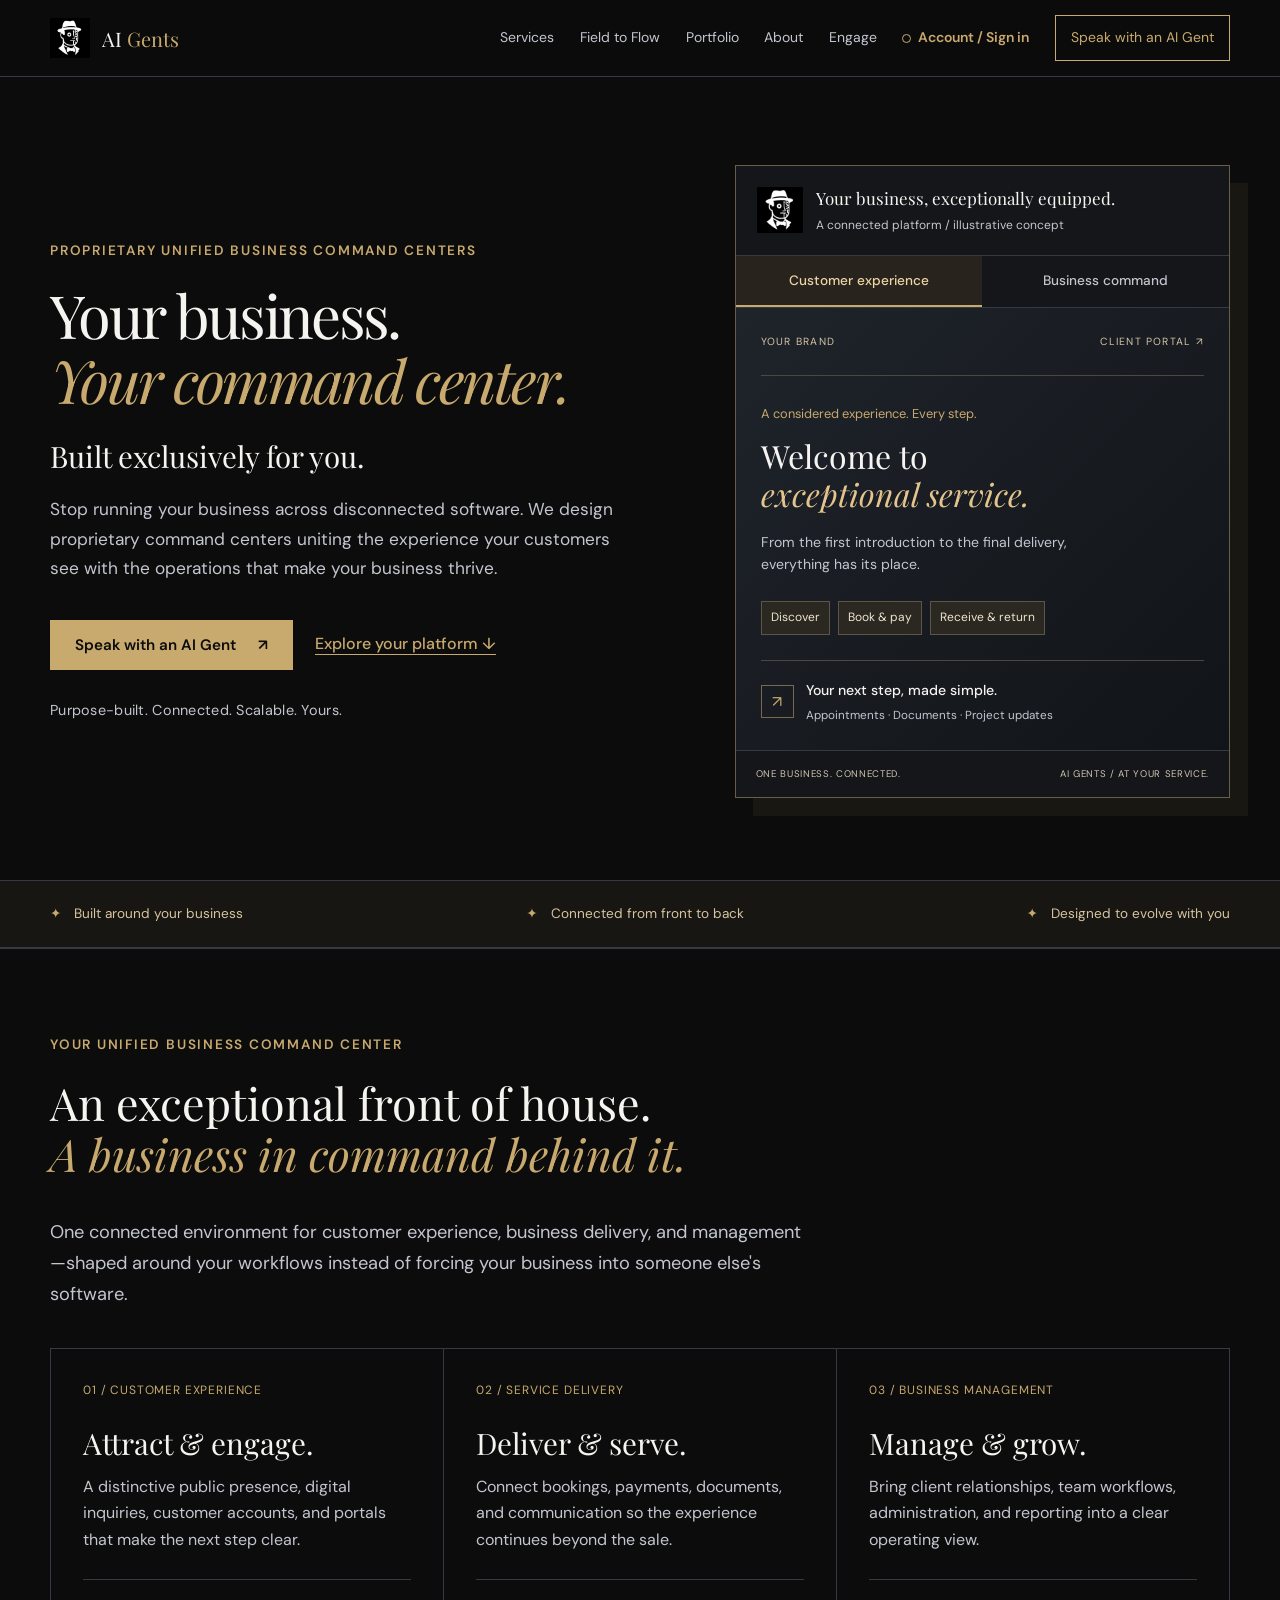
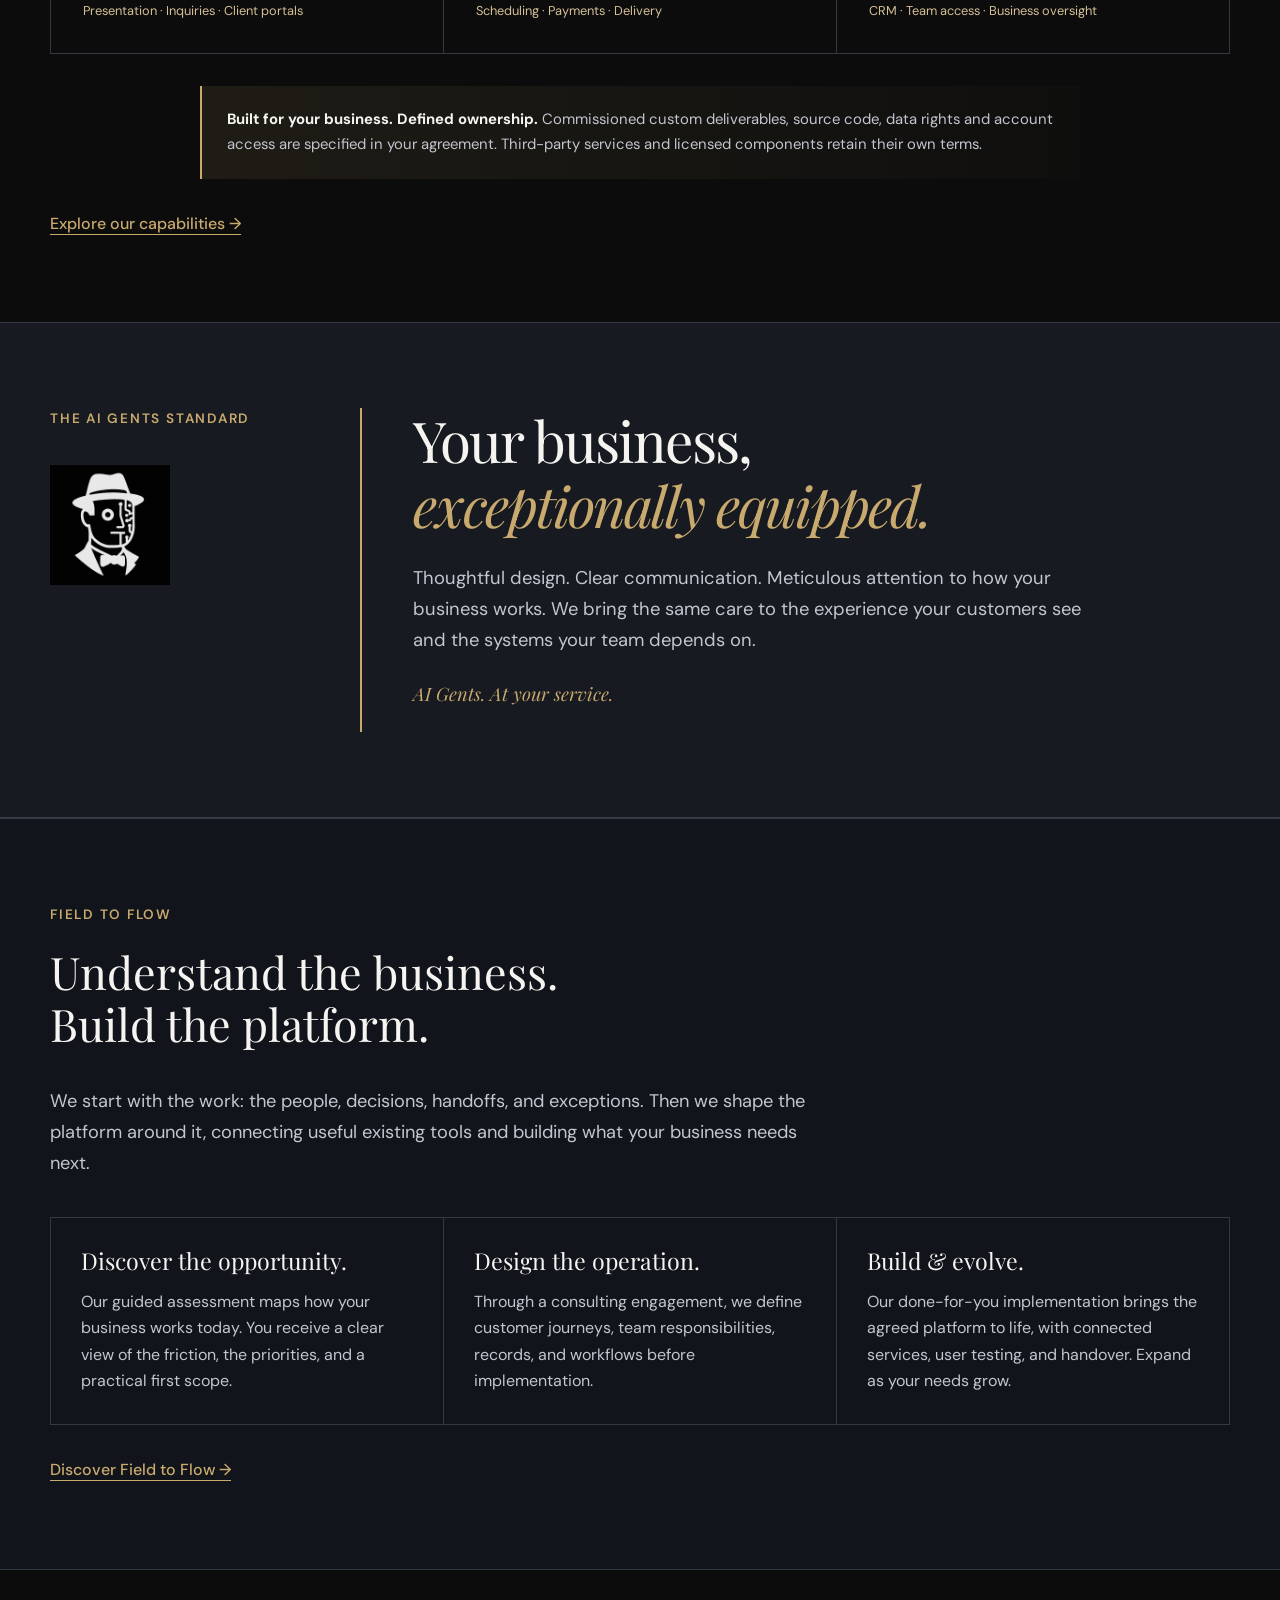
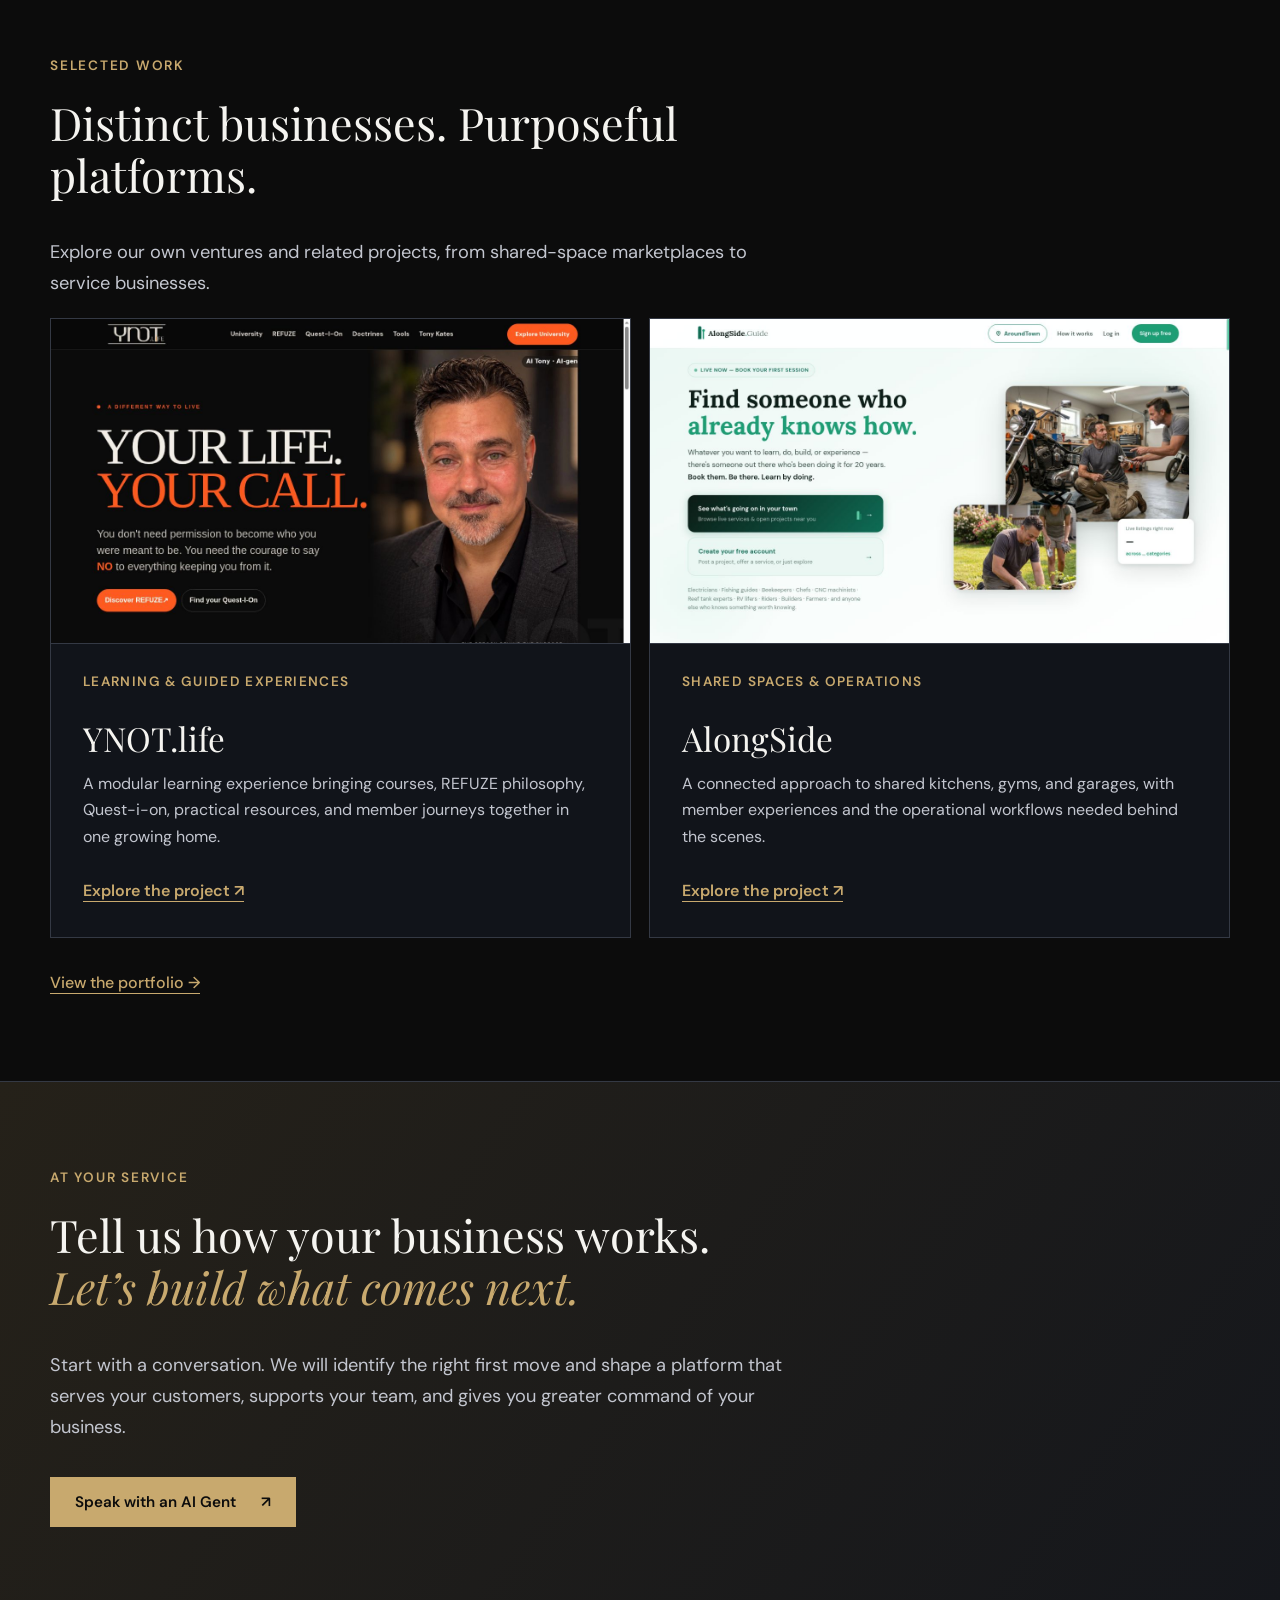
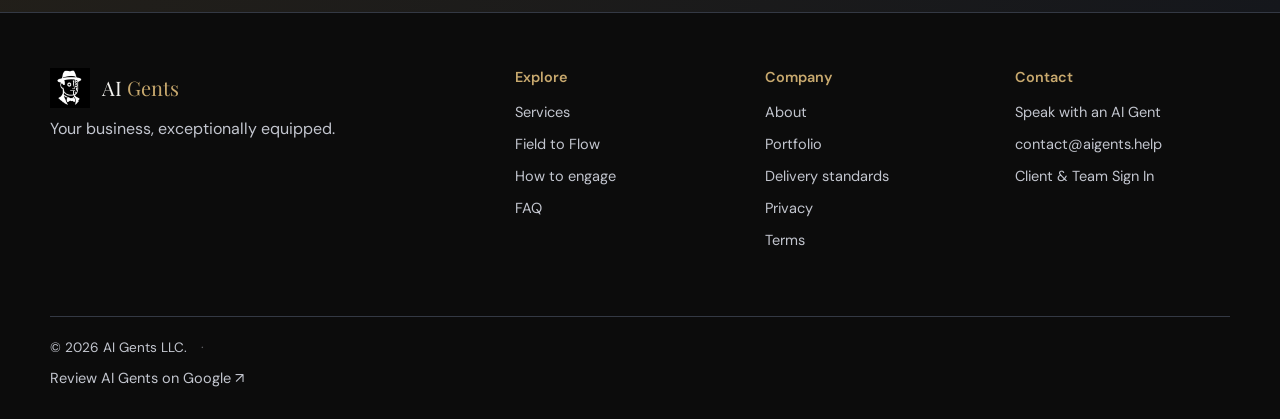
<file: index.html>
<!doctype html><html lang="en"><head><meta charset="utf-8"><meta name="viewport" content="width=device-width, initial-scale=1"><meta name="description" content="AI Gents builds proprietary Unified Business Command Centers tailored to your operations, connecting customer experience, workflows, CRM and business management."><link rel="canonical" href="https://aigents.help/"><meta property="og:type" content="website"><meta property="og:site_name" content="AI Gents"><meta property="og:url" content="https://aigents.help/"><meta property="og:title" content="AI Gents | Proprietary Business Platforms"><meta property="og:description" content="One intelligent environment, designed around your business. Custom command centers connecting client portals, delivery, CRM and operations."><meta property="og:image" content="https://aigents.help/images/ai-gents-social-preview.jpg"><meta property="og:image:secure_url" content="https://aigents.help/images/ai-gents-social-preview.jpg"><meta property="og:image:type" content="image/jpeg"><meta property="og:image:width" content="480"><meta property="og:image:height" content="252"><meta property="og:image:alt" content="AI Gents — Proprietary Business Platforms and AI Consulting"><meta name="twitter:card" content="summary_large_image"><meta name="twitter:title" content="AI Gents | Proprietary Business Platforms"><meta name="twitter:description" content="Your business. Your command center. Built exclusively for you."><meta name="twitter:image" content="https://aigents.help/images/ai-gents-social-preview.jpg"><title>AI Gents | Proprietary Business Platforms</title><link rel="icon" type="image/png" href="images/logo-white.png"><link rel="preconnect" href="https://fonts.googleapis.com"><link rel="preconnect" href="https://fonts.gstatic.com" crossorigin><link href="https://fonts.googleapis.com/css2?family=Playfair+Display:ital,wght@0,400;0,500;0,600;1,400&family=DM+Sans:wght@400;500;600&display=swap" rel="stylesheet"><link rel="stylesheet" href="css/style.css"></head><body class="platform-home"><nav class="site-nav" aria-label="Main navigation"><div class="wrap nav-inner"><a class="brand" href="index.html"><img src="images/logo-white.png" alt="" width="40" height="40"><span>AI <em>Gents</em></span></a><button class="menu-toggle" type="button" aria-label="Open menu" aria-expanded="false" aria-controls="site-links"><span></span><span></span><span></span></button><div class="nav-links" id="site-links"><a href="capabilities.html">Services</a><a href="operations.html">Field to Flow</a><a href="portfolio.html">Portfolio</a><a href="about.html">About</a><a href="engage.html">Engage</a><a class="nav-account" href="/office" aria-label="Sign in to your AI Gents account">Account / Sign in</a><a class="nav-action" href="contact.html">Speak with an AI Gent</a></div></div></nav><main>
<header class="home-hero platform-hero"><div class="wrap hero-layout">
<div class="hero-copy"><p class="eyebrow">Proprietary Unified Business Command Centers</p>
<h1>Your business.<br><em>Your command center.</em></h1>
<p class="hero-promise">Built exclusively for you.</p>
<p class="lede">Stop running your business across disconnected software. We design proprietary command centers uniting the experience your customers see with the operations that make your business thrive.</p>
<div class="hero-actions"><a class="button" href="contact.html?service=platform">Speak with an AI Gent <span aria-hidden="true">↗</span></a><a class="text-link" href="#your-platform">Explore your platform ↓</a></div>
<p class="hero-aside">Purpose-built. Connected. Scalable. Yours.</p></div>
<div class="platform-preview" aria-label="Illustrative business platform concept">
<div class="platform-masthead"><img src="images/logo-white.png" alt="" width="46" height="46"><div><span class="platform-label">Your business, exceptionally equipped.</span><span class="platform-caption">A connected platform / illustrative concept</span></div></div>
<div class="platform-switch" role="group" aria-label="Explore the platform"><button class="platform-view active" type="button" data-platform-view="customer" aria-pressed="true">Customer experience</button><button class="platform-view" type="button" data-platform-view="business" aria-pressed="false">Business command</button></div>
<div class="platform-screen" id="platform-customer"><div class="screen-top"><span>YOUR BRAND</span><span>CLIENT PORTAL <span aria-hidden="true">↗</span></span></div><p class="screen-eyebrow">A considered experience. Every step.</p><h2>Welcome to<br><em>exceptional service.</em></h2><p>From the first introduction to the final delivery, everything has its place.</p><div class="client-steps"><span>Discover</span><span>Book &amp; pay</span><span>Receive &amp; return</span></div><div class="portal-line"><span class="portal-symbol" aria-hidden="true">↗</span><div><strong>Your next step, made simple.</strong><span>Appointments · Documents · Project updates</span></div></div></div>
<div class="platform-screen" id="platform-business" hidden><div class="screen-top"><span>YOUR OPERATIONS</span><span>OWNER WORKSPACE</span></div><p class="screen-eyebrow">Clarity behind every customer experience.</p><h2>Your business.<br><em>In command.</em></h2><p>Bring relationships, delivery, and daily decisions into a shared workspace.</p><div class="command-modules"><div><span>01</span><strong>Relationships</strong><small>CRM &amp; client records</small></div><div><span>02</span><strong>Delivery</strong><small>Bookings &amp; workflows</small></div><div><span>03</span><strong>Management</strong><small>Payments &amp; reporting</small></div></div><div class="portal-line"><span class="portal-symbol" aria-hidden="true">✓</span><div><strong>The right access for every role.</strong><span>Owners · Teams · Customers</span></div></div></div>
<div class="platform-preview-footer"><span>ONE BUSINESS. CONNECTED.</span><span>AI GENTS / AT YOUR SERVICE.</span></div></div>
</div></header>
<section class="platform-principles" aria-label="Our approach"><div class="wrap"><span>Built around your business</span><span>Connected from front to back</span><span>Designed to evolve with you</span></div></section>
<section class="section" id="your-platform"><div class="wrap"><p class="eyebrow">Your Unified Business Command Center</p><h2>An exceptional front of house.<br><em>A business in command behind it.</em></h2><p class="section-lede">One connected environment for customer experience, business delivery, and management—shaped around your workflows instead of forcing your business into someone else's software.</p><div class="cards platform-capabilities">
<article class="card"><span class="capability-number">01 / CUSTOMER EXPERIENCE</span><h3>Attract &amp; engage.</h3><p>A distinctive public presence, digital inquiries, customer accounts, and portals that make the next step clear.</p><span class="capability-detail">Presentation · Inquiries · Client portals</span></article>
<article class="card"><span class="capability-number">02 / SERVICE DELIVERY</span><h3>Deliver &amp; serve.</h3><p>Connect bookings, payments, documents, and communication so the experience continues beyond the sale.</p><span class="capability-detail">Scheduling · Payments · Delivery</span></article>
<article class="card"><span class="capability-number">03 / BUSINESS MANAGEMENT</span><h3>Manage &amp; grow.</h3><p>Bring client relationships, team workflows, administration, and reporting into a clear operating view.</p><span class="capability-detail">CRM · Team access · Business oversight</span></article></div>
<p class="ownership-note"><strong>Built for your business. Defined ownership.</strong> Commissioned custom deliverables, source code, data rights and account access are specified in your agreement. Third-party services and licensed components retain their own terms.</p><p class="after-cards"><a class="text-link" href="capabilities.html">Explore our capabilities →</a></p></div></section>
<section class="section point-of-view"><div class="wrap point-layout"><div><p class="eyebrow">The AI Gents standard</p><img class="gentleman-seal" src="images/logo-white.png" alt="AI Gents gentleman mark" width="120" height="120" loading="lazy"></div><div><h2>Your business,<br><em>exceptionally equipped.</em></h2><p>Thoughtful design. Clear communication. Meticulous attention to how your business works. We bring the same care to the experience your customers see and the systems your team depends on.</p><p class="gentleman-signoff">AI Gents. At your service.</p></div></div></section>
<section class="section muted"><div class="wrap"><p class="eyebrow">Field to Flow</p><h2>Understand the business.<br>Build the platform.</h2><p class="section-lede">We start with the work: the people, decisions, handoffs, and exceptions. Then we shape the platform around it, connecting useful existing tools and building what your business needs next.</p><div class="cards">
<article class="card"><h3>Discover the opportunity.</h3><p>Our guided assessment maps how your business works today. You receive a clear view of the friction, the priorities, and a practical first scope.</p></article>
<article class="card"><h3>Design the operation.</h3><p>Through a consulting engagement, we define customer journeys, team responsibilities, records, and workflows before implementation.</p></article>
<article class="card"><h3>Build &amp; evolve.</h3><p>Our done-for-you implementation brings the agreed platform to life, with connected services, user testing, and handover. Expand as your needs grow.</p></article></div><p class="after-cards"><a class="text-link" href="operations.html">Discover Field to Flow →</a></p></div></section>
<section class="section portfolio-feature"><div class="wrap"><p class="eyebrow">Selected work</p><h2>Distinct businesses. Purposeful platforms.</h2><p class="section-lede">Explore our own ventures and related projects, from shared-space marketplaces to service businesses.</p><div class="portfolio-grid">
<a class="project-card" href="https://www.ynot.life/" target="_blank" rel="noopener noreferrer"><img class="project-thumb" src="images/portfolio/ynot-home.jpg" alt="YNOT.life homepage preview" width="1348" height="926" loading="lazy"><span class="project-type">Learning &amp; guided experiences</span><h3>YNOT.life</h3><p>A modular learning experience bringing courses, REFUZE philosophy, Quest-i-on, practical resources, and member journeys together in one growing home.</p><span class="project-link">Explore the project ↗</span></a>
<a class="project-card" href="https://alongside.guide/" target="_blank" rel="noopener noreferrer"><img class="project-thumb" src="images/portfolio/alongside-home.jpg" alt="AlongSide homepage preview" width="1358" height="933" loading="lazy"><span class="project-type">Shared spaces &amp; operations</span><h3>AlongSide</h3><p>A connected approach to shared kitchens, gyms, and garages, with member experiences and the operational workflows needed behind the scenes.</p><span class="project-link">Explore the project ↗</span></a></div><p class="after-cards"><a class="text-link" href="portfolio.html">View the portfolio →</a></p></div></section>
<section class="section cta-section"><div class="wrap"><p class="eyebrow">At your service</p><h2>Tell us how your business works.<br><em>Let’s build what comes next.</em></h2><p class="section-lede">Start with a conversation. We will identify the right first move and shape a platform that serves your customers, supports your team, and gives you greater command of your business.</p><a class="button" href="contact.html?service=platform">Speak with an AI Gent <span aria-hidden="true">↗</span></a></div></section>
</main><footer class="footer"><div class="wrap footer-grid"><div><a class="brand" href="index.html"><img src="images/logo-white.png" alt="" width="40" height="40"><span>AI <em>Gents</em></span></a><p>Your business, exceptionally equipped.</p></div><div><h2>Explore</h2><a href="capabilities.html">Services</a><a href="operations.html">Field to Flow</a><a href="engage.html">How to engage</a><a href="faq.html">FAQ</a></div><div><h2>Company</h2><a href="about.html">About</a><a href="portfolio.html">Portfolio</a><a href="work.html">Delivery standards</a><a href="privacy.html">Privacy</a><a href="terms.html">Terms</a></div><div><h2>Contact</h2><a href="contact.html">Speak with an AI Gent</a><a href="mailto:contact@aigents.help">contact@aigents.help</a><a href="/office" aria-label="Sign in to the AI Gents client portal">Client &amp; Team Sign In</a></div></div><div class="wrap footer-bottom">© 2026 AI Gents LLC. <span aria-hidden="true" style="padding:0 10px;opacity:.45">·</span><a href="https://g.page/r/CUCgqwaMYOIwEAI/review" target="_blank" rel="noopener noreferrer" aria-label="Leave a Google review for AI Gents">Review AI Gents on Google ↗</a></div></footer><script type="module" src="/js/site-account.js"></script><script src="js/main.js" defer></script></body></html>
</file>
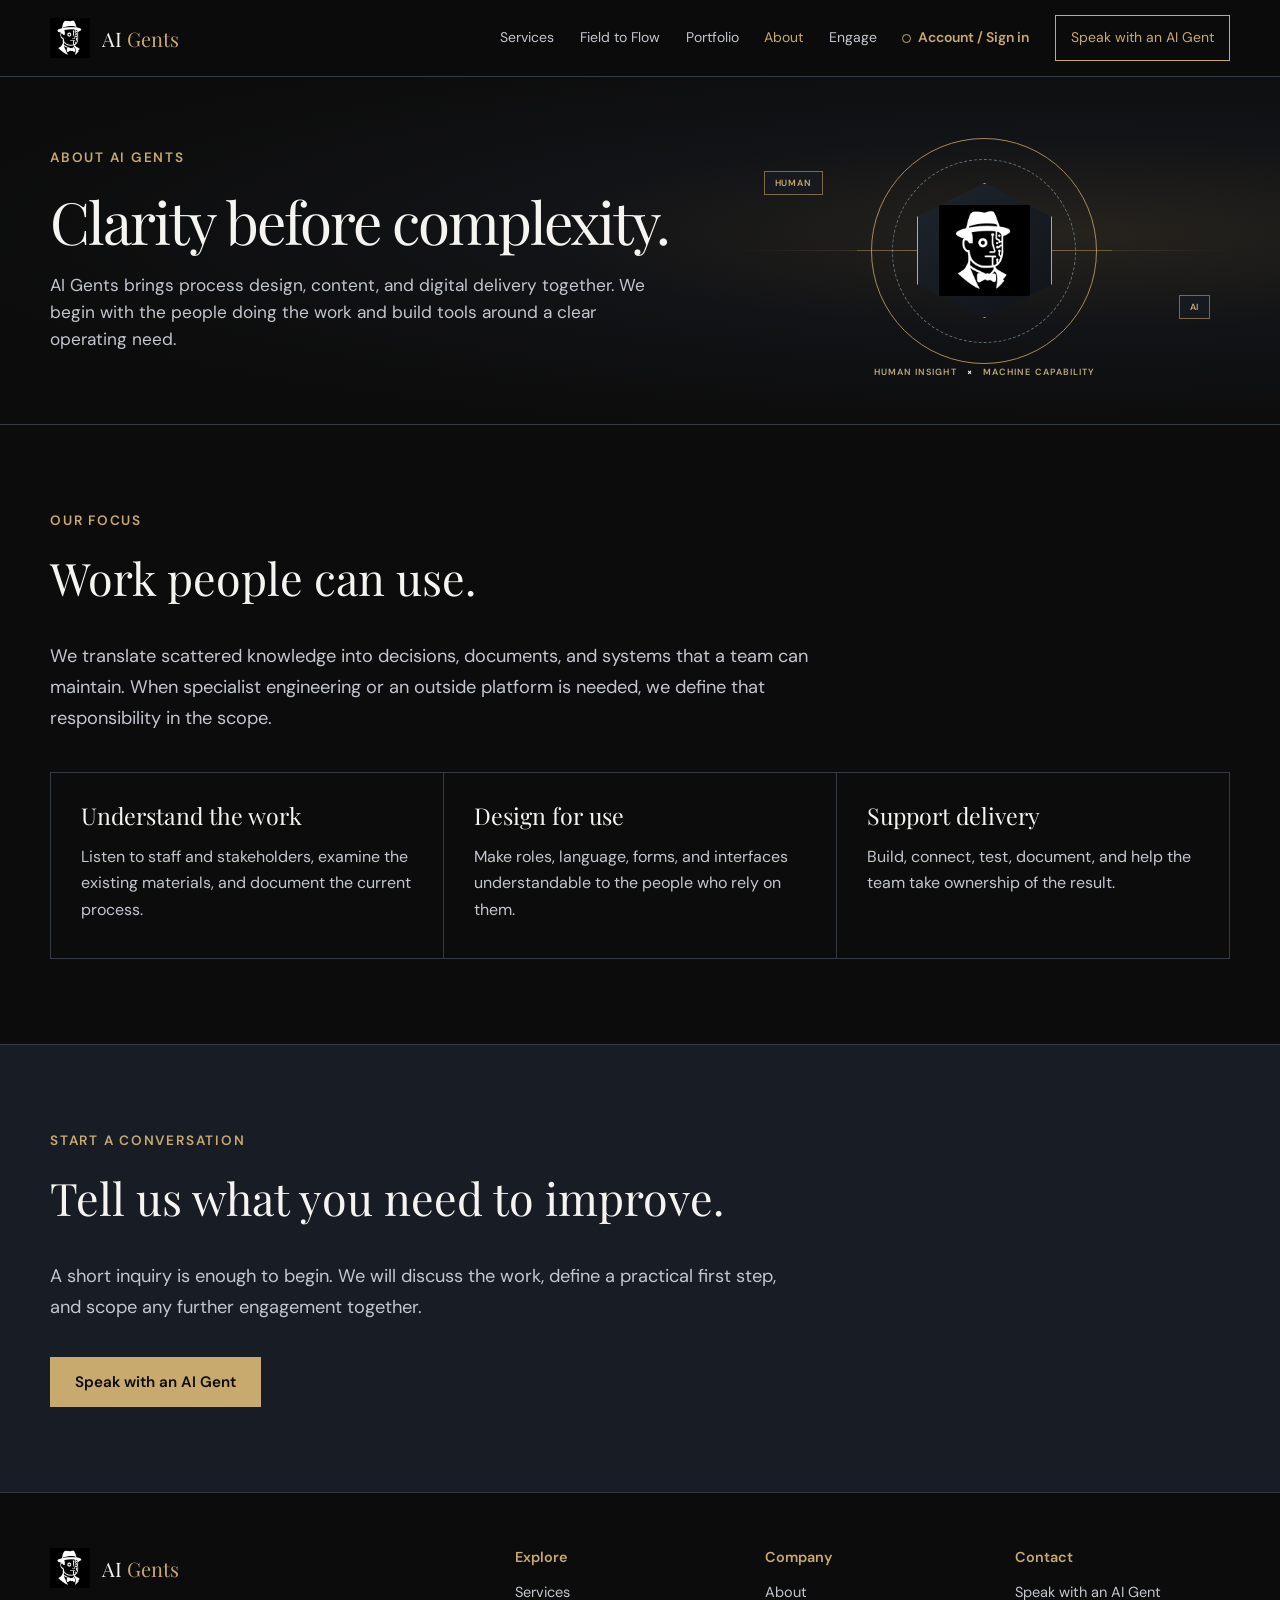
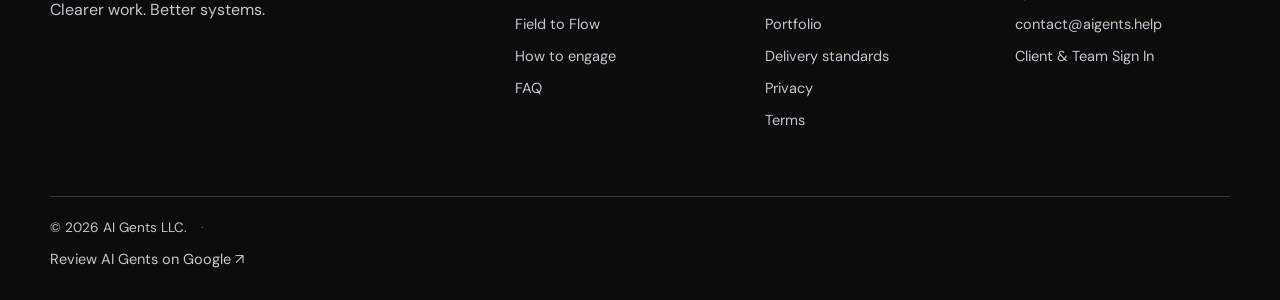
<file: about.html>
<!doctype html><html lang="en"><head><meta charset="utf-8"><meta name="viewport" content="width=device-width, initial-scale=1"><meta name="description" content="AI Gents helps organizations develop clearer workflows, communication, websites, and digital systems."><title>About | AI Gents</title><link rel="icon" type="image/png" href="images/logo-white.png"><link rel="preconnect" href="https://fonts.googleapis.com"><link rel="preconnect" href="https://fonts.gstatic.com" crossorigin><link href="https://fonts.googleapis.com/css2?family=Playfair+Display:ital,wght@0,400;0,500;0,600;1,400&family=DM+Sans:wght@400;500;600&display=swap" rel="stylesheet"><link rel="stylesheet" href="css/style.css"></head><body><nav class="site-nav" aria-label="Main navigation"><div class="wrap nav-inner"><a class="brand" href="index.html"><img src="images/logo-white.png" alt="" width="40" height="40"><span>AI <em>Gents</em></span></a><button class="menu-toggle" type="button" aria-label="Open menu" aria-expanded="false" aria-controls="site-links"><span></span><span></span><span></span></button><div class="nav-links" id="site-links"><a href="capabilities.html">Services</a><a href="operations.html">Field to Flow</a><a href="portfolio.html">Portfolio</a><a href="about.html">About</a><a href="engage.html">Engage</a><a class="nav-account" href="/office" aria-label="Sign in to your AI Gents account">Account / Sign in</a><a class="nav-action" href="contact.html">Speak with an AI Gent</a></div></div></nav><main><header class="page-head wrap editorial-hero hero-about"><div class="hero-copy-block"><p class="eyebrow">About AI Gents</p><h1>Clarity before complexity.</h1><p class="lede">AI Gents brings process design, content, and digital delivery together. We begin with the people doing the work and build tools around a clear operating need.</p></div><div class="hero-exhibit exhibit-identity" aria-hidden="true"><div class="identity-orbit orbit-one"></div><div class="identity-orbit orbit-two"></div><div class="identity-axis axis-x"></div><div class="identity-axis axis-y"></div><div class="identity-portrait"><img src="images/logo-white.png" alt=""></div><span class="identity-node id-node-one">HUMAN</span><span class="identity-node id-node-two">AI</span><div class="identity-signature">HUMAN INSIGHT <b>×</b> MACHINE CAPABILITY</div></div></header><section class="section "><div class="wrap"><p class="eyebrow">Our focus</p><h2>Work people can use.</h2><p class="section-lede">We translate scattered knowledge into decisions, documents, and systems that a team can maintain. When specialist engineering or an outside platform is needed, we define that responsibility in the scope.</p><div class="cards"><article class="card"><h3>Understand the work</h3><p>Listen to staff and stakeholders, examine the existing materials, and document the current process.</p></article><article class="card"><h3>Design for use</h3><p>Make roles, language, forms, and interfaces understandable to the people who rely on them.</p></article><article class="card"><h3>Support delivery</h3><p>Build, connect, test, document, and help the team take ownership of the result.</p></article></div></div></section><section class="section cta-section"><div class="wrap"><p class="eyebrow">Start a conversation</p><h2>Tell us what you need to improve.</h2><p class="section-lede">A short inquiry is enough to begin. We will discuss the work, define a practical first step, and scope any further engagement together.</p><a class="button" href="contact.html">Speak with an AI Gent</a></div></section></main><footer class="footer"><div class="wrap footer-grid"><div><a class="brand" href="index.html"><img src="images/logo-white.png" alt="" width="40" height="40"><span>AI <em>Gents</em></span></a><p>Clearer work. Better systems.</p></div><div><h2>Explore</h2><a href="capabilities.html">Services</a><a href="operations.html">Field to Flow</a><a href="engage.html">How to engage</a><a href="faq.html">FAQ</a></div><div><h2>Company</h2><a href="about.html">About</a><a href="portfolio.html">Portfolio</a><a href="work.html">Delivery standards</a><a href="privacy.html">Privacy</a><a href="terms.html">Terms</a></div><div><h2>Contact</h2><a href="contact.html">Speak with an AI Gent</a><a href="mailto:contact@aigents.help">contact@aigents.help</a><a href="/office" aria-label="Sign in to the AI Gents client portal">Client &amp; Team Sign In</a></div></div><div class="wrap footer-bottom">© 2026 AI Gents LLC. <span aria-hidden="true" style="padding:0 10px;opacity:.45">·</span><a href="https://g.page/r/CUCgqwaMYOIwEAI/review" target="_blank" rel="noopener noreferrer" aria-label="Leave a Google review for AI Gents">Review AI Gents on Google ↗</a></div></footer><script type="module" src="/js/site-account.js"></script><script src="js/main.js" defer></script></body></html>
</file>
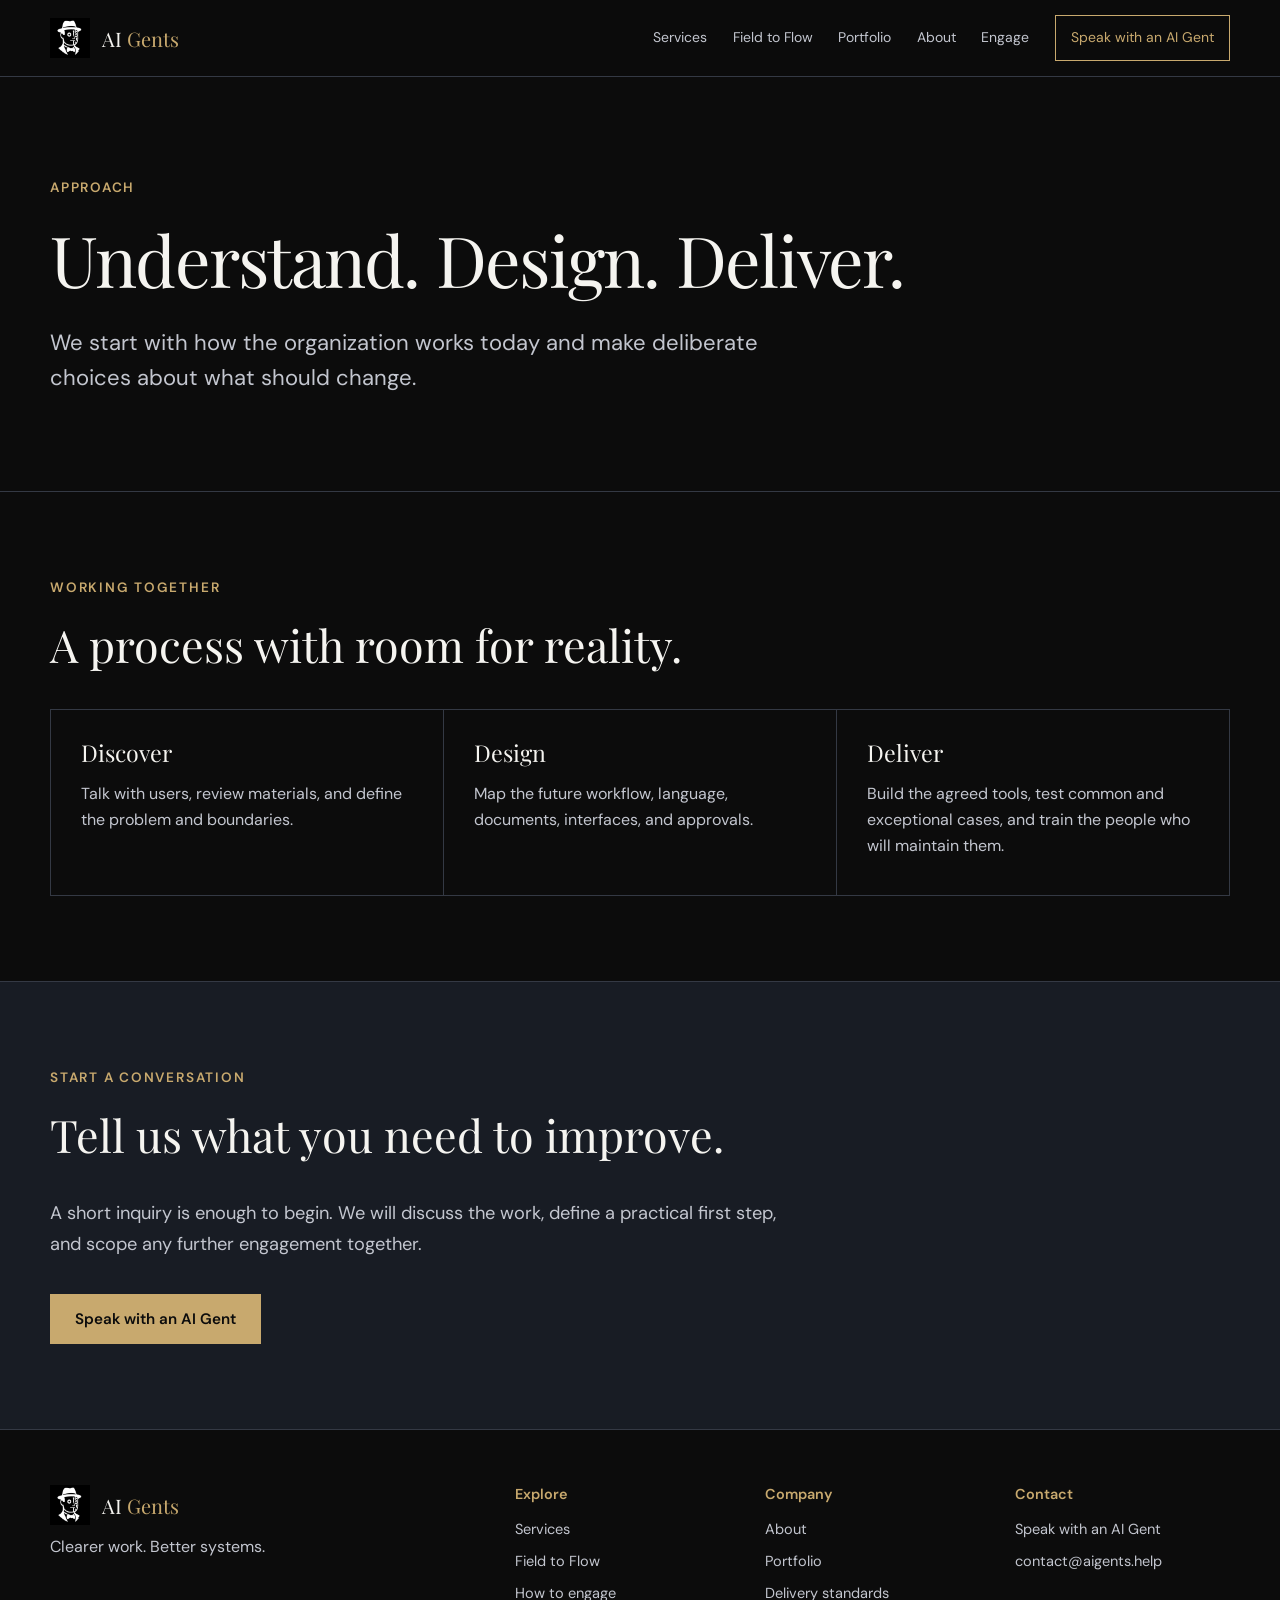
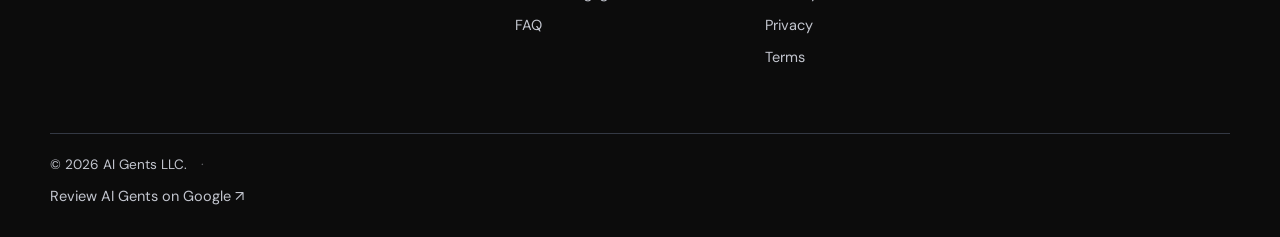
<file: approach.html>
<!doctype html><html lang="en"><head><meta charset="utf-8"><meta name="viewport" content="width=device-width, initial-scale=1"><meta name="description" content="A practical approach to discovery, process design, digital implementation, and handover."><title>Approach | AI Gents</title><link rel="icon" type="image/png" href="images/logo-white.png"><link rel="preconnect" href="https://fonts.googleapis.com"><link rel="preconnect" href="https://fonts.gstatic.com" crossorigin><link href="https://fonts.googleapis.com/css2?family=Playfair+Display:ital,wght@0,400;0,500;0,600;1,400&family=DM+Sans:wght@400;500;600&display=swap" rel="stylesheet"><link rel="stylesheet" href="css/style.css"></head><body><nav class="site-nav" aria-label="Main navigation"><div class="wrap nav-inner"><a class="brand" href="index.html"><img src="images/logo-white.png" alt="" width="40" height="40"><span>AI <em>Gents</em></span></a><button class="menu-toggle" type="button" aria-label="Open menu" aria-expanded="false" aria-controls="site-links"><span></span><span></span><span></span></button><div class="nav-links" id="site-links"><a href="capabilities.html">Services</a><a href="operations.html">Field to Flow</a><a href="portfolio.html">Portfolio</a><a href="about.html">About</a><a href="engage.html">Engage</a><a class="nav-action" href="contact.html">Speak with an AI Gent</a></div></div></nav><main><header class="page-head wrap"><p class="eyebrow">Approach</p><h1>Understand. Design. Deliver.</h1><p class="lede">We start with how the organization works today and make deliberate choices about what should change.</p></header><section class="section "><div class="wrap"><p class="eyebrow">Working together</p><h2>A process with room for reality.</h2><div class="cards"><article class="card"><h3>Discover</h3><p>Talk with users, review materials, and define the problem and boundaries.</p></article><article class="card"><h3>Design</h3><p>Map the future workflow, language, documents, interfaces, and approvals.</p></article><article class="card"><h3>Deliver</h3><p>Build the agreed tools, test common and exceptional cases, and train the people who will maintain them.</p></article></div></div></section><section class="section cta-section"><div class="wrap"><p class="eyebrow">Start a conversation</p><h2>Tell us what you need to improve.</h2><p class="section-lede">A short inquiry is enough to begin. We will discuss the work, define a practical first step, and scope any further engagement together.</p><a class="button" href="contact.html">Speak with an AI Gent</a></div></section></main><footer class="footer"><div class="wrap footer-grid"><div><a class="brand" href="index.html"><img src="images/logo-white.png" alt="" width="40" height="40"><span>AI <em>Gents</em></span></a><p>Clearer work. Better systems.</p></div><div><h2>Explore</h2><a href="capabilities.html">Services</a><a href="operations.html">Field to Flow</a><a href="engage.html">How to engage</a><a href="faq.html">FAQ</a></div><div><h2>Company</h2><a href="about.html">About</a><a href="portfolio.html">Portfolio</a><a href="work.html">Delivery standards</a><a href="privacy.html">Privacy</a><a href="terms.html">Terms</a></div><div><h2>Contact</h2><a href="contact.html">Speak with an AI Gent</a><a href="mailto:contact@aigents.help">contact@aigents.help</a></div></div><div class="wrap footer-bottom">© 2026 AI Gents LLC. <span aria-hidden="true" style="padding:0 10px;opacity:.45">·</span><a href="https://g.page/r/CUCgqwaMYOIwEAI/review" target="_blank" rel="noopener noreferrer" aria-label="Leave a Google review for AI Gents">Review AI Gents on Google ↗</a></div></footer><script src="js/main.js" defer></script></body></html>
</file>
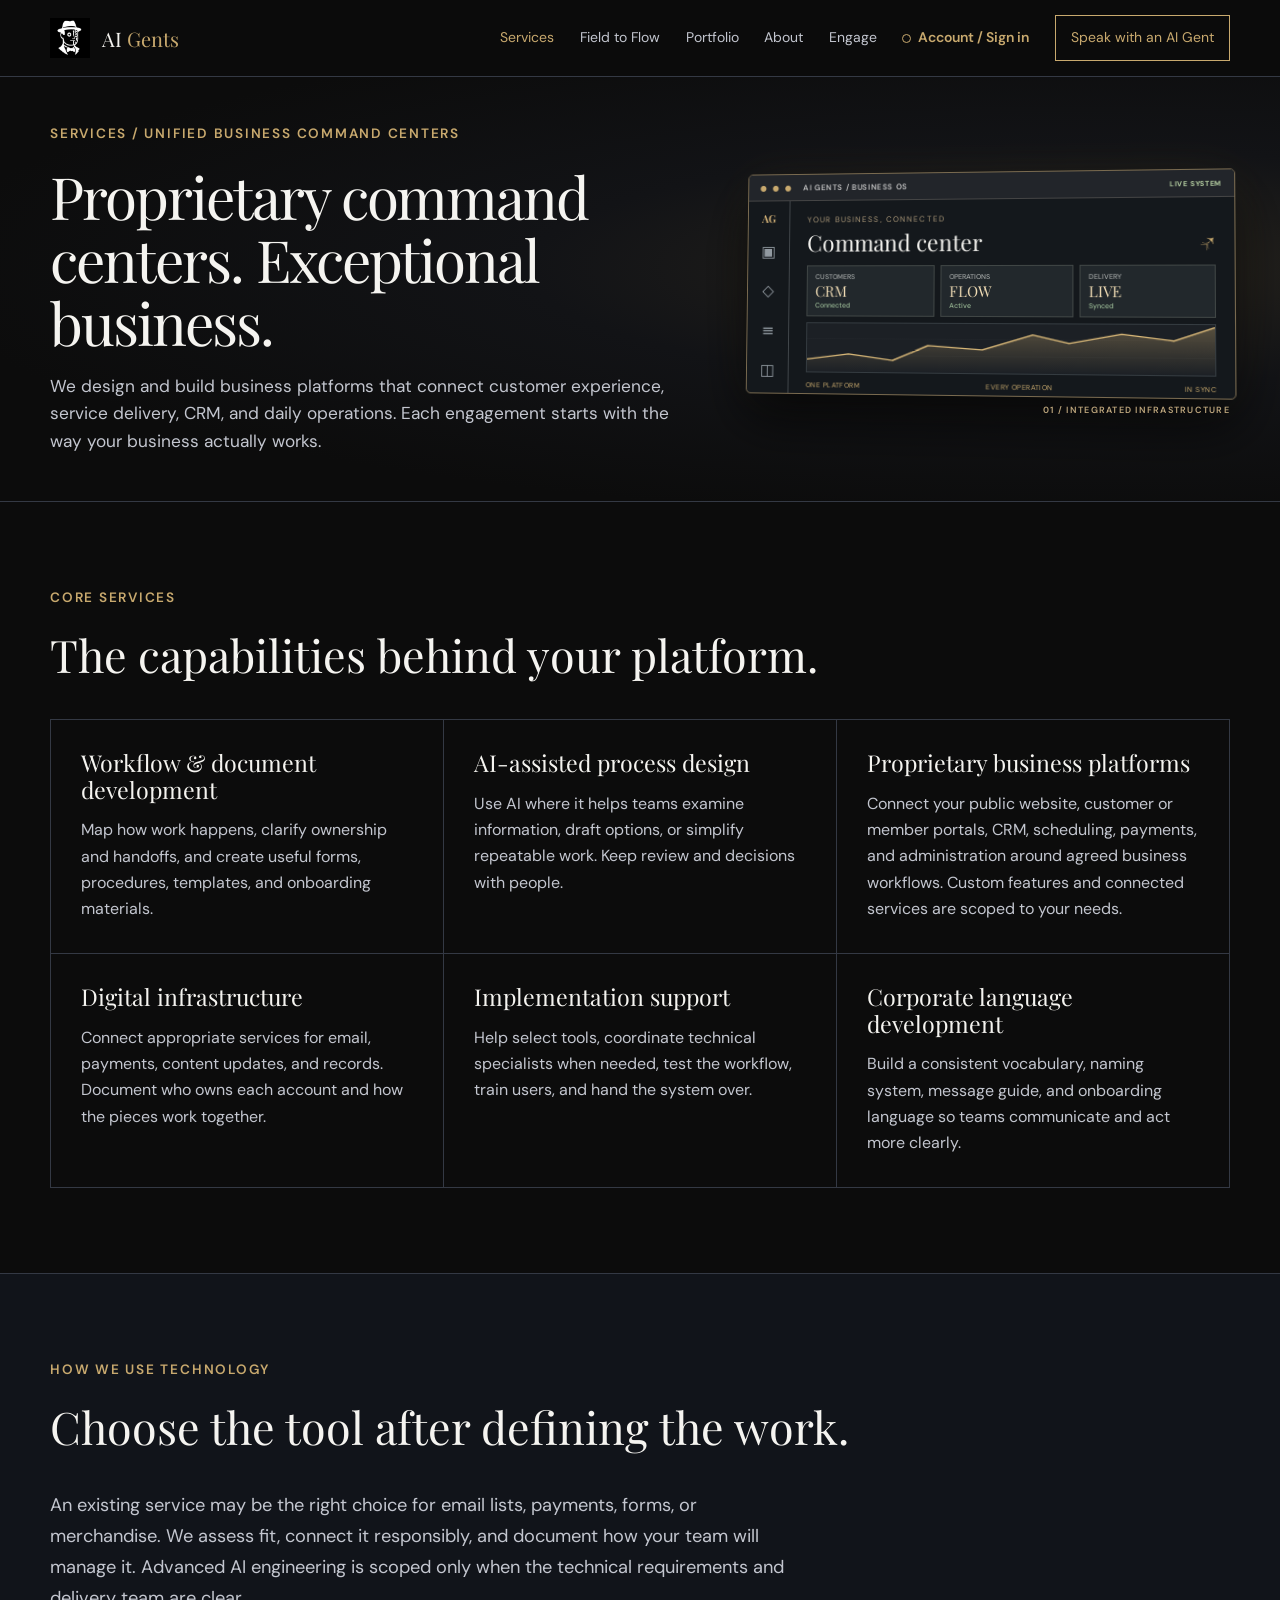
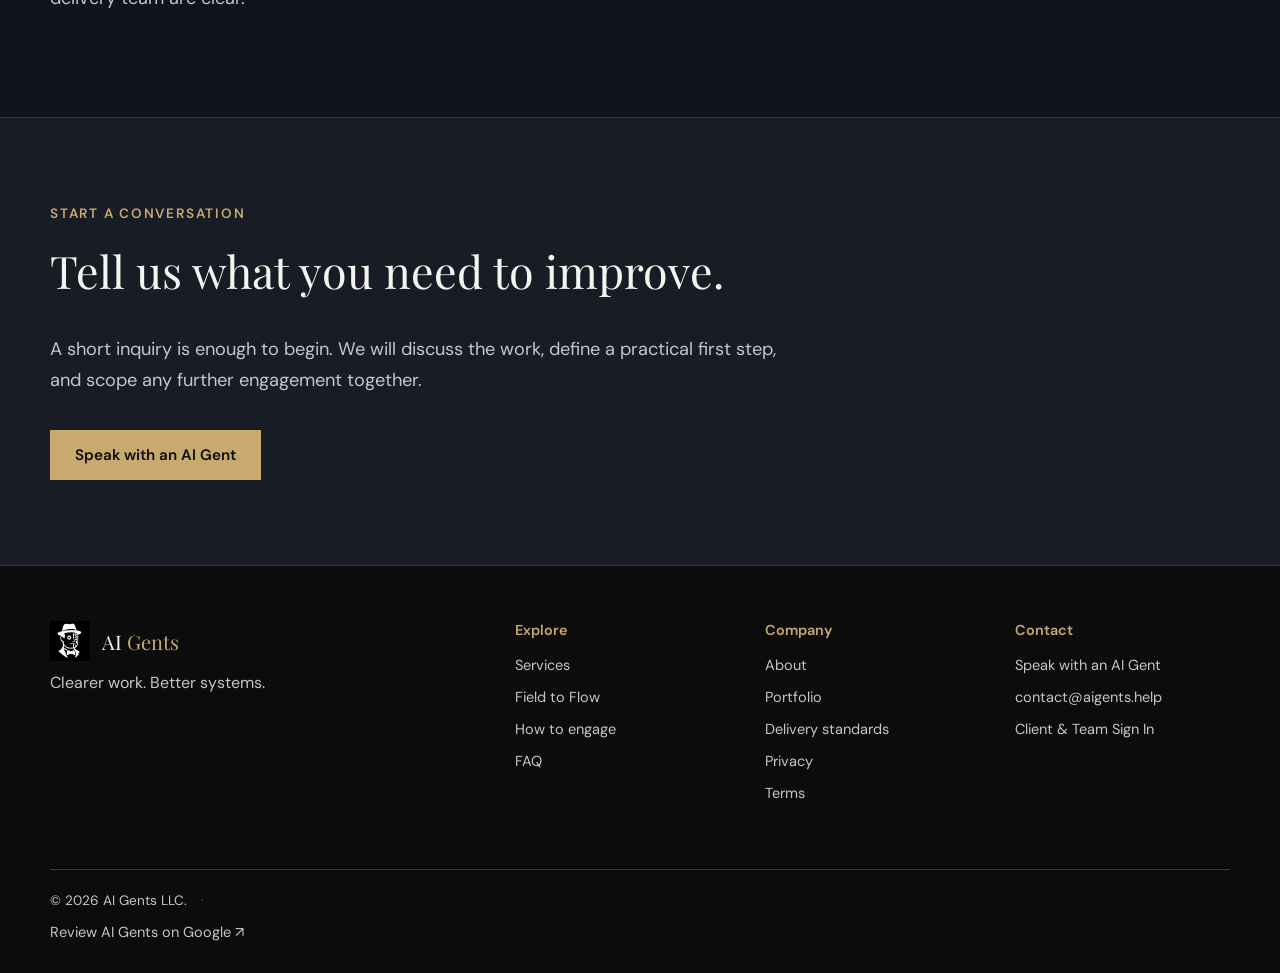
<file: capabilities.html>
<!doctype html><html lang="en"><head><meta charset="utf-8"><meta name="viewport" content="width=device-width, initial-scale=1"><meta name="description" content="Workflow and document development, AI-assisted process design, websites, portals, digital infrastructure, and implementation support."><title>Services | AI Gents</title><link rel="icon" type="image/png" href="images/logo-white.png"><link rel="preconnect" href="https://fonts.googleapis.com"><link rel="preconnect" href="https://fonts.gstatic.com" crossorigin><link href="https://fonts.googleapis.com/css2?family=Playfair+Display:ital,wght@0,400;0,500;0,600;1,400&family=DM+Sans:wght@400;500;600&display=swap" rel="stylesheet"><link rel="stylesheet" href="css/style.css"></head><body><nav class="site-nav" aria-label="Main navigation"><div class="wrap nav-inner"><a class="brand" href="index.html"><img src="images/logo-white.png" alt="" width="40" height="40"><span>AI <em>Gents</em></span></a><button class="menu-toggle" type="button" aria-label="Open menu" aria-expanded="false" aria-controls="site-links"><span></span><span></span><span></span></button><div class="nav-links" id="site-links"><a href="capabilities.html">Services</a><a href="operations.html">Field to Flow</a><a href="portfolio.html">Portfolio</a><a href="about.html">About</a><a href="engage.html">Engage</a><a class="nav-account" href="/office" aria-label="Sign in to your AI Gents account">Account / Sign in</a><a class="nav-action" href="contact.html">Speak with an AI Gent</a></div></div></nav><main><header class="page-head wrap editorial-hero hero-services"><div class="hero-copy-block"><p class="eyebrow">Services / Unified Business Command Centers</p><h1>Proprietary command centers. Exceptional business.</h1><p class="lede">We design and build business platforms that connect customer experience, service delivery, CRM, and daily operations. Each engagement starts with the way your business actually works.</p></div><div class="hero-exhibit exhibit-platform" aria-hidden="true"><div class="exhibit-browser"><div class="exhibit-chrome"><span class="chrome-dots">● ● ●</span><span>AI GENTS / BUSINESS OS</span><b>LIVE SYSTEM</b></div><div class="exhibit-dashboard"><div class="exhibit-side"><i>AG</i><span>▣</span><span>◇</span><span>≡</span><span>◫</span></div><div class="exhibit-main"><div class="exhibit-kicker">YOUR BUSINESS, CONNECTED</div><div class="exhibit-title">Command center <span>↗</span></div><div class="exhibit-stats"><div><small>CUSTOMERS</small><strong>CRM</strong><i>Connected</i></div><div><small>OPERATIONS</small><strong>FLOW</strong><i>Active</i></div><div><small>DELIVERY</small><strong>LIVE</strong><i>Synced</i></div></div><div class="exhibit-graph"><svg viewBox="0 0 340 78" preserveAspectRatio="none"><defs><linearGradient id="serviceFill" x1="0" y1="0" x2="0" y2="1"><stop stop-color="#c8a96e" stop-opacity=".34"/><stop offset="1" stop-color="#c8a96e" stop-opacity="0"/></linearGradient></defs><path d="M0 73 L0 58 L36 49 L74 59 L104 35 L150 41 L192 17 L222 30 L265 15 L307 25 L340 4 L340 78 L0 78Z" fill="url(#serviceFill)"/><path d="M0 58 L36 49 L74 59 L104 35 L150 41 L192 17 L222 30 L265 15 L307 25 L340 4" fill="none" stroke="#d9b878" stroke-width="2"/></svg></div><div class="exhibit-foot"><span>ONE PLATFORM</span><span>EVERY OPERATION</span><span>IN SYNC</span></div></div></div></div><span class="exhibit-index">01 / INTEGRATED INFRASTRUCTURE</span></div></header><section class="section "><div class="wrap"><p class="eyebrow">Core services</p><h2>The capabilities behind your platform.</h2><div class="cards"><article class="card"><h3>Workflow &amp; document development</h3><p>Map how work happens, clarify ownership and handoffs, and create useful forms, procedures, templates, and onboarding materials.</p></article><article class="card"><h3>AI-assisted process design</h3><p>Use AI where it helps teams examine information, draft options, or simplify repeatable work. Keep review and decisions with people.</p></article><article class="card"><h3>Proprietary business platforms</h3><p>Connect your public website, customer or member portals, CRM, scheduling, payments, and administration around agreed business workflows. Custom features and connected services are scoped to your needs.</p></article><article class="card"><h3>Digital infrastructure</h3><p>Connect appropriate services for email, payments, content updates, and records. Document who owns each account and how the pieces work together.</p></article><article class="card"><h3>Implementation support</h3><p>Help select tools, coordinate technical specialists when needed, test the workflow, train users, and hand the system over.</p></article><article class="card"><h3>Corporate language development</h3><p>Build a consistent vocabulary, naming system, message guide, and onboarding language so teams communicate and act more clearly.</p></article></div></div></section><section class="section muted"><div class="wrap"><p class="eyebrow">How we use technology</p><h2>Choose the tool after defining the work.</h2><p class="section-lede">An existing service may be the right choice for email lists, payments, forms, or merchandise. We assess fit, connect it responsibly, and document how your team will manage it. Advanced AI engineering is scoped only when the technical requirements and delivery team are clear.</p></div></section><section class="section cta-section"><div class="wrap"><p class="eyebrow">Start a conversation</p><h2>Tell us what you need to improve.</h2><p class="section-lede">A short inquiry is enough to begin. We will discuss the work, define a practical first step, and scope any further engagement together.</p><a class="button" href="contact.html">Speak with an AI Gent</a></div></section></main><footer class="footer"><div class="wrap footer-grid"><div><a class="brand" href="index.html"><img src="images/logo-white.png" alt="" width="40" height="40"><span>AI <em>Gents</em></span></a><p>Clearer work. Better systems.</p></div><div><h2>Explore</h2><a href="capabilities.html">Services</a><a href="operations.html">Field to Flow</a><a href="engage.html">How to engage</a><a href="faq.html">FAQ</a></div><div><h2>Company</h2><a href="about.html">About</a><a href="portfolio.html">Portfolio</a><a href="work.html">Delivery standards</a><a href="privacy.html">Privacy</a><a href="terms.html">Terms</a></div><div><h2>Contact</h2><a href="contact.html">Speak with an AI Gent</a><a href="mailto:contact@aigents.help">contact@aigents.help</a><a href="/office" aria-label="Sign in to the AI Gents client portal">Client &amp; Team Sign In</a></div></div><div class="wrap footer-bottom">© 2026 AI Gents LLC. <span aria-hidden="true" style="padding:0 10px;opacity:.45">·</span><a href="https://g.page/r/CUCgqwaMYOIwEAI/review" target="_blank" rel="noopener noreferrer" aria-label="Leave a Google review for AI Gents">Review AI Gents on Google ↗</a></div></footer><script type="module" src="/js/site-account.js"></script><script src="js/main.js" defer></script></body></html>
</file>
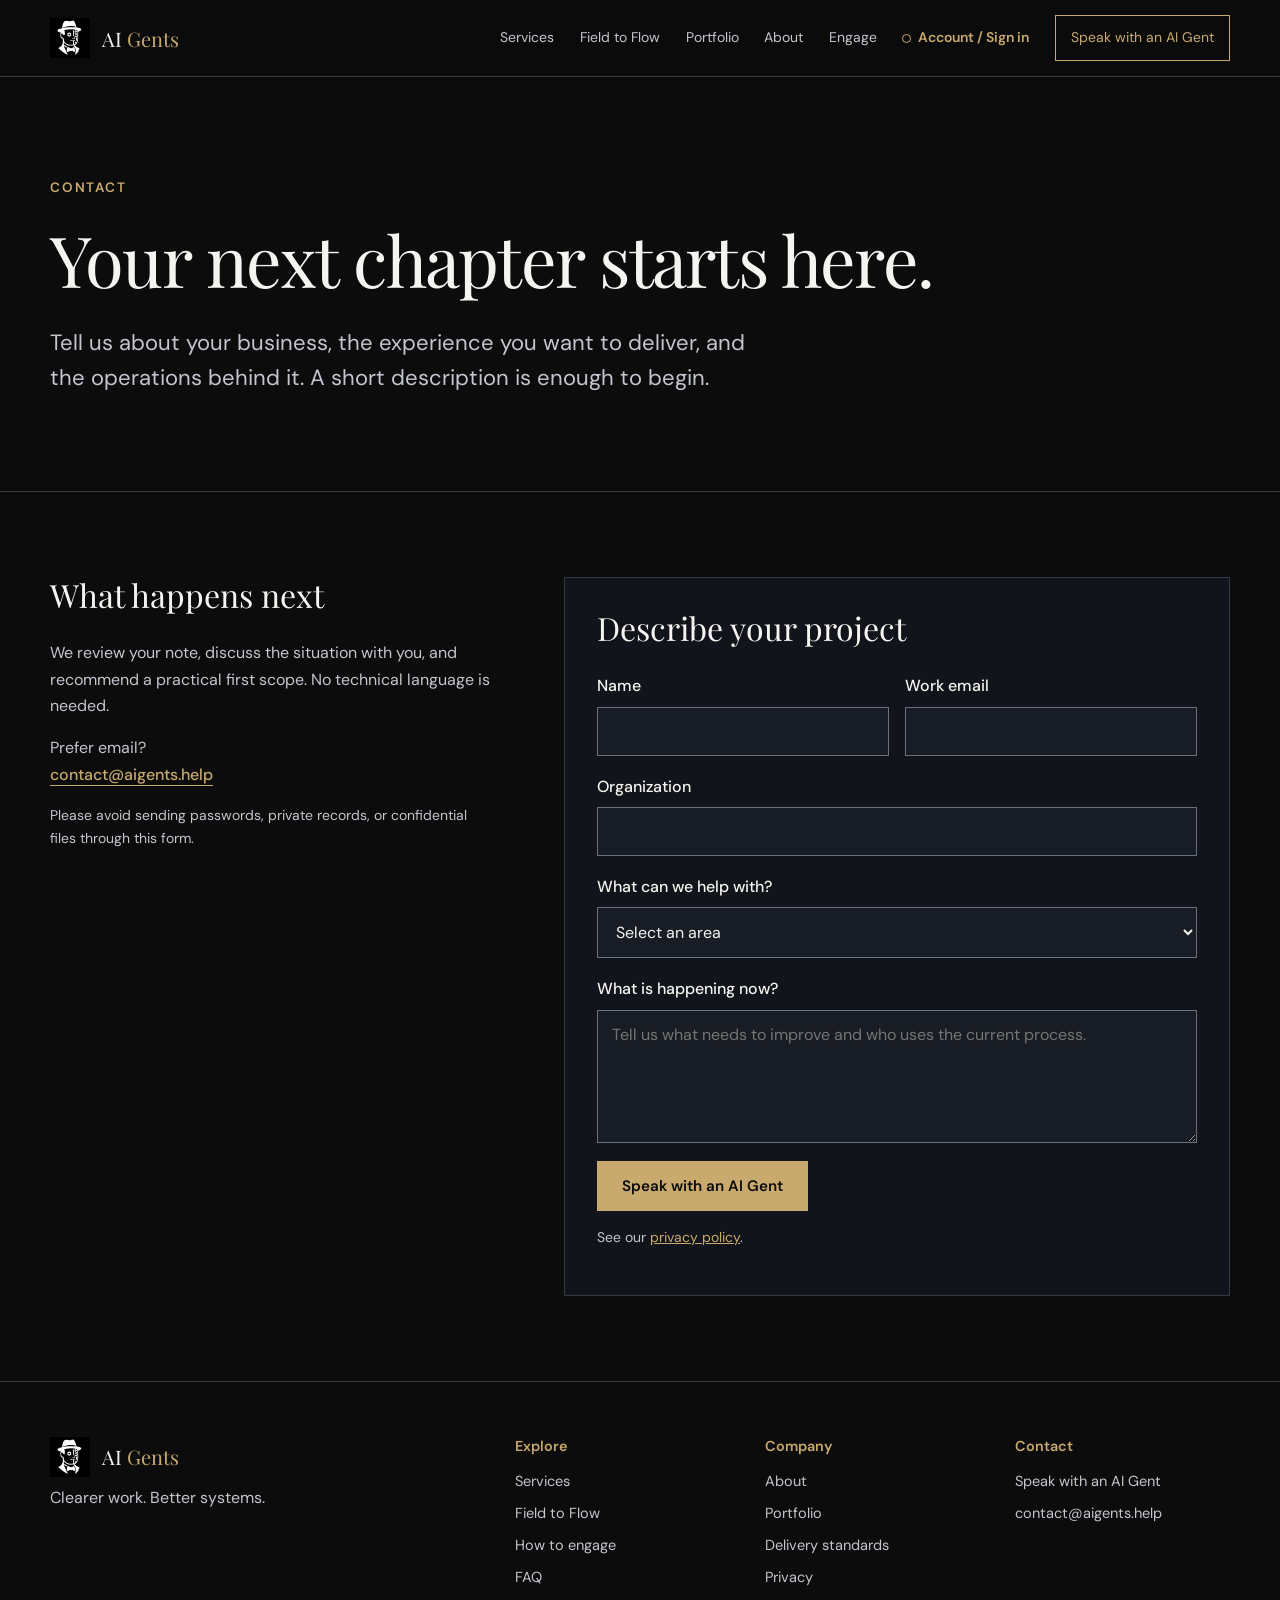
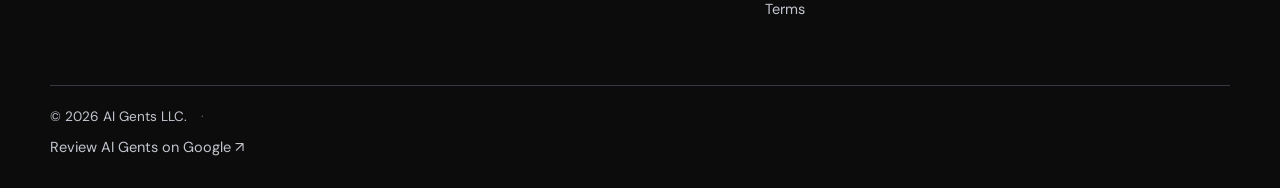
<file: contact.html>
<!doctype html><html lang="en"><head><meta charset="utf-8"><meta name="viewport" content="width=device-width, initial-scale=1"><meta name="description" content="Speak with an AI Gent about workflow, documents, websites, portals, and digital infrastructure."><title>Contact | AI Gents</title><link rel="icon" type="image/png" href="images/logo-white.png"><link rel="preconnect" href="https://fonts.googleapis.com"><link rel="preconnect" href="https://fonts.gstatic.com" crossorigin><link href="https://fonts.googleapis.com/css2?family=Playfair+Display:ital,wght@0,400;0,500;0,600;1,400&family=DM+Sans:wght@400;500;600&display=swap" rel="stylesheet"><link rel="stylesheet" href="css/style.css"></head><body><nav class="site-nav" aria-label="Main navigation"><div class="wrap nav-inner"><a class="brand" href="index.html"><img src="images/logo-white.png" alt="" width="40" height="40"><span>AI <em>Gents</em></span></a><button class="menu-toggle" type="button" aria-label="Open menu" aria-expanded="false" aria-controls="site-links"><span></span><span></span><span></span></button><div class="nav-links" id="site-links"><a href="capabilities.html">Services</a><a href="operations.html">Field to Flow</a><a href="portfolio.html">Portfolio</a><a href="about.html">About</a><a href="engage.html">Engage</a><a class="nav-account" href="/office" aria-label="Sign in to your AI Gents account">Account / Sign in</a><a class="nav-action" href="contact.html">Speak with an AI Gent</a></div></div></nav><main><header class="page-head wrap"><p class="eyebrow">Contact</p><h1>Your next chapter starts here.</h1><p class="lede">Tell us about your business, the experience you want to deliver, and the operations behind it. A short description is enough to begin.</p></header><section class="section contact-section"><div class="wrap contact-grid"><div><h2>What happens next</h2><p>We review your note, discuss the situation with you, and recommend a practical first scope. No technical language is needed.</p><p>Prefer email?<br><a class="text-link" href="mailto:contact@aigents.help">contact@aigents.help</a></p><p class="quiet">Please avoid sending passwords, private records, or confidential files through this form.</p></div><form id="inquiry-form" class="form-panel"><h2>Describe your project</h2><div class="form-row"><label>Name <input name="name" autocomplete="name" required></label><label>Work email <input name="email" type="email" autocomplete="email" required></label></div><label>Organization <input name="company" autocomplete="organization" required></label><label>What can we help with? <select name="service" required><option value="">Select an area</option><option>Proprietary business platform</option><option>Workflow and documents</option><option>Website or portal</option><option>Field to Flow assessment</option><option>AI-assisted process design</option><option>Digital infrastructure</option><option>Corporate language development</option><option>Not sure yet</option></select></label><label>What is happening now? <textarea name="message" required rows="5" placeholder="Tell us what needs to improve and who uses the current process."></textarea></label><button class="button" type="submit">Speak with an AI Gent</button><p class="form-status" id="form-status" role="status" aria-live="polite"></p><p class="quiet">See our <a href="privacy.html">privacy policy</a>.</p></form></div></section></main><footer class="footer"><div class="wrap footer-grid"><div><a class="brand" href="index.html"><img src="images/logo-white.png" alt="" width="40" height="40"><span>AI <em>Gents</em></span></a><p>Clearer work. Better systems.</p></div><div><h2>Explore</h2><a href="capabilities.html">Services</a><a href="operations.html">Field to Flow</a><a href="engage.html">How to engage</a><a href="faq.html">FAQ</a></div><div><h2>Company</h2><a href="about.html">About</a><a href="portfolio.html">Portfolio</a><a href="work.html">Delivery standards</a><a href="privacy.html">Privacy</a><a href="terms.html">Terms</a></div><div><h2>Contact</h2><a href="contact.html">Speak with an AI Gent</a><a href="mailto:contact@aigents.help">contact@aigents.help</a></div></div><div class="wrap footer-bottom">© 2026 AI Gents LLC. <span aria-hidden="true" style="padding:0 10px;opacity:.45">·</span><a href="https://g.page/r/CUCgqwaMYOIwEAI/review" target="_blank" rel="noopener noreferrer" aria-label="Leave a Google review for AI Gents">Review AI Gents on Google ↗</a></div></footer><script type="module" src="/js/site-account.js"></script><script src="js/main.js" defer></script></body></html>
</file>
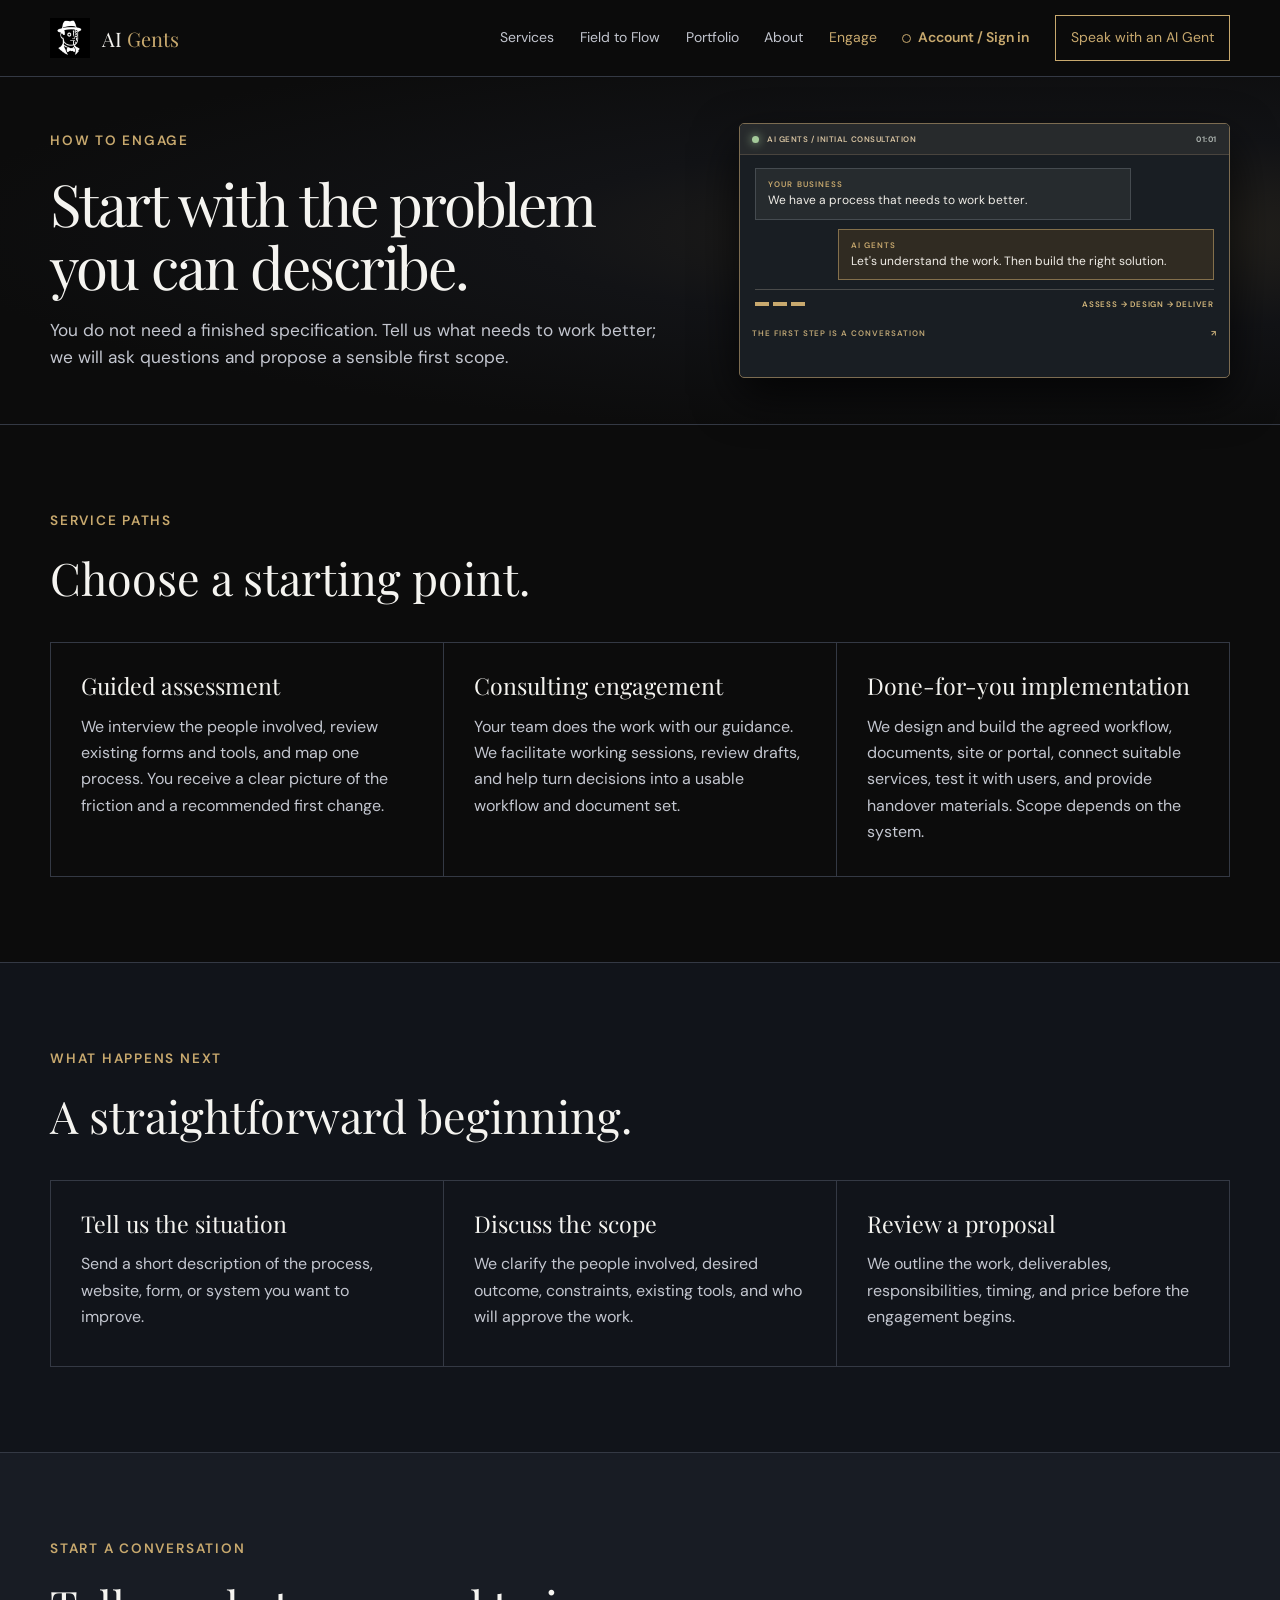
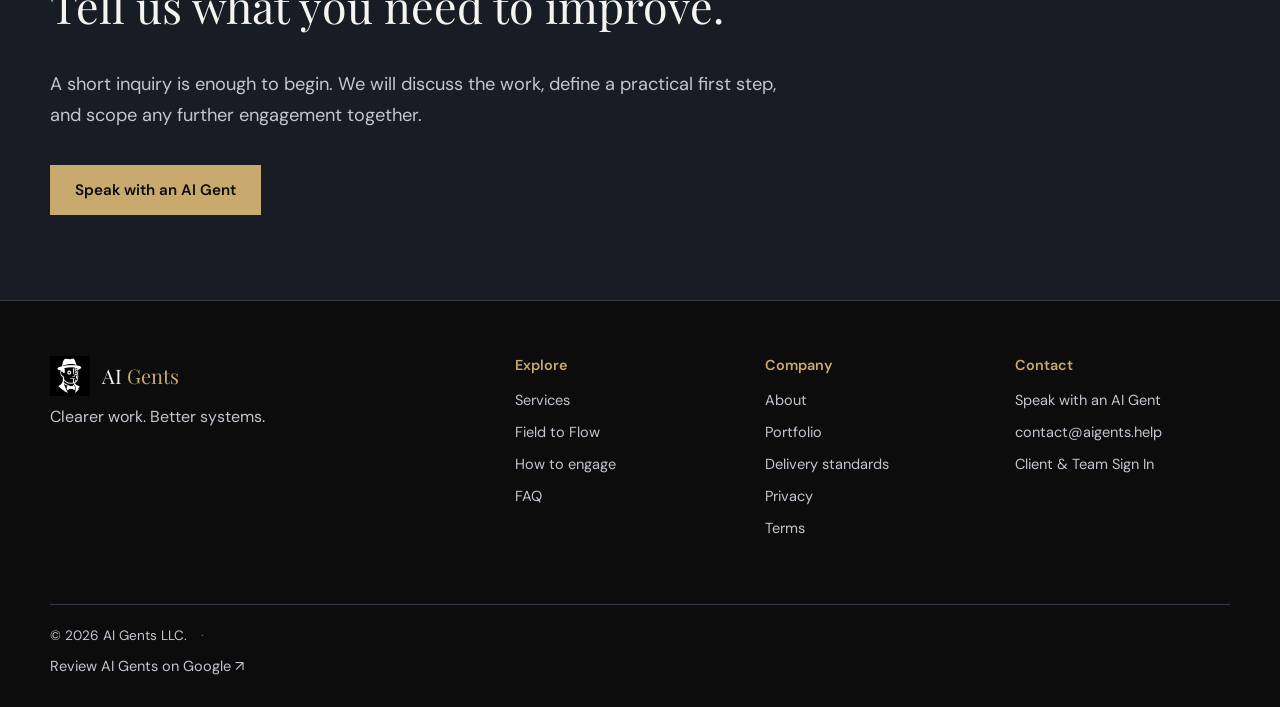
<file: engage.html>
<!doctype html><html lang="en"><head><meta charset="utf-8"><meta name="viewport" content="width=device-width, initial-scale=1"><meta name="description" content="Begin with a guided assessment, consulting engagement, or done-for-you implementation, scoped to your organization."><title>How to Engage | AI Gents</title><link rel="icon" type="image/png" href="images/logo-white.png"><link rel="preconnect" href="https://fonts.googleapis.com"><link rel="preconnect" href="https://fonts.gstatic.com" crossorigin><link href="https://fonts.googleapis.com/css2?family=Playfair+Display:ital,wght@0,400;0,500;0,600;1,400&family=DM+Sans:wght@400;500;600&display=swap" rel="stylesheet"><link rel="stylesheet" href="css/style.css"></head><body><nav class="site-nav" aria-label="Main navigation"><div class="wrap nav-inner"><a class="brand" href="index.html"><img src="images/logo-white.png" alt="" width="40" height="40"><span>AI <em>Gents</em></span></a><button class="menu-toggle" type="button" aria-label="Open menu" aria-expanded="false" aria-controls="site-links"><span></span><span></span><span></span></button><div class="nav-links" id="site-links"><a href="capabilities.html">Services</a><a href="operations.html">Field to Flow</a><a href="portfolio.html">Portfolio</a><a href="about.html">About</a><a href="engage.html">Engage</a><a class="nav-account" href="/office" aria-label="Sign in to your AI Gents account">Account / Sign in</a><a class="nav-action" href="contact.html">Speak with an AI Gent</a></div></div></nav><main><header class="page-head wrap editorial-hero hero-engage"><div class="hero-copy-block"><p class="eyebrow">How to engage</p><h1>Start with the problem you can describe.</h1><p class="lede">You do not need a finished specification. Tell us what needs to work better; we will ask questions and propose a sensible first scope.</p></div><div class="hero-exhibit exhibit-conversation" aria-hidden="true"><div class="conversation-header"><span class="conversation-status"></span><span>AI GENTS / INITIAL CONSULTATION</span><b>01:01</b></div><div class="conversation-body"><div class="conversation-message client-message"><span>YOUR BUSINESS</span><p>We have a process that needs to work better.</p></div><div class="conversation-message gent-message"><span>AI GENTS</span><p>Let's understand the work. Then build the right solution.</p></div><div class="conversation-response"><div class="response-track"><i></i><i></i><i></i></div><strong>ASSESS → DESIGN → DELIVER</strong></div></div><div class="conversation-footer"><span>THE FIRST STEP IS A CONVERSATION</span><b>↗</b></div></div></header><section class="section "><div class="wrap"><p class="eyebrow">Service paths</p><h2>Choose a starting point.</h2><div class="cards"><article class="card"><h3>Guided assessment</h3><p>We interview the people involved, review existing forms and tools, and map one process. You receive a clear picture of the friction and a recommended first change.</p></article><article class="card"><h3>Consulting engagement</h3><p>Your team does the work with our guidance. We facilitate working sessions, review drafts, and help turn decisions into a usable workflow and document set.</p></article><article class="card"><h3>Done-for-you implementation</h3><p>We design and build the agreed workflow, documents, site or portal, connect suitable services, test it with users, and provide handover materials. Scope depends on the system.</p></article></div></div></section><section class="section muted"><div class="wrap"><p class="eyebrow">What happens next</p><h2>A straightforward beginning.</h2><div class="cards"><article class="card"><h3>Tell us the situation</h3><p>Send a short description of the process, website, form, or system you want to improve.</p></article><article class="card"><h3>Discuss the scope</h3><p>We clarify the people involved, desired outcome, constraints, existing tools, and who will approve the work.</p></article><article class="card"><h3>Review a proposal</h3><p>We outline the work, deliverables, responsibilities, timing, and price before the engagement begins.</p></article></div></div></section><section class="section cta-section"><div class="wrap"><p class="eyebrow">Start a conversation</p><h2>Tell us what you need to improve.</h2><p class="section-lede">A short inquiry is enough to begin. We will discuss the work, define a practical first step, and scope any further engagement together.</p><a class="button" href="contact.html">Speak with an AI Gent</a></div></section></main><footer class="footer"><div class="wrap footer-grid"><div><a class="brand" href="index.html"><img src="images/logo-white.png" alt="" width="40" height="40"><span>AI <em>Gents</em></span></a><p>Clearer work. Better systems.</p></div><div><h2>Explore</h2><a href="capabilities.html">Services</a><a href="operations.html">Field to Flow</a><a href="engage.html">How to engage</a><a href="faq.html">FAQ</a></div><div><h2>Company</h2><a href="about.html">About</a><a href="portfolio.html">Portfolio</a><a href="work.html">Delivery standards</a><a href="privacy.html">Privacy</a><a href="terms.html">Terms</a></div><div><h2>Contact</h2><a href="contact.html">Speak with an AI Gent</a><a href="mailto:contact@aigents.help">contact@aigents.help</a><a href="/office" aria-label="Sign in to the AI Gents client portal">Client &amp; Team Sign In</a></div></div><div class="wrap footer-bottom">© 2026 AI Gents LLC. <span aria-hidden="true" style="padding:0 10px;opacity:.45">·</span><a href="https://g.page/r/CUCgqwaMYOIwEAI/review" target="_blank" rel="noopener noreferrer" aria-label="Leave a Google review for AI Gents">Review AI Gents on Google ↗</a></div></footer><script type="module" src="/js/site-account.js"></script><script src="js/main.js" defer></script></body></html>
</file>
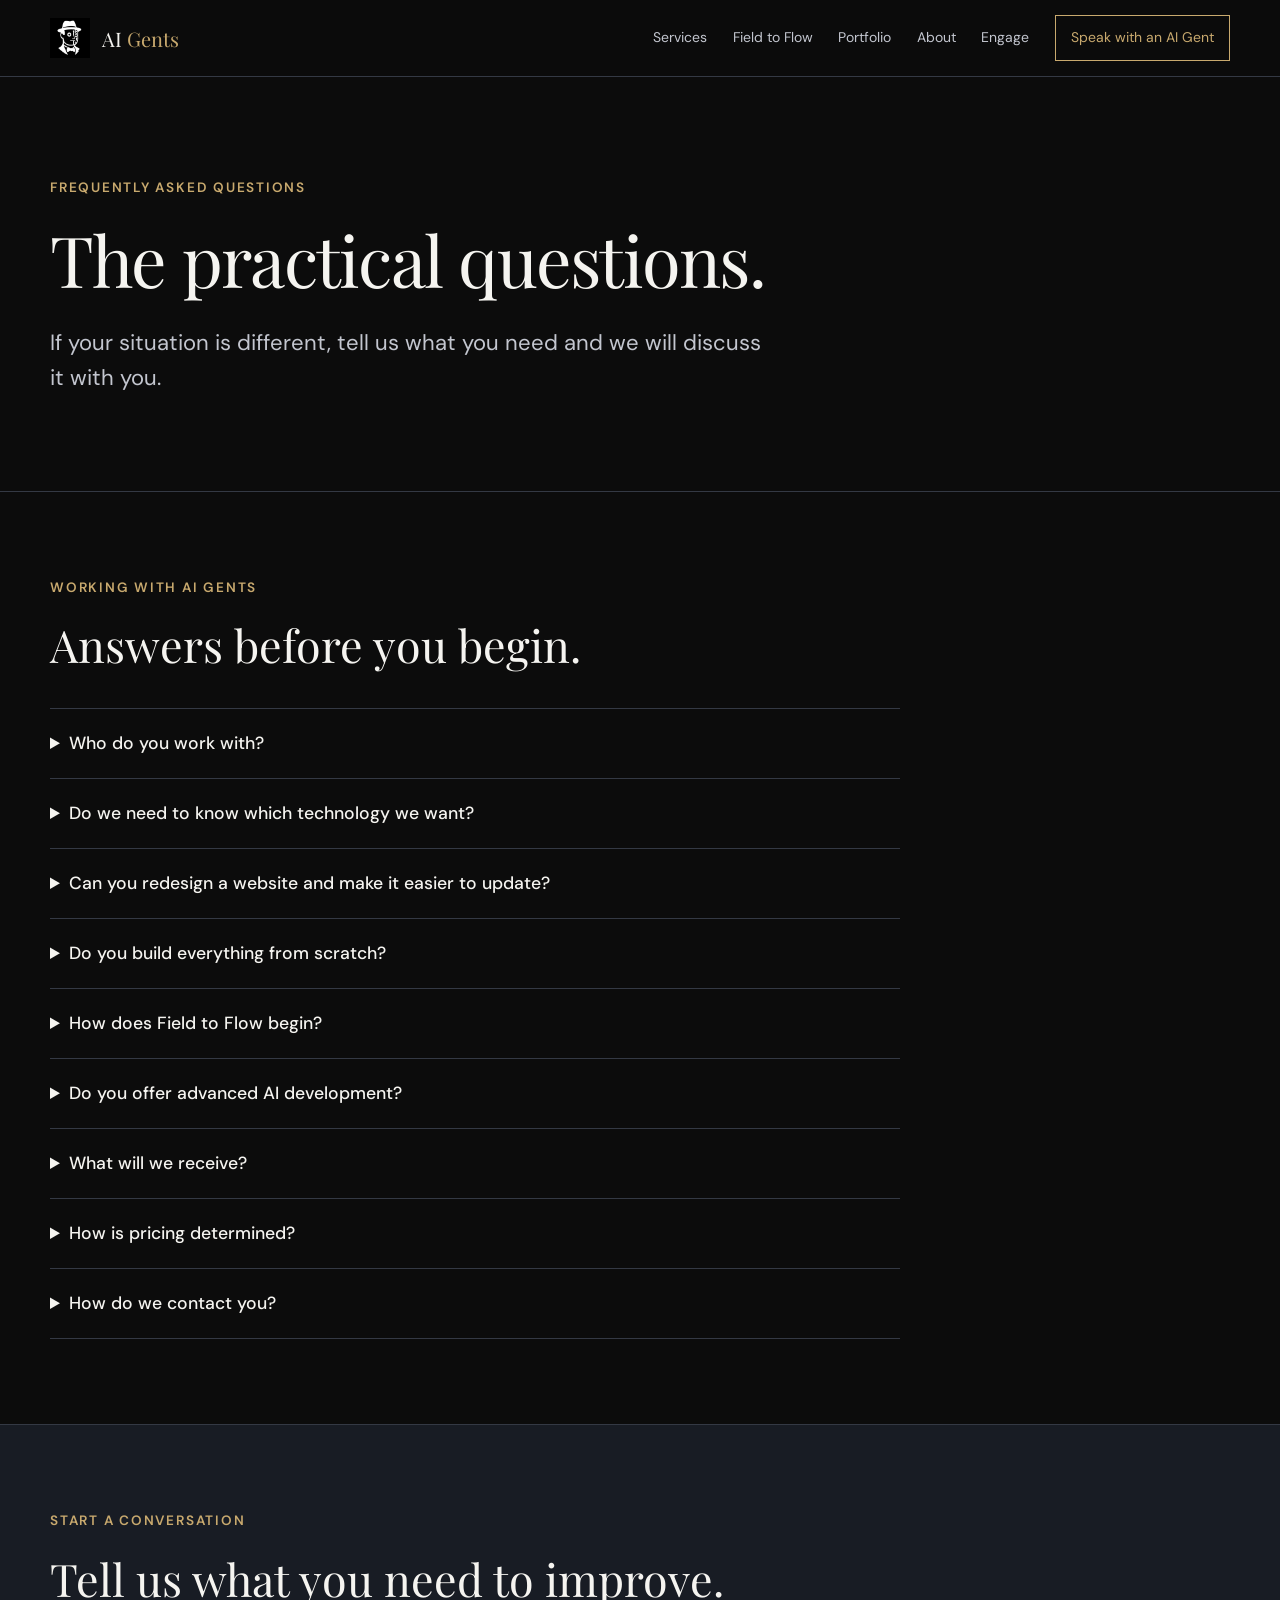
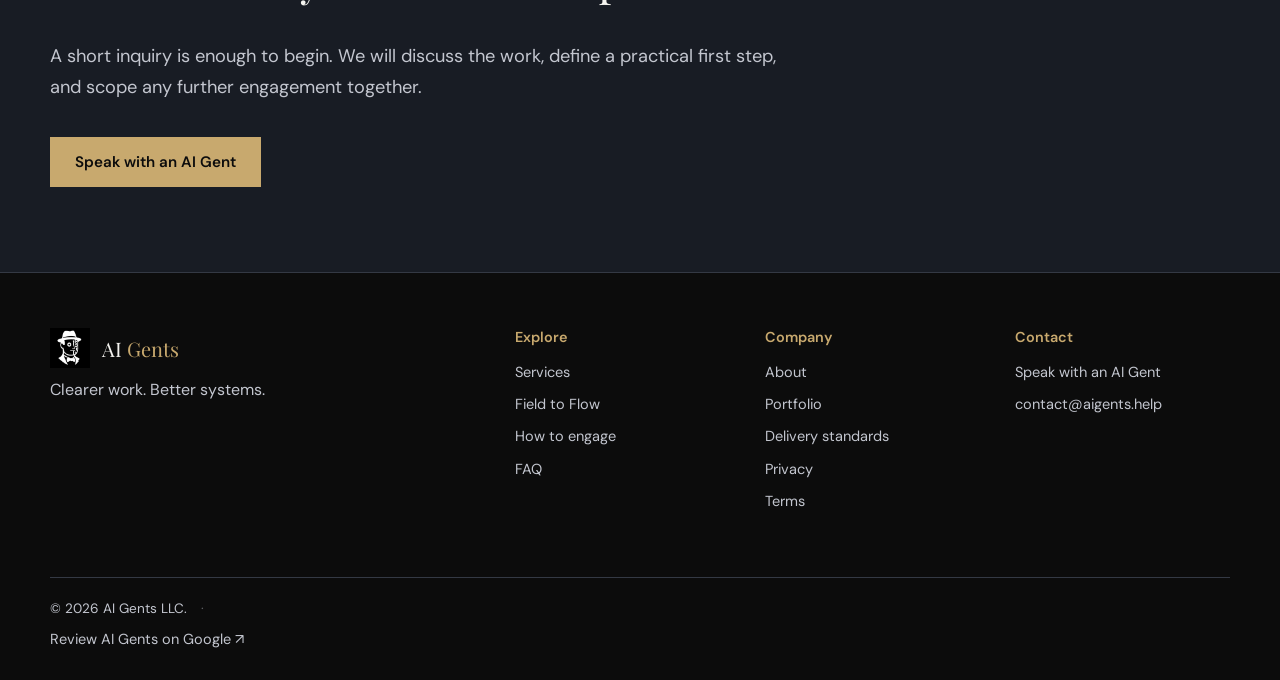
<file: faq.html>
<!doctype html><html lang="en"><head><meta charset="utf-8"><meta name="viewport" content="width=device-width, initial-scale=1"><meta name="description" content="Answers about AI Gents services, Field to Flow, scope, platforms, and project delivery."><title>FAQ | AI Gents</title><link rel="icon" type="image/png" href="images/logo-white.png"><link rel="preconnect" href="https://fonts.googleapis.com"><link rel="preconnect" href="https://fonts.gstatic.com" crossorigin><link href="https://fonts.googleapis.com/css2?family=Playfair+Display:ital,wght@0,400;0,500;0,600;1,400&family=DM+Sans:wght@400;500;600&display=swap" rel="stylesheet"><link rel="stylesheet" href="css/style.css"></head><body><nav class="site-nav" aria-label="Main navigation"><div class="wrap nav-inner"><a class="brand" href="index.html"><img src="images/logo-white.png" alt="" width="40" height="40"><span>AI <em>Gents</em></span></a><button class="menu-toggle" type="button" aria-label="Open menu" aria-expanded="false" aria-controls="site-links"><span></span><span></span><span></span></button><div class="nav-links" id="site-links"><a href="capabilities.html">Services</a><a href="operations.html">Field to Flow</a><a href="portfolio.html">Portfolio</a><a href="about.html">About</a><a href="engage.html">Engage</a><a class="nav-action" href="contact.html">Speak with an AI Gent</a></div></div></nav><main><header class="page-head wrap"><p class="eyebrow">Frequently asked questions</p><h1>The practical questions.</h1><p class="lede">If your situation is different, tell us what you need and we will discuss it with you.</p></header><section class="section "><div class="wrap"><p class="eyebrow">Working with AI Gents</p><h2>Answers before you begin.</h2><div class="faq"><details><summary>Who do you work with?</summary><p>Organizations with a process, communication, website, or digital service to improve. This can include businesses, schools, associations, nonprofits, and larger teams.</p></details><details><summary>Do we need to know which technology we want?</summary><p>No. We first identify the job the system must do, the people using it, and the services you already have.</p></details><details><summary>Can you redesign a website and make it easier to update?</summary><p>Yes. We can redesign public pages, structure content for staff updates, and include event publishing, forms, or connected services when they fit the scope.</p></details><details><summary>Do you build everything from scratch?</summary><p>No. We compare appropriate existing tools with custom development and explain the tradeoffs, ownership, and ongoing costs.</p></details><details><summary>How does Field to Flow begin?</summary><p>Bring one process that causes delay, confusion, duplicate work, or missed handoffs. A guided assessment maps it and recommends the first improvement.</p></details><details><summary>Do you offer advanced AI development?</summary><p>We can design AI-assisted workflows and coordinate implementation. Specialized engineering is proposed only after its requirements, staffing, security, and evaluation are defined.</p></details><details><summary>What will we receive?</summary><p>The proposal names the deliverables. Depending on scope, they may include process maps, forms, instructions, a site or portal, integration details, tests, and handover materials.</p></details><details><summary>How is pricing determined?</summary><p>We scope the work and give you a proposal with price and responsibilities before starting.</p></details><details><summary>How do we contact you?</summary><p>Use the contact form or email contact@aigents.help. Share a short description of the problem and how to reach you.</p></details></div></div></section><section class="section cta-section"><div class="wrap"><p class="eyebrow">Start a conversation</p><h2>Tell us what you need to improve.</h2><p class="section-lede">A short inquiry is enough to begin. We will discuss the work, define a practical first step, and scope any further engagement together.</p><a class="button" href="contact.html">Speak with an AI Gent</a></div></section></main><footer class="footer"><div class="wrap footer-grid"><div><a class="brand" href="index.html"><img src="images/logo-white.png" alt="" width="40" height="40"><span>AI <em>Gents</em></span></a><p>Clearer work. Better systems.</p></div><div><h2>Explore</h2><a href="capabilities.html">Services</a><a href="operations.html">Field to Flow</a><a href="engage.html">How to engage</a><a href="faq.html">FAQ</a></div><div><h2>Company</h2><a href="about.html">About</a><a href="portfolio.html">Portfolio</a><a href="work.html">Delivery standards</a><a href="privacy.html">Privacy</a><a href="terms.html">Terms</a></div><div><h2>Contact</h2><a href="contact.html">Speak with an AI Gent</a><a href="mailto:contact@aigents.help">contact@aigents.help</a></div></div><div class="wrap footer-bottom">© 2026 AI Gents LLC. <span aria-hidden="true" style="padding:0 10px;opacity:.45">·</span><a href="https://g.page/r/CUCgqwaMYOIwEAI/review" target="_blank" rel="noopener noreferrer" aria-label="Leave a Google review for AI Gents">Review AI Gents on Google ↗</a></div></footer><script src="js/main.js" defer></script></body></html>
</file>
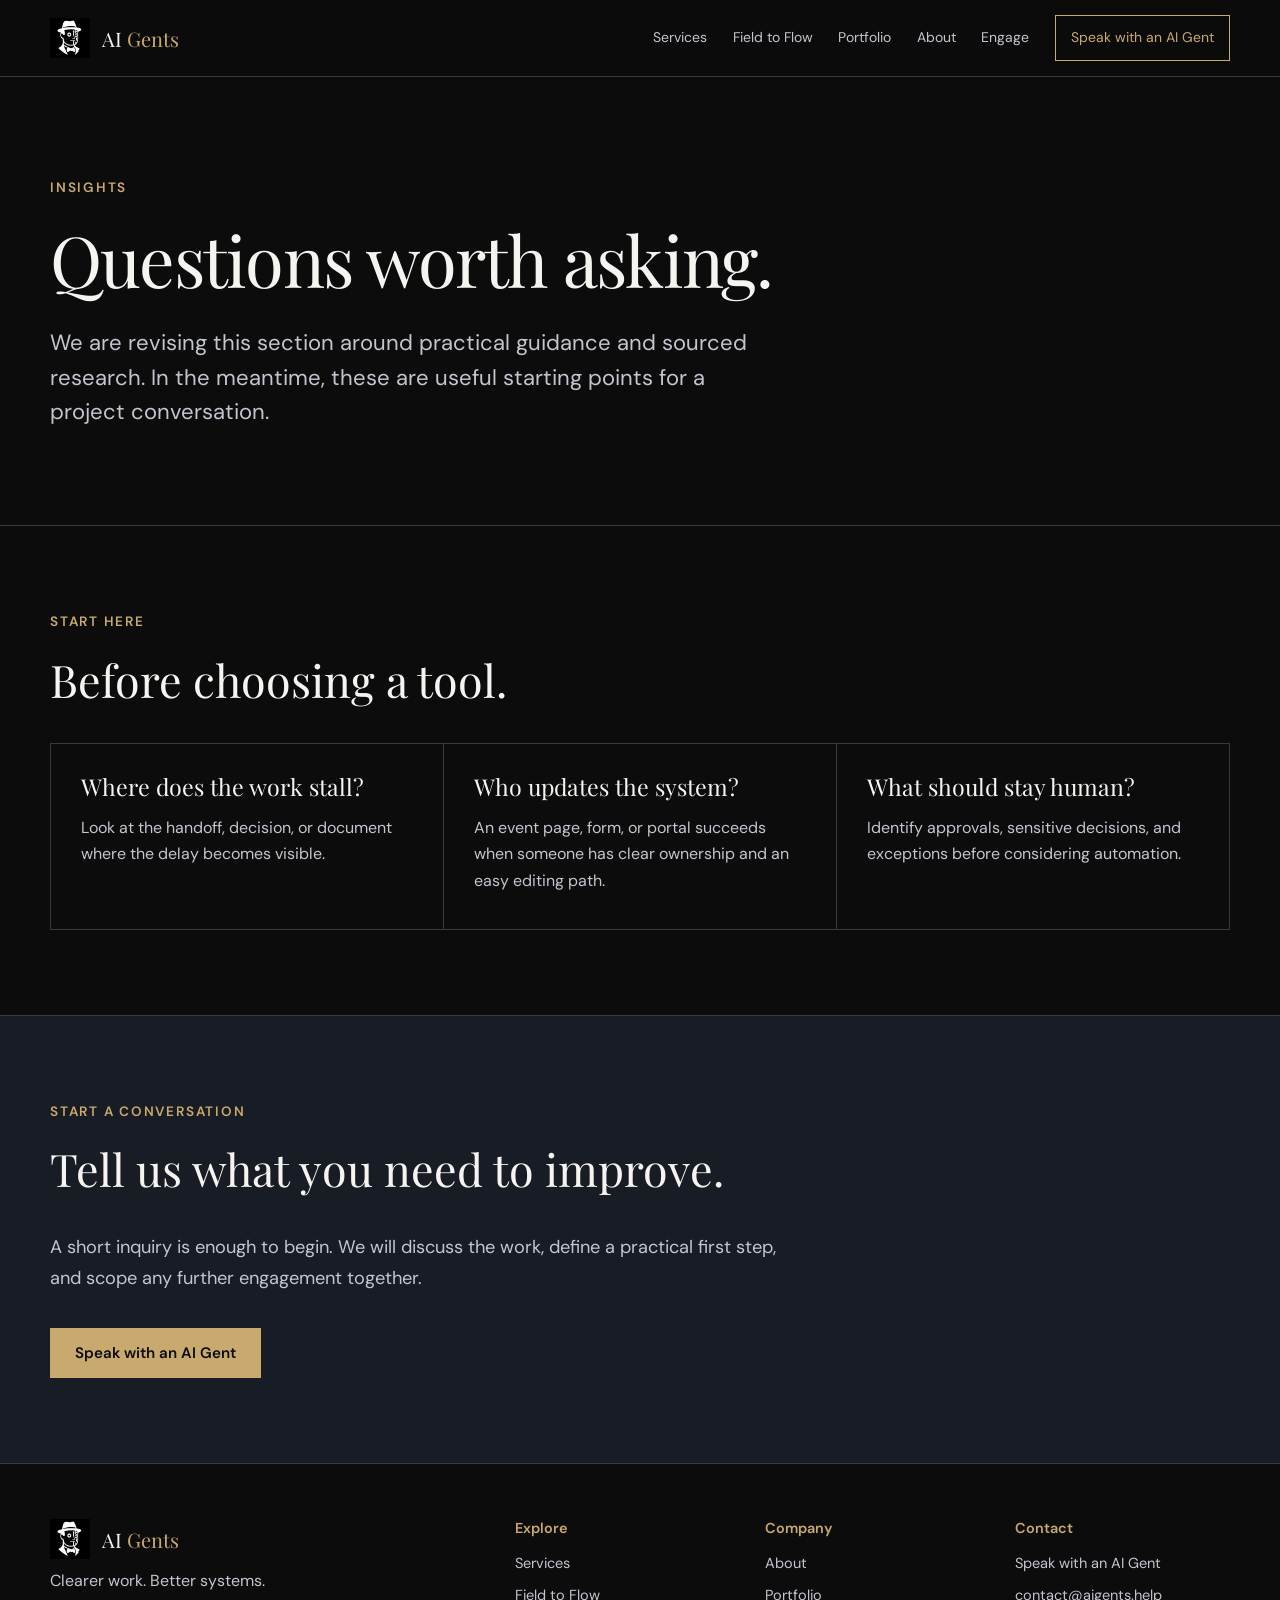
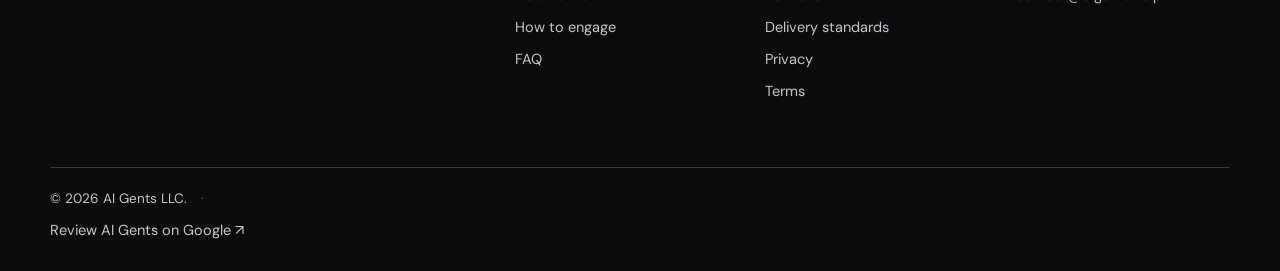
<file: insights.html>
<!doctype html><html lang="en"><head><meta charset="utf-8"><meta name="viewport" content="width=device-width, initial-scale=1"><meta name="description" content="Practical thinking about workflow, documentation, websites, and responsible use of AI."><title>Insights | AI Gents</title><link rel="icon" type="image/png" href="images/logo-white.png"><link rel="preconnect" href="https://fonts.googleapis.com"><link rel="preconnect" href="https://fonts.gstatic.com" crossorigin><link href="https://fonts.googleapis.com/css2?family=Playfair+Display:ital,wght@0,400;0,500;0,600;1,400&family=DM+Sans:wght@400;500;600&display=swap" rel="stylesheet"><link rel="stylesheet" href="css/style.css"></head><body><nav class="site-nav" aria-label="Main navigation"><div class="wrap nav-inner"><a class="brand" href="index.html"><img src="images/logo-white.png" alt="" width="40" height="40"><span>AI <em>Gents</em></span></a><button class="menu-toggle" type="button" aria-label="Open menu" aria-expanded="false" aria-controls="site-links"><span></span><span></span><span></span></button><div class="nav-links" id="site-links"><a href="capabilities.html">Services</a><a href="operations.html">Field to Flow</a><a href="portfolio.html">Portfolio</a><a href="about.html">About</a><a href="engage.html">Engage</a><a class="nav-action" href="contact.html">Speak with an AI Gent</a></div></div></nav><main><header class="page-head wrap"><p class="eyebrow">Insights</p><h1>Questions worth asking.</h1><p class="lede">We are revising this section around practical guidance and sourced research. In the meantime, these are useful starting points for a project conversation.</p></header><section class="section "><div class="wrap"><p class="eyebrow">Start here</p><h2>Before choosing a tool.</h2><div class="cards"><article class="card"><h3>Where does the work stall?</h3><p>Look at the handoff, decision, or document where the delay becomes visible.</p></article><article class="card"><h3>Who updates the system?</h3><p>An event page, form, or portal succeeds when someone has clear ownership and an easy editing path.</p></article><article class="card"><h3>What should stay human?</h3><p>Identify approvals, sensitive decisions, and exceptions before considering automation.</p></article></div></div></section><section class="section cta-section"><div class="wrap"><p class="eyebrow">Start a conversation</p><h2>Tell us what you need to improve.</h2><p class="section-lede">A short inquiry is enough to begin. We will discuss the work, define a practical first step, and scope any further engagement together.</p><a class="button" href="contact.html">Speak with an AI Gent</a></div></section></main><footer class="footer"><div class="wrap footer-grid"><div><a class="brand" href="index.html"><img src="images/logo-white.png" alt="" width="40" height="40"><span>AI <em>Gents</em></span></a><p>Clearer work. Better systems.</p></div><div><h2>Explore</h2><a href="capabilities.html">Services</a><a href="operations.html">Field to Flow</a><a href="engage.html">How to engage</a><a href="faq.html">FAQ</a></div><div><h2>Company</h2><a href="about.html">About</a><a href="portfolio.html">Portfolio</a><a href="work.html">Delivery standards</a><a href="privacy.html">Privacy</a><a href="terms.html">Terms</a></div><div><h2>Contact</h2><a href="contact.html">Speak with an AI Gent</a><a href="mailto:contact@aigents.help">contact@aigents.help</a></div></div><div class="wrap footer-bottom">© 2026 AI Gents LLC. <span aria-hidden="true" style="padding:0 10px;opacity:.45">·</span><a href="https://g.page/r/CUCgqwaMYOIwEAI/review" target="_blank" rel="noopener noreferrer" aria-label="Leave a Google review for AI Gents">Review AI Gents on Google ↗</a></div></footer><script src="js/main.js" defer></script></body></html>
</file>
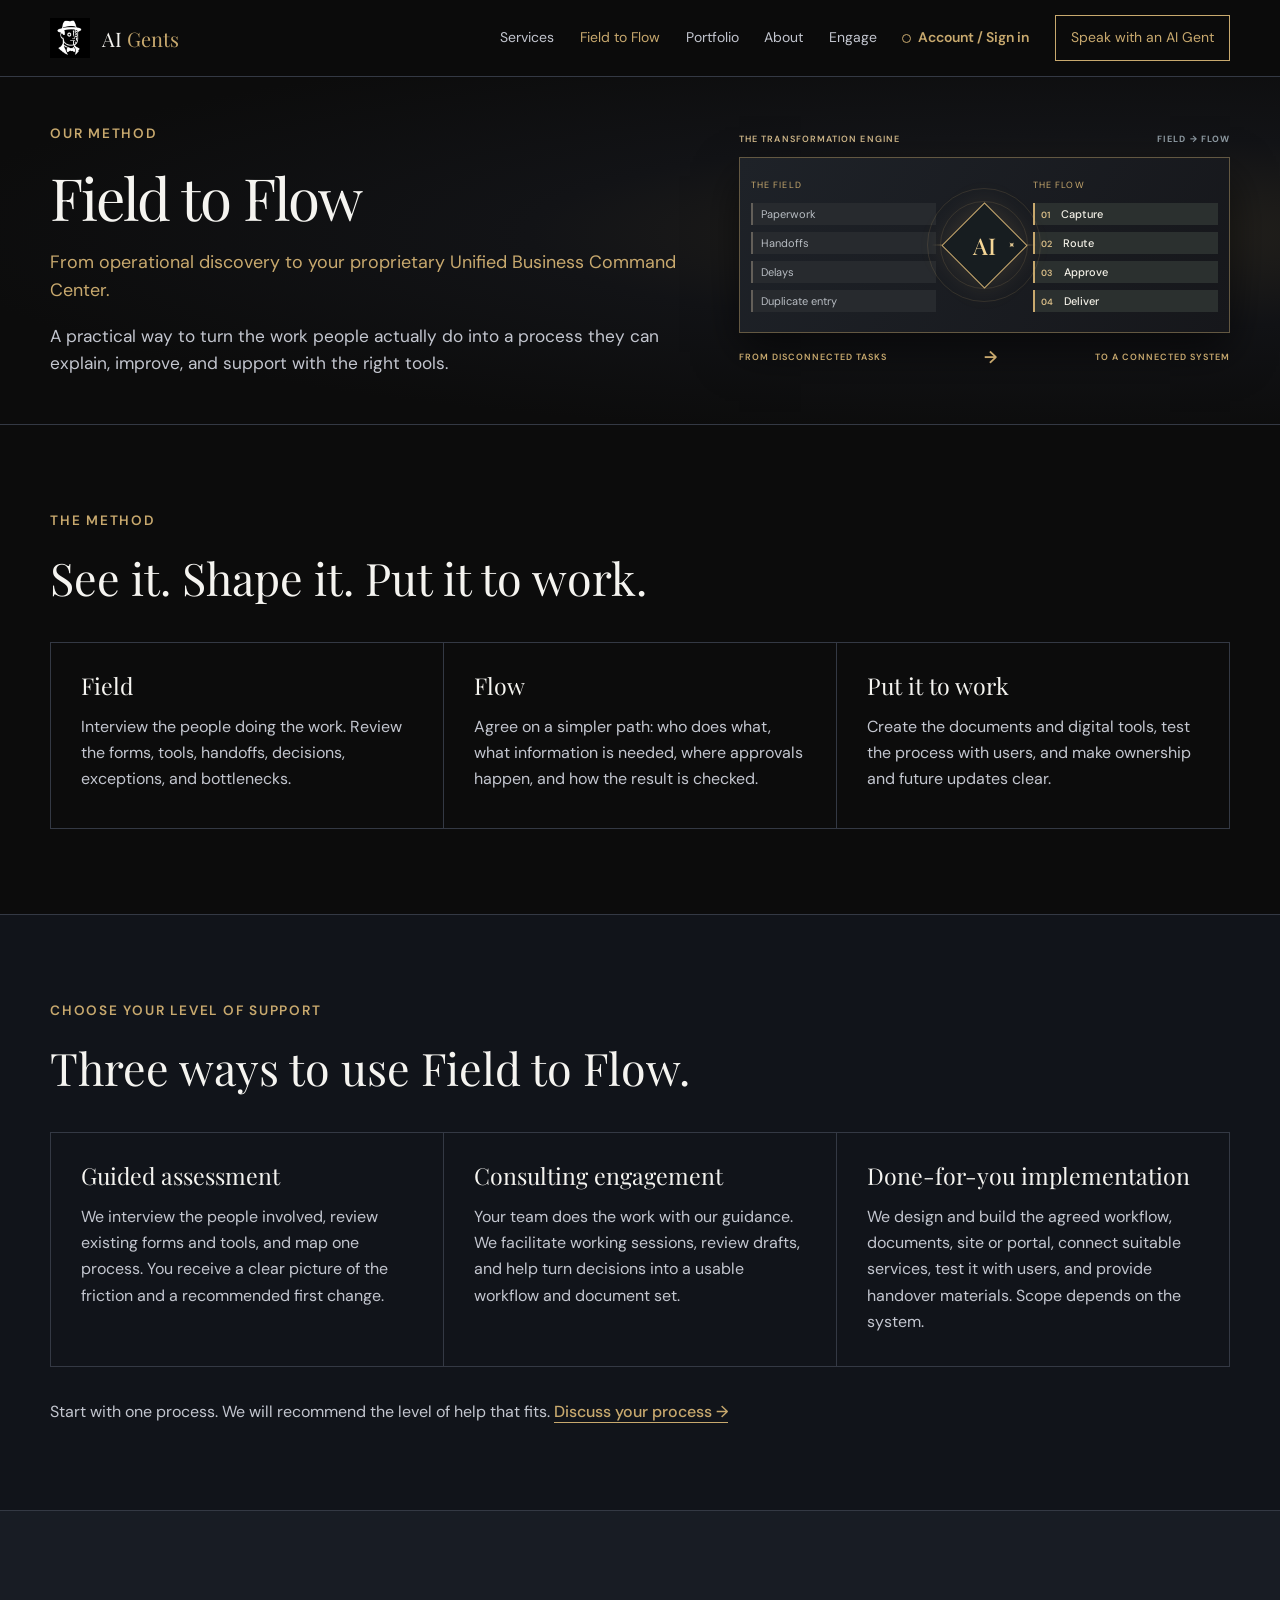
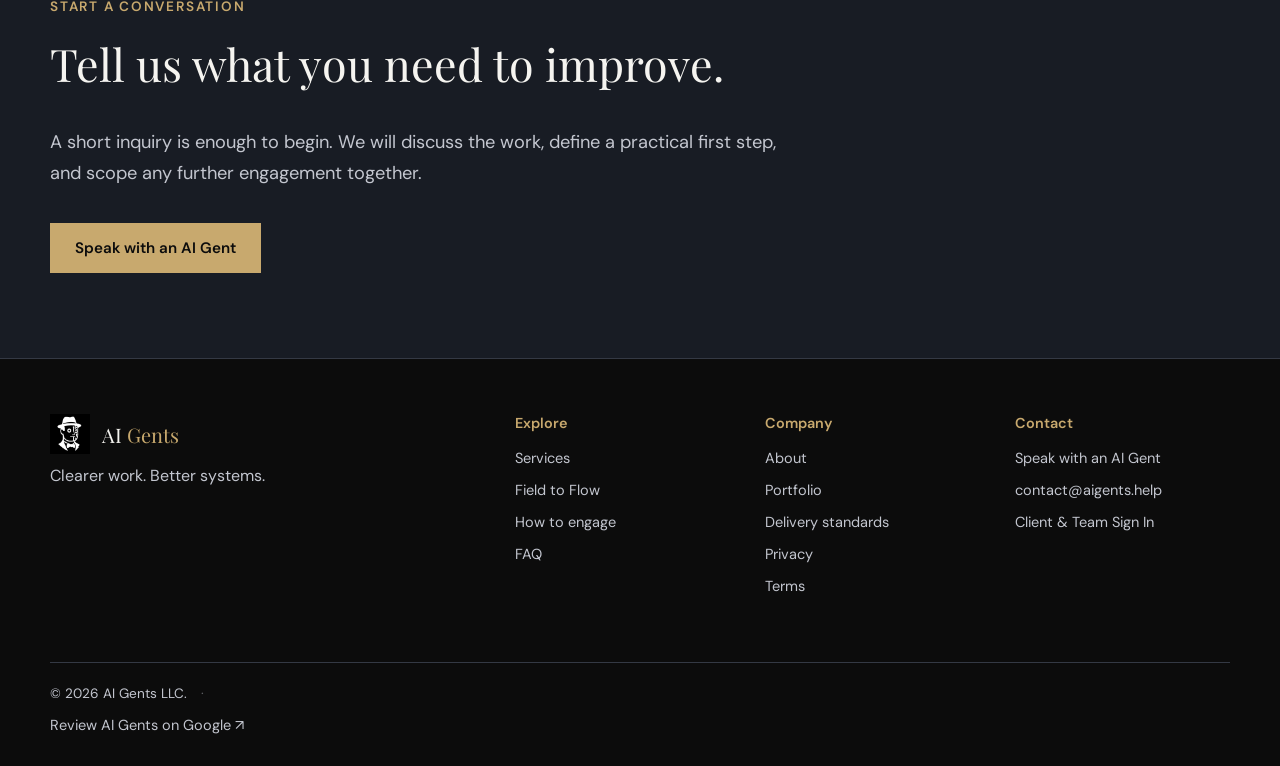
<file: operations.html>
<!doctype html><html lang="en"><head><meta charset="utf-8"><meta name="viewport" content="width=device-width, initial-scale=1"><meta name="description" content="The Field to Flow method maps real work, improves a process, and offers assessment, consulting, and implementation paths."><title>Field to Flow | AI Gents</title><link rel="icon" type="image/png" href="images/logo-white.png"><link rel="preconnect" href="https://fonts.googleapis.com"><link rel="preconnect" href="https://fonts.gstatic.com" crossorigin><link href="https://fonts.googleapis.com/css2?family=Playfair+Display:ital,wght@0,400;0,500;0,600;1,400&family=DM+Sans:wght@400;500;600&display=swap" rel="stylesheet"><link rel="stylesheet" href="css/style.css"></head><body><nav class="site-nav" aria-label="Main navigation"><div class="wrap nav-inner"><a class="brand" href="index.html"><img src="images/logo-white.png" alt="" width="40" height="40"><span>AI <em>Gents</em></span></a><button class="menu-toggle" type="button" aria-label="Open menu" aria-expanded="false" aria-controls="site-links"><span></span><span></span><span></span></button><div class="nav-links" id="site-links"><a href="capabilities.html">Services</a><a href="operations.html">Field to Flow</a><a href="portfolio.html">Portfolio</a><a href="about.html">About</a><a href="engage.html">Engage</a><a class="nav-account" href="/office" aria-label="Sign in to your AI Gents account">Account / Sign in</a><a class="nav-action" href="contact.html">Speak with an AI Gent</a></div></div></nav><main><header class="page-head wrap editorial-hero hero-method"><div class="hero-copy-block"><p class="eyebrow">Our method</p><h1>Field to Flow</h1><p class="method-command-note">From operational discovery to your proprietary Unified Business Command Center.</p><p class="lede">A practical way to turn the work people actually do into a process they can explain, improve, and support with the right tools.</p></div><div class="hero-exhibit exhibit-process" aria-hidden="true"><div class="process-overline"><span>THE TRANSFORMATION ENGINE</span><b>FIELD → FLOW</b></div><div class="process-board"><div class="process-source"><small>THE FIELD</small><span>Paperwork</span><span>Handoffs</span><span>Delays</span><span>Duplicate entry</span></div><div class="process-transform"><div class="process-beam"></div><div class="process-core"><span>AI</span><b>✦</b></div><i class="process-pulse one"></i><i class="process-pulse two"></i></div><div class="process-target"><small>THE FLOW</small><div><b>01</b> Capture</div><div><b>02</b> Route</div><div><b>03</b> Approve</div><div><b>04</b> Deliver</div></div></div><div class="process-bottom"><span>FROM DISCONNECTED TASKS</span><span class="process-arrow">→</span><span>TO A CONNECTED SYSTEM</span></div></div></header><section class="section "><div class="wrap"><p class="eyebrow">The method</p><h2>See it. Shape it. Put it to work.</h2><div class="cards"><article class="card"><h3>Field</h3><p>Interview the people doing the work. Review the forms, tools, handoffs, decisions, exceptions, and bottlenecks.</p></article><article class="card"><h3>Flow</h3><p>Agree on a simpler path: who does what, what information is needed, where approvals happen, and how the result is checked.</p></article><article class="card"><h3>Put it to work</h3><p>Create the documents and digital tools, test the process with users, and make ownership and future updates clear.</p></article></div></div></section><section class="section muted"><div class="wrap"><p class="eyebrow">Choose your level of support</p><h2>Three ways to use Field to Flow.</h2><div class="cards"><article class="card"><h3>Guided assessment</h3><p>We interview the people involved, review existing forms and tools, and map one process. You receive a clear picture of the friction and a recommended first change.</p></article><article class="card"><h3>Consulting engagement</h3><p>Your team does the work with our guidance. We facilitate working sessions, review drafts, and help turn decisions into a usable workflow and document set.</p></article><article class="card"><h3>Done-for-you implementation</h3><p>We design and build the agreed workflow, documents, site or portal, connect suitable services, test it with users, and provide handover materials. Scope depends on the system.</p></article></div><p class="after-cards">Start with one process. We will recommend the level of help that fits. <a class="text-link" href="contact.html?service=workflow">Discuss your process →</a></p></div></section><section class="section cta-section"><div class="wrap"><p class="eyebrow">Start a conversation</p><h2>Tell us what you need to improve.</h2><p class="section-lede">A short inquiry is enough to begin. We will discuss the work, define a practical first step, and scope any further engagement together.</p><a class="button" href="contact.html">Speak with an AI Gent</a></div></section></main><footer class="footer"><div class="wrap footer-grid"><div><a class="brand" href="index.html"><img src="images/logo-white.png" alt="" width="40" height="40"><span>AI <em>Gents</em></span></a><p>Clearer work. Better systems.</p></div><div><h2>Explore</h2><a href="capabilities.html">Services</a><a href="operations.html">Field to Flow</a><a href="engage.html">How to engage</a><a href="faq.html">FAQ</a></div><div><h2>Company</h2><a href="about.html">About</a><a href="portfolio.html">Portfolio</a><a href="work.html">Delivery standards</a><a href="privacy.html">Privacy</a><a href="terms.html">Terms</a></div><div><h2>Contact</h2><a href="contact.html">Speak with an AI Gent</a><a href="mailto:contact@aigents.help">contact@aigents.help</a><a href="/office" aria-label="Sign in to the AI Gents client portal">Client &amp; Team Sign In</a></div></div><div class="wrap footer-bottom">© 2026 AI Gents LLC. <span aria-hidden="true" style="padding:0 10px;opacity:.45">·</span><a href="https://g.page/r/CUCgqwaMYOIwEAI/review" target="_blank" rel="noopener noreferrer" aria-label="Leave a Google review for AI Gents">Review AI Gents on Google ↗</a></div></footer><script type="module" src="/js/site-account.js"></script><script src="js/main.js" defer></script></body></html>
</file>
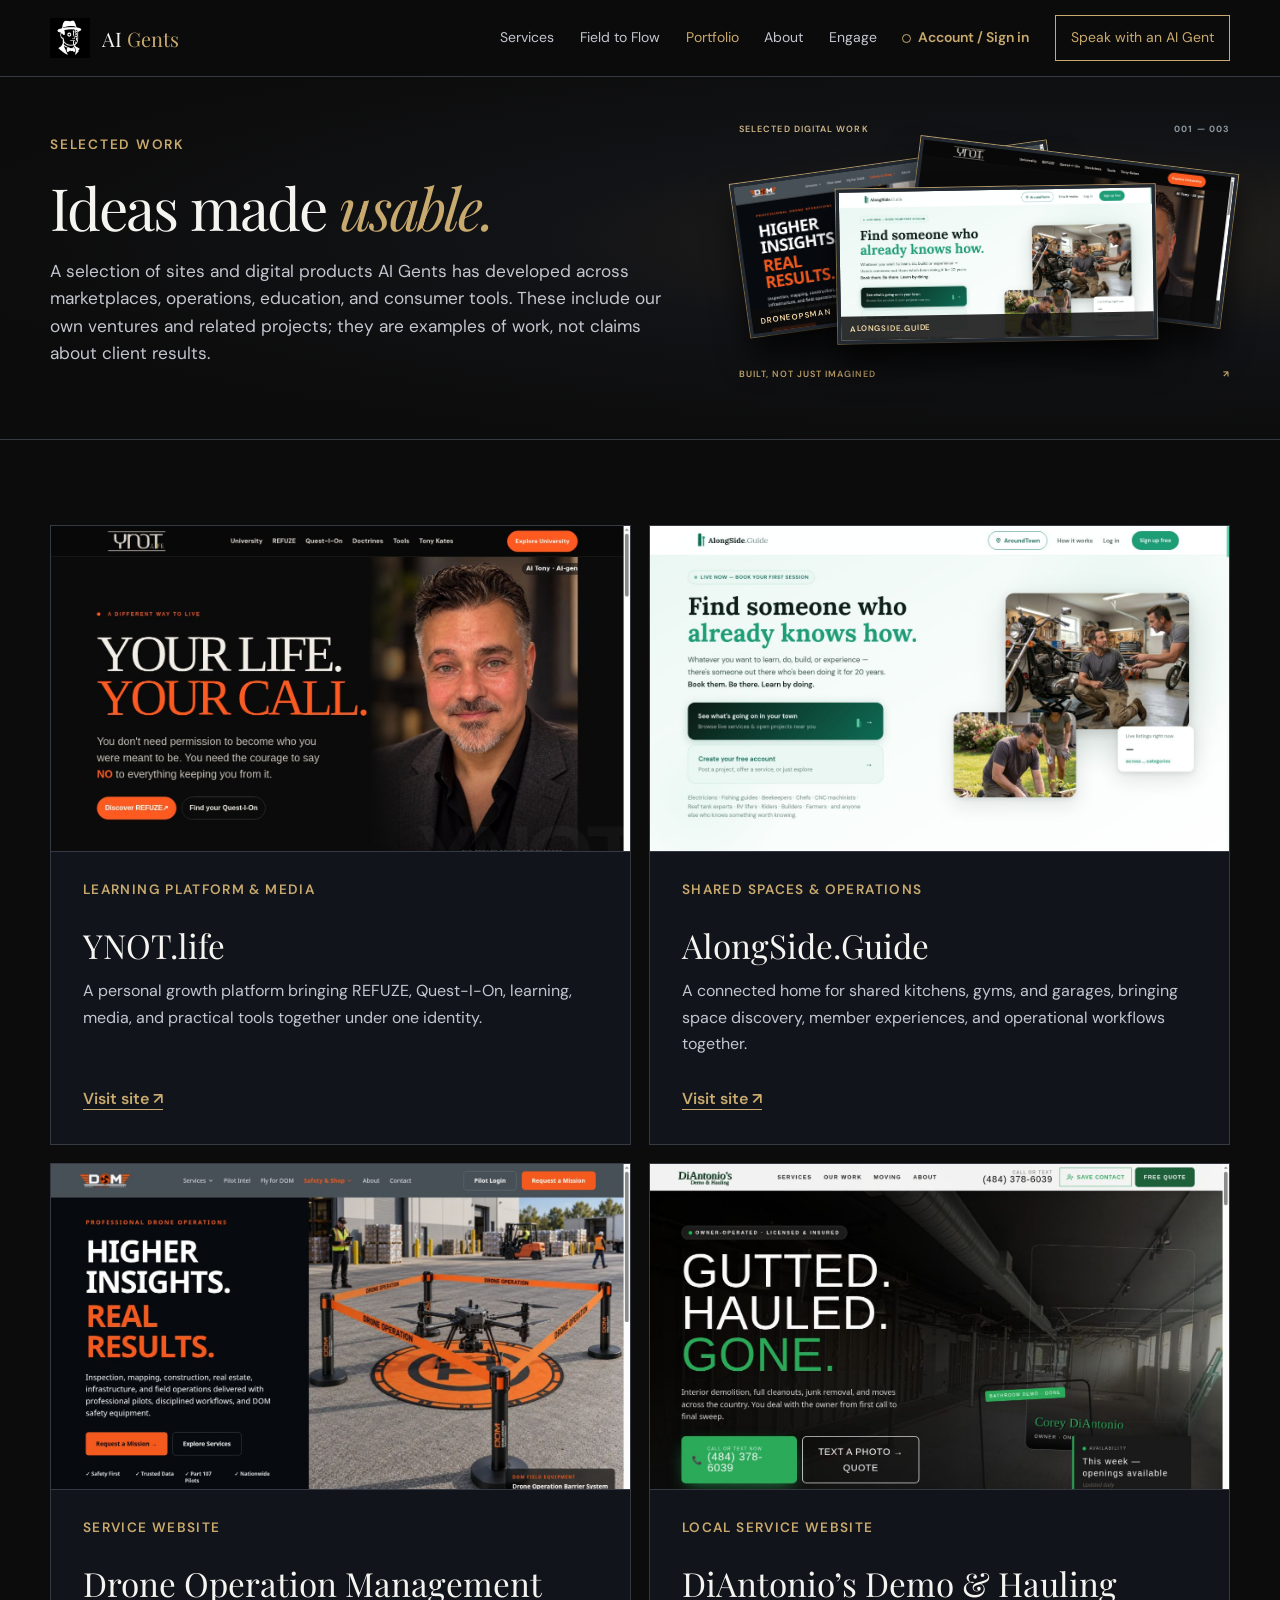
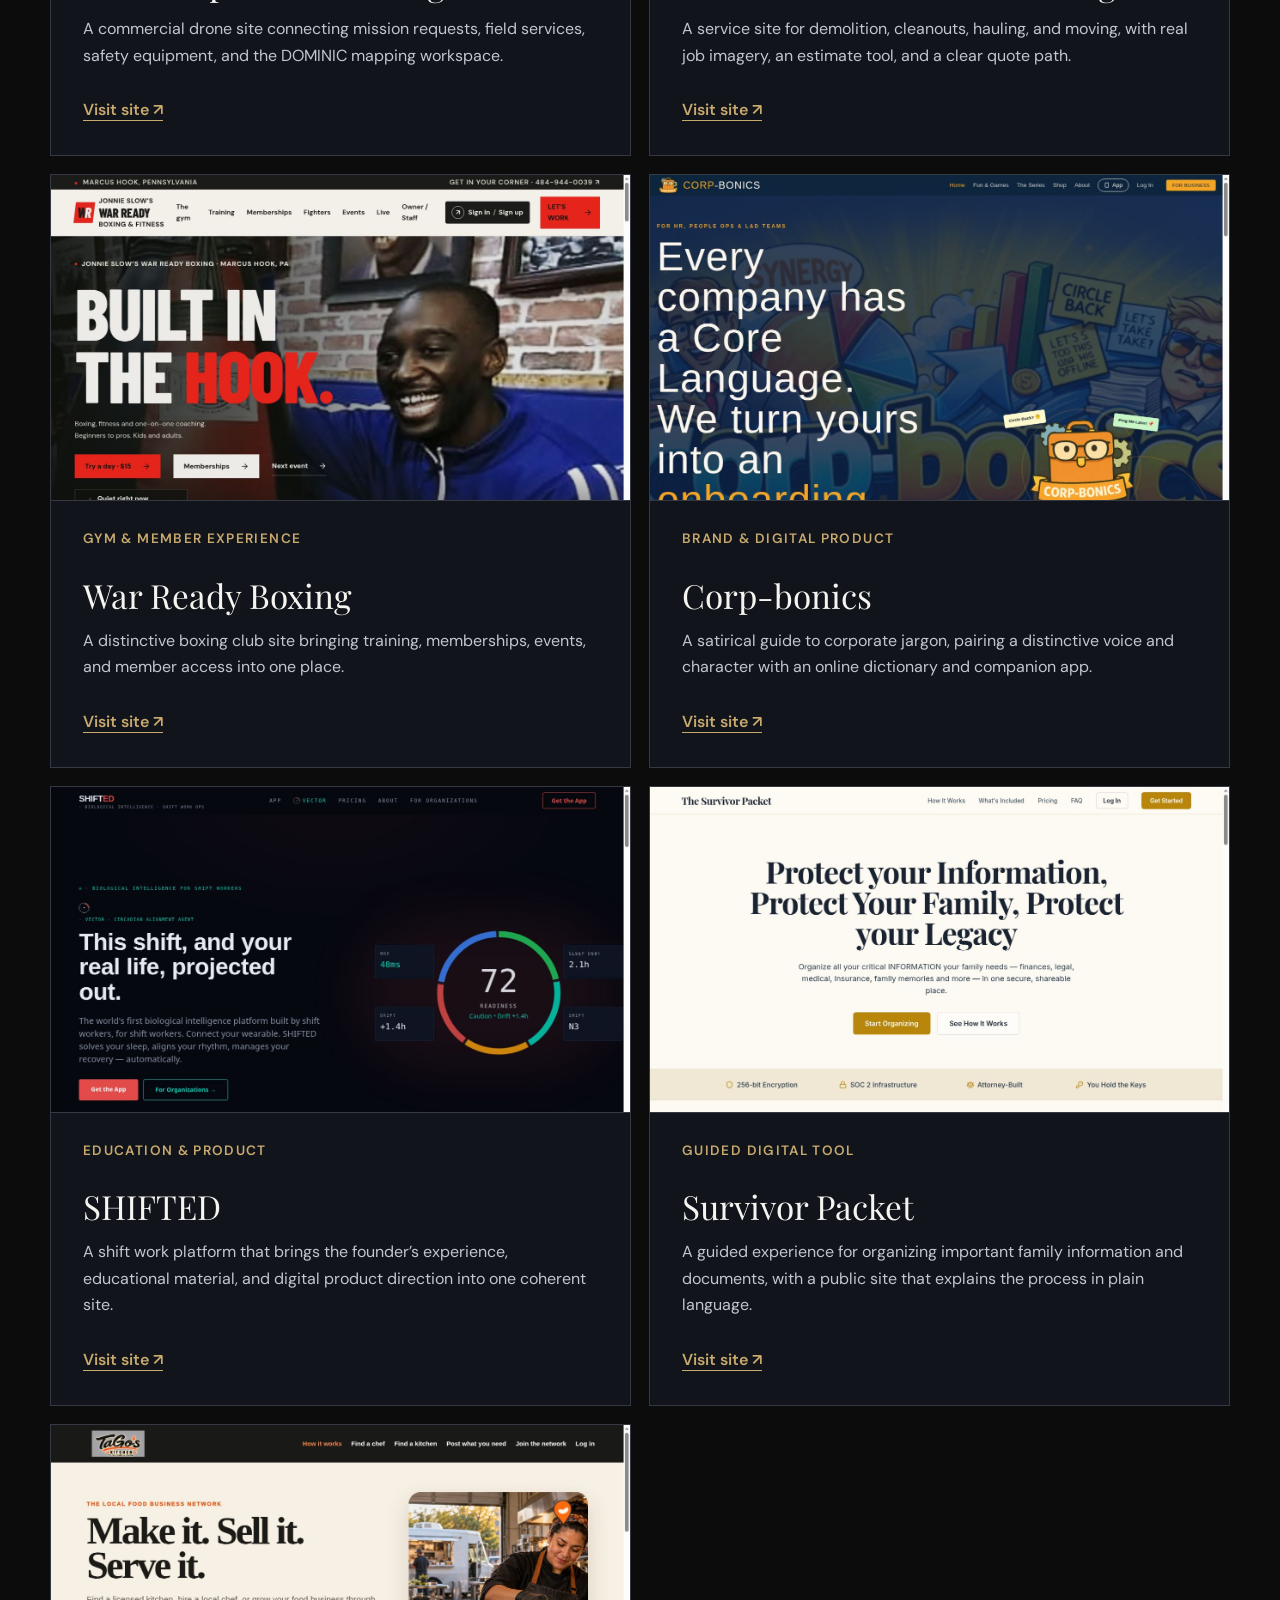
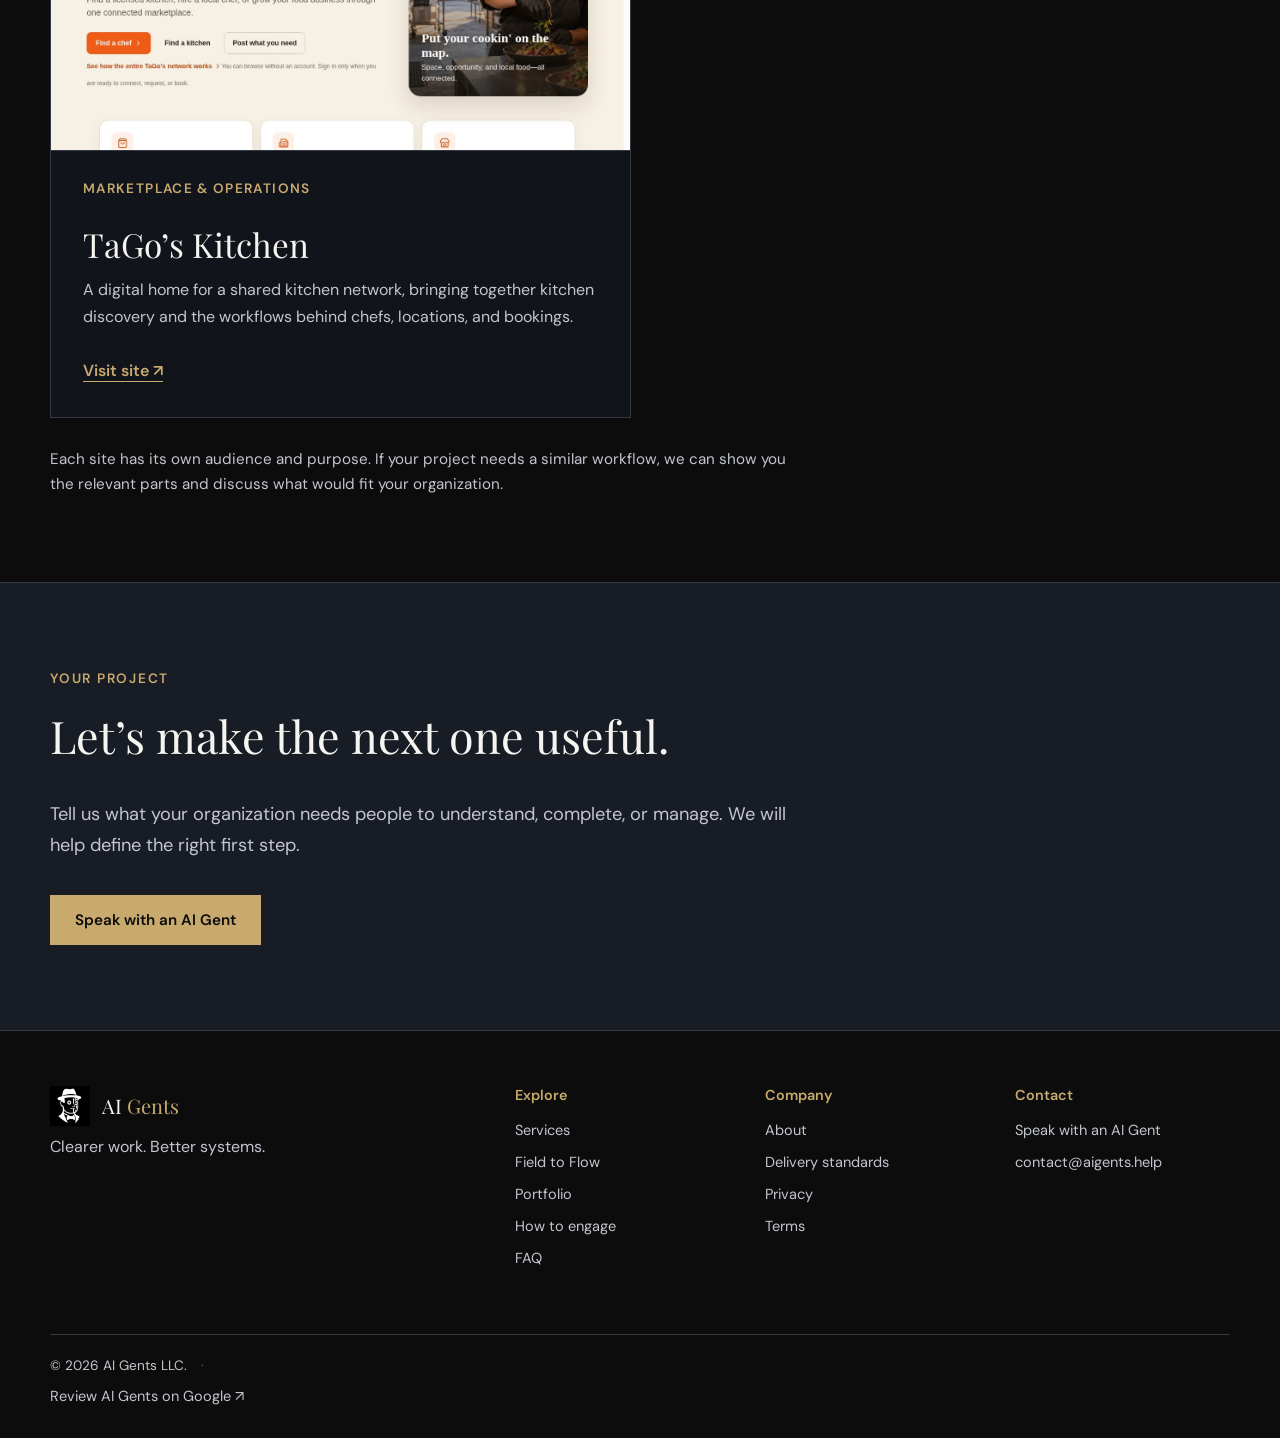
<file: portfolio.html>
<!doctype html><html lang="en"><head><meta charset="utf-8"><meta name="viewport" content="width=device-width, initial-scale=1"><meta name="description" content="Selected websites and digital products developed by AI Gents, including marketplaces, service sites, and guided tools."><title>Portfolio | AI Gents</title><link rel="icon" type="image/png" href="images/logo-white.png"><link rel="preconnect" href="https://fonts.googleapis.com"><link rel="preconnect" href="https://fonts.gstatic.com" crossorigin><link href="https://fonts.googleapis.com/css2?family=Playfair+Display:ital,wght@0,400;0,500;0,600;1,400&family=DM+Sans:wght@400;500;600&display=swap" rel="stylesheet"><link rel="stylesheet" href="css/style.css"></head><body><nav class="site-nav" aria-label="Main navigation"><div class="wrap nav-inner"><a class="brand" href="index.html"><img src="images/logo-white.png" alt="" width="40" height="40"><span>AI <em>Gents</em></span></a><button class="menu-toggle" type="button" aria-label="Open menu" aria-expanded="false" aria-controls="site-links"><span></span><span></span><span></span></button><div class="nav-links" id="site-links"><a href="capabilities.html">Services</a><a href="operations.html">Field to Flow</a><a href="portfolio.html" aria-current="page">Portfolio</a><a href="about.html">About</a><a href="engage.html">Engage</a><a class="nav-account" href="/office" aria-label="Sign in to your AI Gents account">Account / Sign in</a><a class="nav-action" href="contact.html">Speak with an AI Gent</a></div></div></nav><main><header class="page-head wrap portfolio-intro editorial-hero hero-portfolio"><div class="hero-copy-block"><p class="eyebrow">Selected work</p><h1>Ideas made <em>usable.</em></h1><p class="lede">A selection of sites and digital products AI Gents has developed across marketplaces, operations, education, and consumer tools. These include our own ventures and related projects; they are examples of work, not claims about client results.</p></div><div class="hero-exhibit exhibit-work" aria-hidden="true"><div class="work-overline"><span>SELECTED DIGITAL WORK</span><b>001 — 003</b></div><div class="work-stack"><div class="work-preview work-preview-one"><img src="images/portfolio/droneopsman-home.jpg" alt=""><span>DRONEOPSMAN</span></div><div class="work-preview work-preview-two"><img src="images/portfolio/ynot-home.jpg" alt=""><span>YNOT.LIFE</span></div><div class="work-preview work-preview-three"><img src="images/portfolio/alongside-home.jpg" alt=""><span>ALONGSIDE.GUIDE</span></div></div><div class="work-bottom"><span>BUILT, NOT JUST IMAGINED</span><b>↗</b></div></div></header><section class="section"><div class="wrap"><div class="portfolio-grid"><a class="project-card" href="https://www.ynot.life/" target="_blank" rel="noopener noreferrer"><img class="project-thumb" src="images/portfolio/ynot-home.jpg" alt="YNOT.life homepage" width="1348" height="926" loading="lazy"><span class="project-type">Learning platform &amp; media</span><h3>YNOT.life</h3><p>A personal growth platform bringing REFUZE, Quest-I-On, learning, media, and practical tools together under one identity.</p><span class="project-link">Visit site ↗</span></a><a class="project-card" href="https://alongside.guide/" target="_blank" rel="noopener noreferrer"><img class="project-thumb" src="images/portfolio/alongside-home.jpg" alt="AlongSide.Guide homepage" width="1358" height="933" loading="lazy"><span class="project-type">Shared spaces &amp; operations</span><h3>AlongSide.Guide</h3><p>A connected home for shared kitchens, gyms, and garages, bringing space discovery, member experiences, and operational workflows together.</p><span class="project-link">Visit site ↗</span></a><a class="project-card" href="https://www.droneopsman.com/" target="_blank" rel="noopener noreferrer"><img class="project-thumb" src="images/portfolio/droneopsman-home.jpg" alt="Drone Operation Management homepage" width="1358" height="933" loading="lazy"><span class="project-type">Service website</span><h3>Drone Operation Management</h3><p>A commercial drone site connecting mission requests, field services, safety equipment, and the DOMINIC mapping workspace.</p><span class="project-link">Visit site ↗</span></a><a class="project-card" href="https://www.diantoniosdemo.com/" target="_blank" rel="noopener noreferrer"><img class="project-thumb" src="images/portfolio/diantonios-home.jpg" alt="DiAntonio’s Demo &amp; Hauling homepage" width="1358" height="933" loading="lazy"><span class="project-type">Local service website</span><h3>DiAntonio’s Demo &amp; Hauling</h3><p>A service site for demolition, cleanouts, hauling, and moving, with real job imagery, an estimate tool, and a clear quote path.</p><span class="project-link">Visit site ↗</span></a><a class="project-card" href="https://warreadyboxing.com/" target="_blank" rel="noopener noreferrer"><img class="project-thumb" src="images/portfolio/warready-home.jpg" alt="War Ready Boxing homepage" width="1358" height="933" loading="lazy"><span class="project-type">Gym &amp; member experience</span><h3>War Ready Boxing</h3><p>A distinctive boxing club site bringing training, memberships, events, and member access into one place.</p><span class="project-link">Visit site ↗</span></a><a class="project-card" href="https://www.corp-bonics.com/" target="_blank" rel="noopener noreferrer"><img class="project-thumb" src="images/portfolio/corp-bonics-home.jpg" alt="Corp-bonics homepage" width="1358" height="933" loading="lazy"><span class="project-type">Brand &amp; digital product</span><h3>Corp-bonics</h3><p>A satirical guide to corporate jargon, pairing a distinctive voice and character with an online dictionary and companion app.</p><span class="project-link">Visit site ↗</span></a><a class="project-card" href="https://www.shifted.systems/" target="_blank" rel="noopener noreferrer"><img class="project-thumb" src="images/portfolio/shifted-home.jpg" alt="SHIFTED homepage" width="1358" height="933" loading="lazy"><span class="project-type">Education &amp; product</span><h3>SHIFTED</h3><p>A shift work platform that brings the founder’s experience, educational material, and digital product direction into one coherent site.</p><span class="project-link">Visit site ↗</span></a><a class="project-card" href="https://survivorpacket.com/" target="_blank" rel="noopener noreferrer"><img class="project-thumb" src="images/portfolio/survivorpacket-home.jpg" alt="Survivor Packet homepage" width="1358" height="933" loading="lazy"><span class="project-type">Guided digital tool</span><h3>Survivor Packet</h3><p>A guided experience for organizing important family information and documents, with a public site that explains the process in plain language.</p><span class="project-link">Visit site ↗</span></a><a class="project-card" href="https://www.tagoskitchen.com/" target="_blank" rel="noopener noreferrer"><img class="project-thumb" src="images/portfolio/tagos-home.jpg" alt="TaGo’s Kitchen homepage" width="1358" height="933" loading="lazy"><span class="project-type">Marketplace &amp; operations</span><h3>TaGo’s Kitchen</h3><p>A digital home for a shared kitchen network, bringing together kitchen discovery and the workflows behind chefs, locations, and bookings.</p><span class="project-link">Visit site ↗</span></a></div><p class="portfolio-note">Each site has its own audience and purpose. If your project needs a similar workflow, we can show you the relevant parts and discuss what would fit your organization.</p></div></section><section class="section cta-section"><div class="wrap"><p class="eyebrow">Your project</p><h2>Let’s make the next one useful.</h2><p class="section-lede">Tell us what your organization needs people to understand, complete, or manage. We will help define the right first step.</p><a class="button" href="contact.html">Speak with an AI Gent</a></div></section></main><footer class="footer"><div class="wrap footer-grid"><div><a class="brand" href="index.html"><img src="images/logo-white.png" alt="" width="40" height="40"><span>AI <em>Gents</em></span></a><p>Clearer work. Better systems.</p></div><div><h2>Explore</h2><a href="capabilities.html">Services</a><a href="operations.html">Field to Flow</a><a href="portfolio.html">Portfolio</a><a href="engage.html">How to engage</a><a href="faq.html">FAQ</a></div><div><h2>Company</h2><a href="about.html">About</a><a href="work.html">Delivery standards</a><a href="privacy.html">Privacy</a><a href="terms.html">Terms</a></div><div><h2>Contact</h2><a href="contact.html">Speak with an AI Gent</a><a href="mailto:contact@aigents.help">contact@aigents.help</a></div></div><div class="wrap footer-bottom">© 2026 AI Gents LLC. <span aria-hidden="true" style="padding:0 10px;opacity:.45">·</span><a href="https://g.page/r/CUCgqwaMYOIwEAI/review" target="_blank" rel="noopener noreferrer" aria-label="Leave a Google review for AI Gents">Review AI Gents on Google ↗</a></div></footer><script type="module" src="/js/site-account.js"></script><script src="js/main.js" defer></script></body></html>
</file>
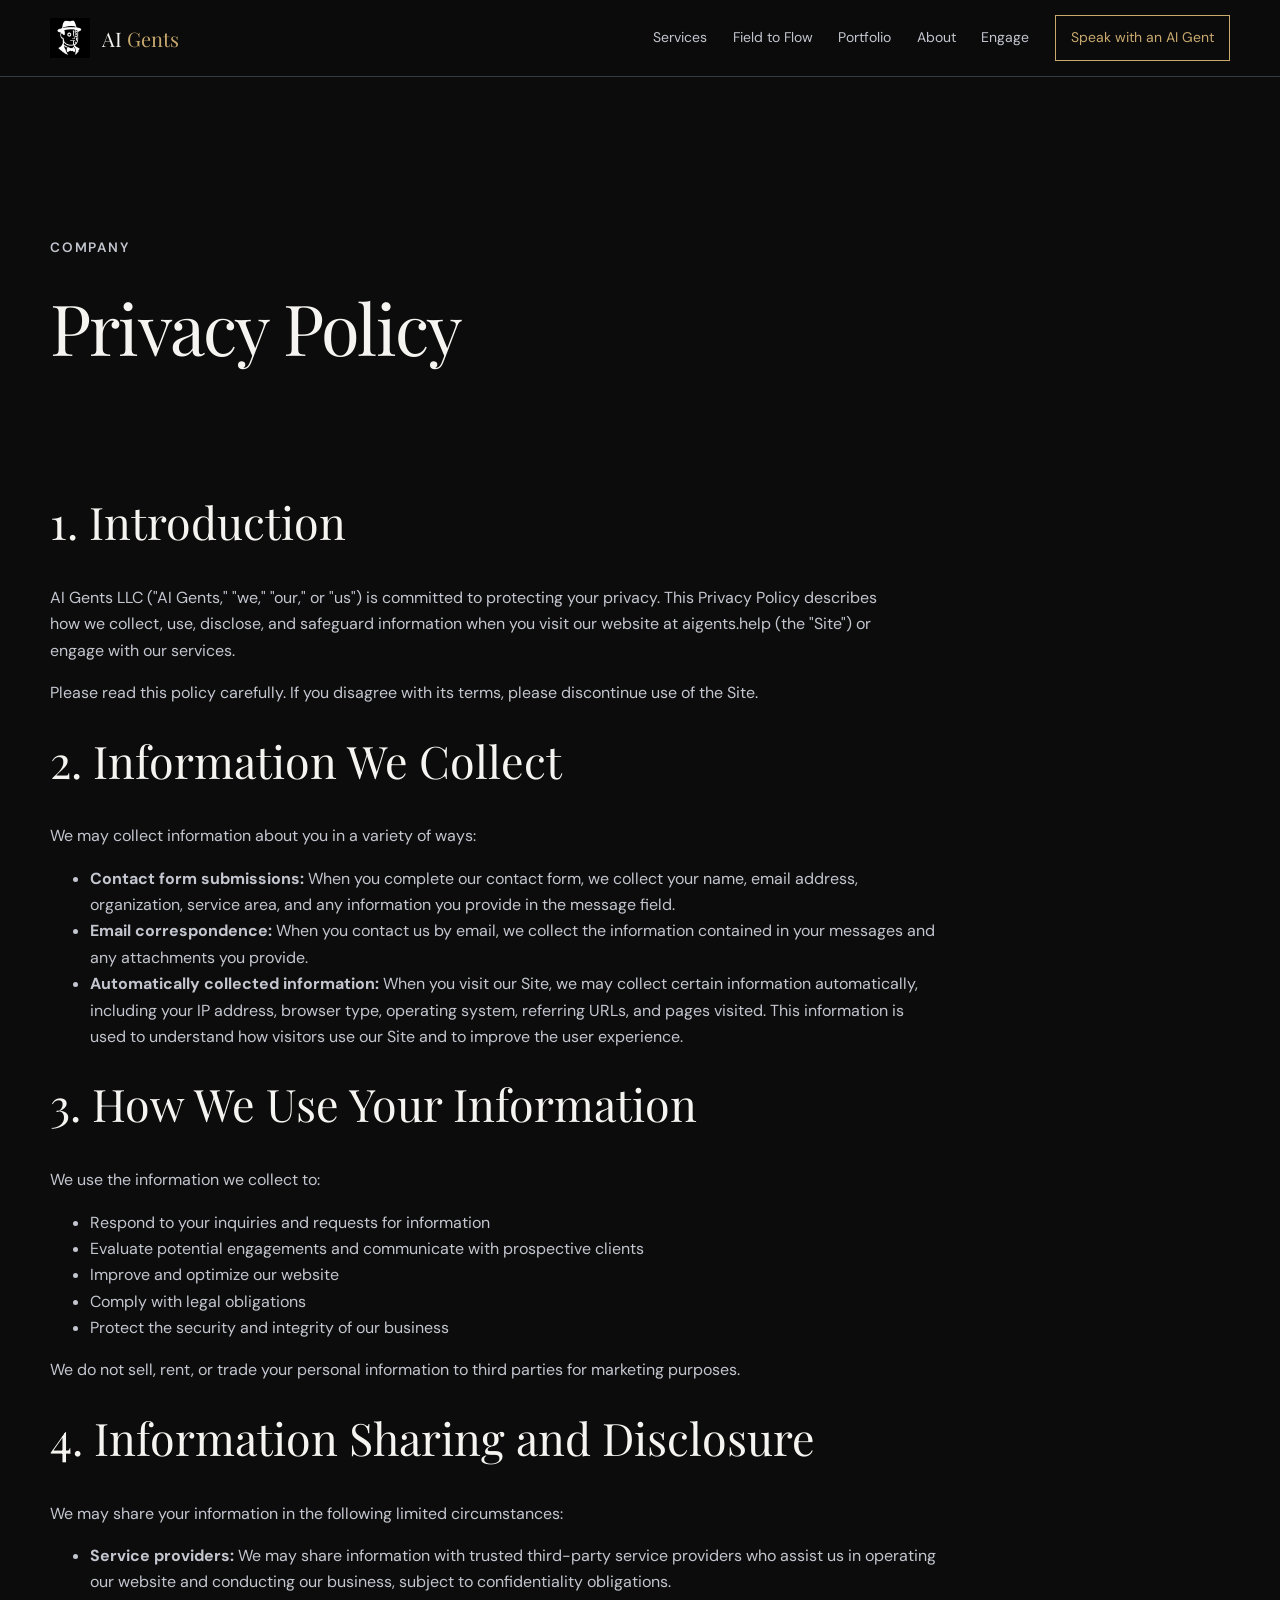
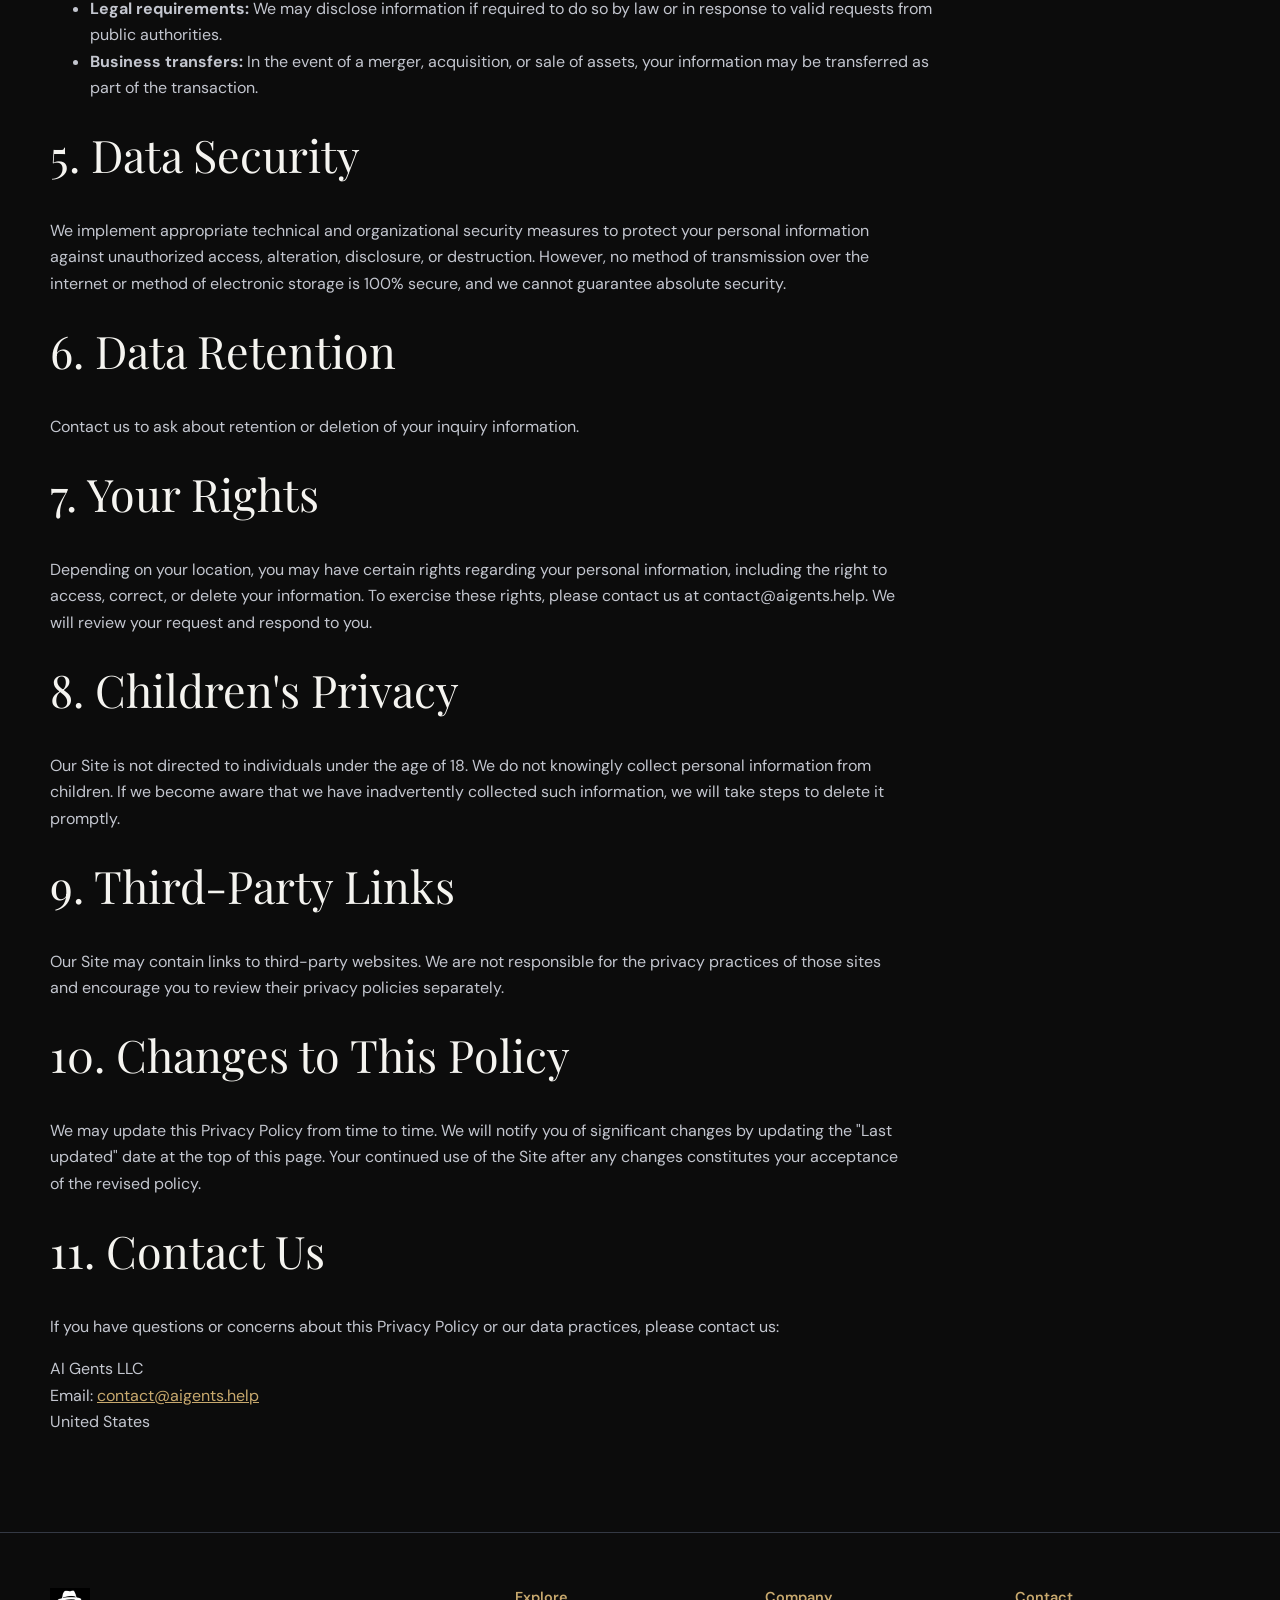
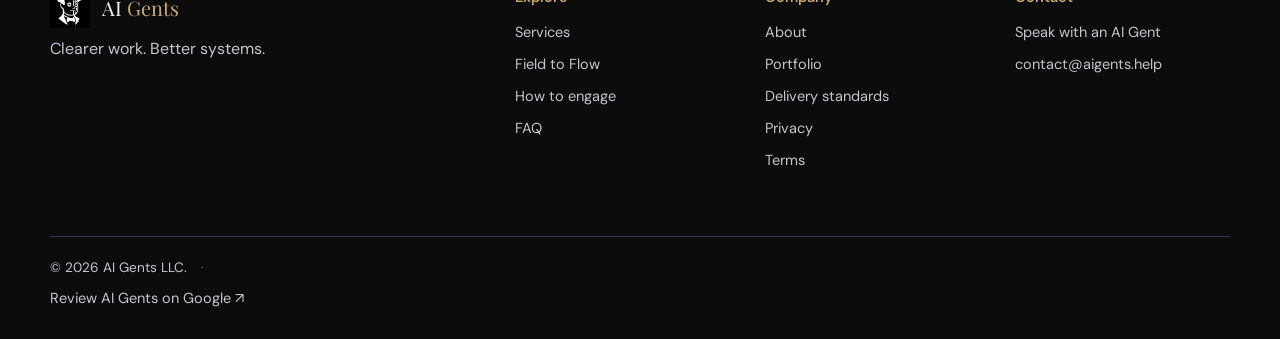
<file: privacy.html>
<!doctype html><html lang="en"><head><meta charset="utf-8"><meta name="viewport" content="width=device-width, initial-scale=1"><meta name="description" content="How AI Gents handles information submitted through this website."><title>Privacy Policy | AI Gents</title><link rel="icon" type="image/png" href="images/logo-white.png"><link rel="preconnect" href="https://fonts.googleapis.com"><link rel="preconnect" href="https://fonts.gstatic.com" crossorigin><link href="https://fonts.googleapis.com/css2?family=Playfair+Display:ital,wght@0,400;0,500;0,600;1,400&family=DM+Sans:wght@400;500;600&display=swap" rel="stylesheet"><link rel="stylesheet" href="css/style.css"></head><body><nav class="site-nav" aria-label="Main navigation"><div class="wrap nav-inner"><a class="brand" href="index.html"><img src="images/logo-white.png" alt="" width="40" height="40"><span>AI <em>Gents</em></span></a><button class="menu-toggle" type="button" aria-label="Open menu" aria-expanded="false" aria-controls="site-links"><span></span><span></span><span></span></button><div class="nav-links" id="site-links"><a href="capabilities.html">Services</a><a href="operations.html">Field to Flow</a><a href="portfolio.html">Portfolio</a><a href="about.html">About</a><a href="engage.html">Engage</a><a class="nav-action" href="contact.html">Speak with an AI Gent</a></div></div></nav><main class="legal wrap"><header class="page-head"><p class="eyebrow">Company</p><h1>Privacy Policy</h1></header><div class="legal-body">
    

    <h2>1. Introduction</h2>
    <p>AI Gents LLC ("AI Gents," "we," "our," or "us") is committed to protecting your privacy. This Privacy Policy describes how we collect, use, disclose, and safeguard information when you visit our website at aigents.help (the "Site") or engage with our services.</p>
    <p>Please read this policy carefully. If you disagree with its terms, please discontinue use of the Site.</p>

    <h2>2. Information We Collect</h2>
    <p>We may collect information about you in a variety of ways:</p>
    <ul>
      <li><strong>Contact form submissions:</strong> When you complete our contact form, we collect your name, email address, organization, service area, and any information you provide in the message field.</li>
      <li><strong>Email correspondence:</strong> When you contact us by email, we collect the information contained in your messages and any attachments you provide.</li>
      <li><strong>Automatically collected information:</strong> When you visit our Site, we may collect certain information automatically, including your IP address, browser type, operating system, referring URLs, and pages visited. This information is used to understand how visitors use our Site and to improve the user experience.</li>
      
    </ul>

    <h2>3. How We Use Your Information</h2>
    <p>We use the information we collect to:</p>
    <ul>
      <li>Respond to your inquiries and requests for information</li>
      <li>Evaluate potential engagements and communicate with prospective clients</li>
      <li>Improve and optimize our website</li>
      <li>Comply with legal obligations</li>
      <li>Protect the security and integrity of our business</li>
    </ul>
    <p>We do not sell, rent, or trade your personal information to third parties for marketing purposes. </p>

    <h2>4. Information Sharing and Disclosure</h2>
    <p>We may share your information in the following limited circumstances:</p>
    <ul>
      <li><strong>Service providers:</strong> We may share information with trusted third-party service providers who assist us in operating our website and conducting our business, subject to confidentiality obligations.</li>
      <li><strong>Legal requirements:</strong> We may disclose information if required to do so by law or in response to valid requests from public authorities.</li>
      <li><strong>Business transfers:</strong> In the event of a merger, acquisition, or sale of assets, your information may be transferred as part of the transaction.</li>
    </ul>

    <h2>5. Data Security</h2>
    <p>We implement appropriate technical and organizational security measures to protect your personal information against unauthorized access, alteration, disclosure, or destruction. However, no method of transmission over the internet or method of electronic storage is 100% secure, and we cannot guarantee absolute security.</p>

    <h2>6. Data Retention</h2><p>Contact us to ask about retention or deletion of your inquiry information.</p>

    <h2>7. Your Rights</h2>
    <p>Depending on your location, you may have certain rights regarding your personal information, including the right to access, correct, or delete your information. To exercise these rights, please contact us at contact@aigents.help. We will review your request and respond to you.</p>

    <h2>8. Children's Privacy</h2>
    <p>Our Site is not directed to individuals under the age of 18. We do not knowingly collect personal information from children. If we become aware that we have inadvertently collected such information, we will take steps to delete it promptly.</p>

    <h2>9. Third-Party Links</h2>
    <p>Our Site may contain links to third-party websites. We are not responsible for the privacy practices of those sites and encourage you to review their privacy policies separately.</p>

    <h2>10. Changes to This Policy</h2>
    <p>We may update this Privacy Policy from time to time. We will notify you of significant changes by updating the "Last updated" date at the top of this page. Your continued use of the Site after any changes constitutes your acceptance of the revised policy.</p>

    <h2>11. Contact Us</h2>
    <p>If you have questions or concerns about this Privacy Policy or our data practices, please contact us:</p>
    <p>AI Gents LLC<br>
    Email: <a href="mailto:contact@aigents.help" >contact@aigents.help</a><br>
    United States</p></div></main><footer class="footer"><div class="wrap footer-grid"><div><a class="brand" href="index.html"><img src="images/logo-white.png" alt="" width="40" height="40"><span>AI <em>Gents</em></span></a><p>Clearer work. Better systems.</p></div><div><h2>Explore</h2><a href="capabilities.html">Services</a><a href="operations.html">Field to Flow</a><a href="engage.html">How to engage</a><a href="faq.html">FAQ</a></div><div><h2>Company</h2><a href="about.html">About</a><a href="portfolio.html">Portfolio</a><a href="work.html">Delivery standards</a><a href="privacy.html">Privacy</a><a href="terms.html">Terms</a></div><div><h2>Contact</h2><a href="contact.html">Speak with an AI Gent</a><a href="mailto:contact@aigents.help">contact@aigents.help</a></div></div><div class="wrap footer-bottom">© 2026 AI Gents LLC. <span aria-hidden="true" style="padding:0 10px;opacity:.45">·</span><a href="https://g.page/r/CUCgqwaMYOIwEAI/review" target="_blank" rel="noopener noreferrer" aria-label="Leave a Google review for AI Gents">Review AI Gents on Google ↗</a></div></footer><script src="js/main.js" defer></script></body></html>
</file>
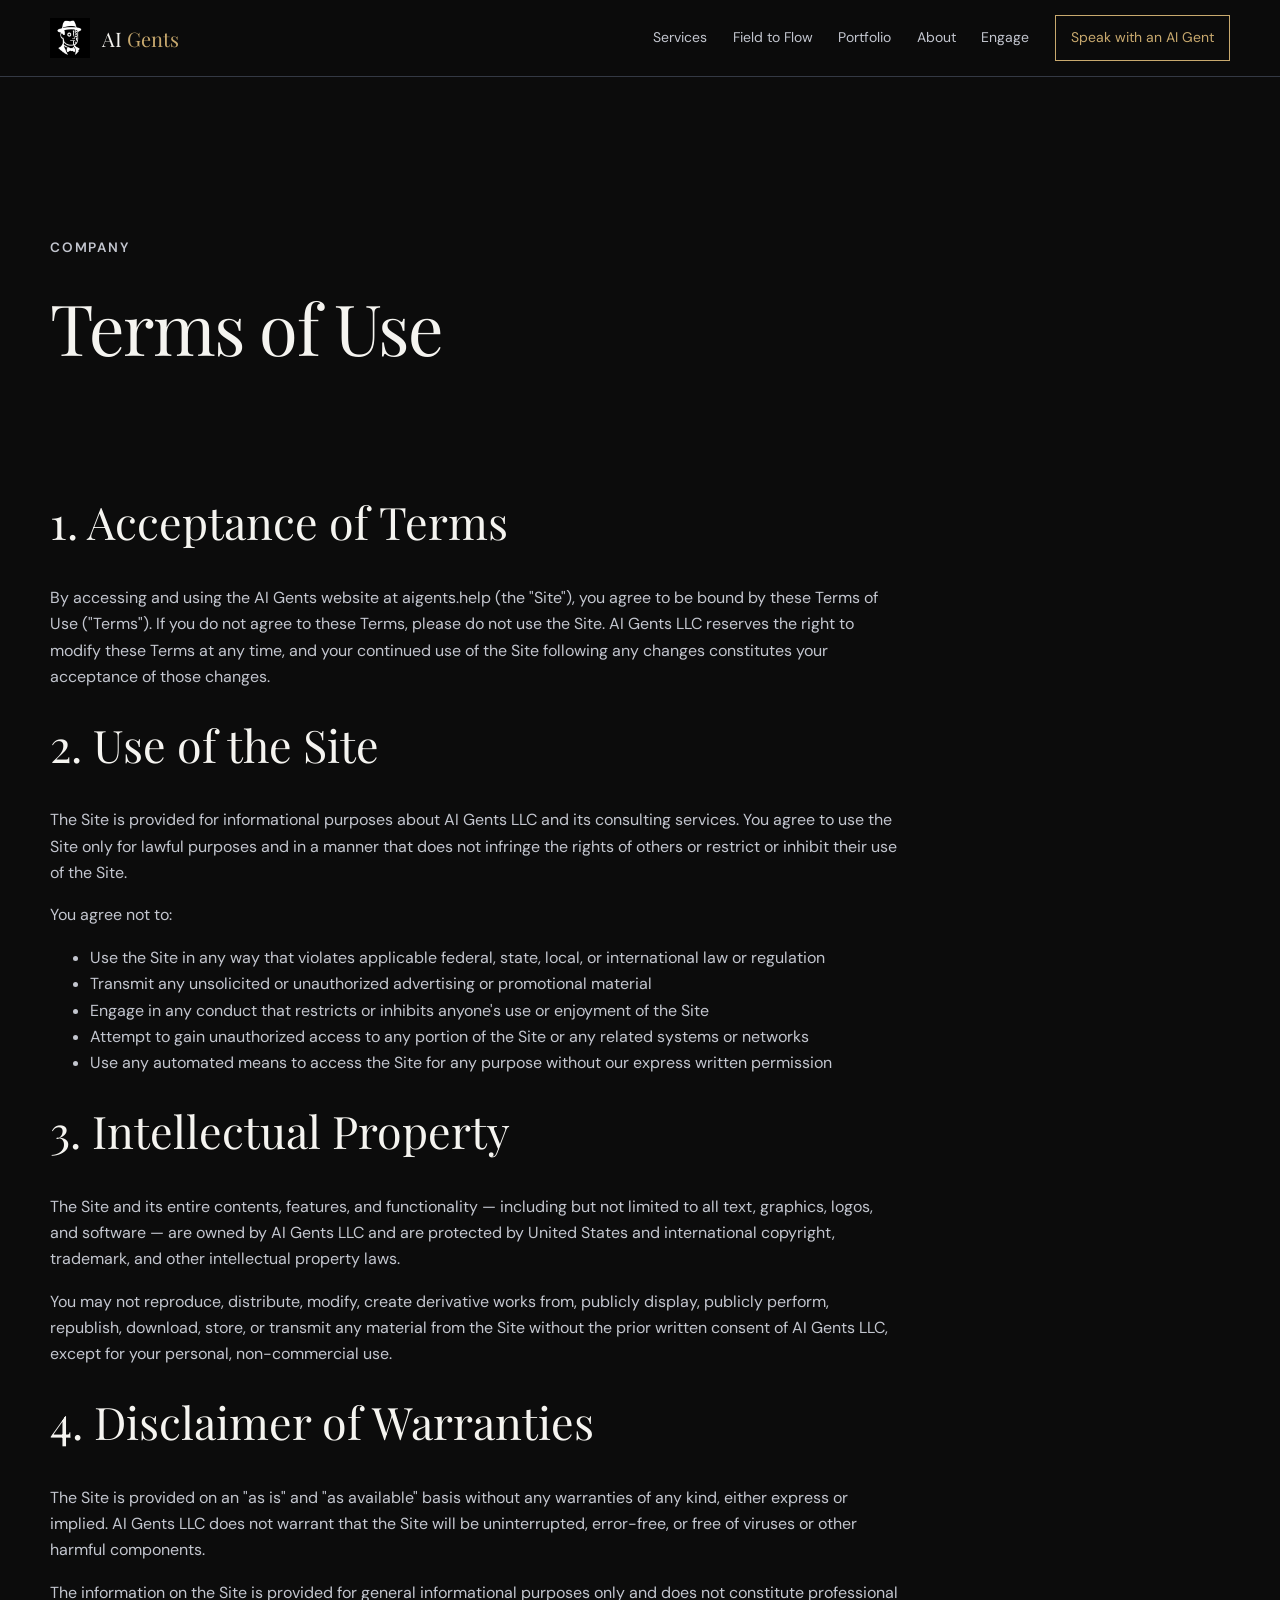
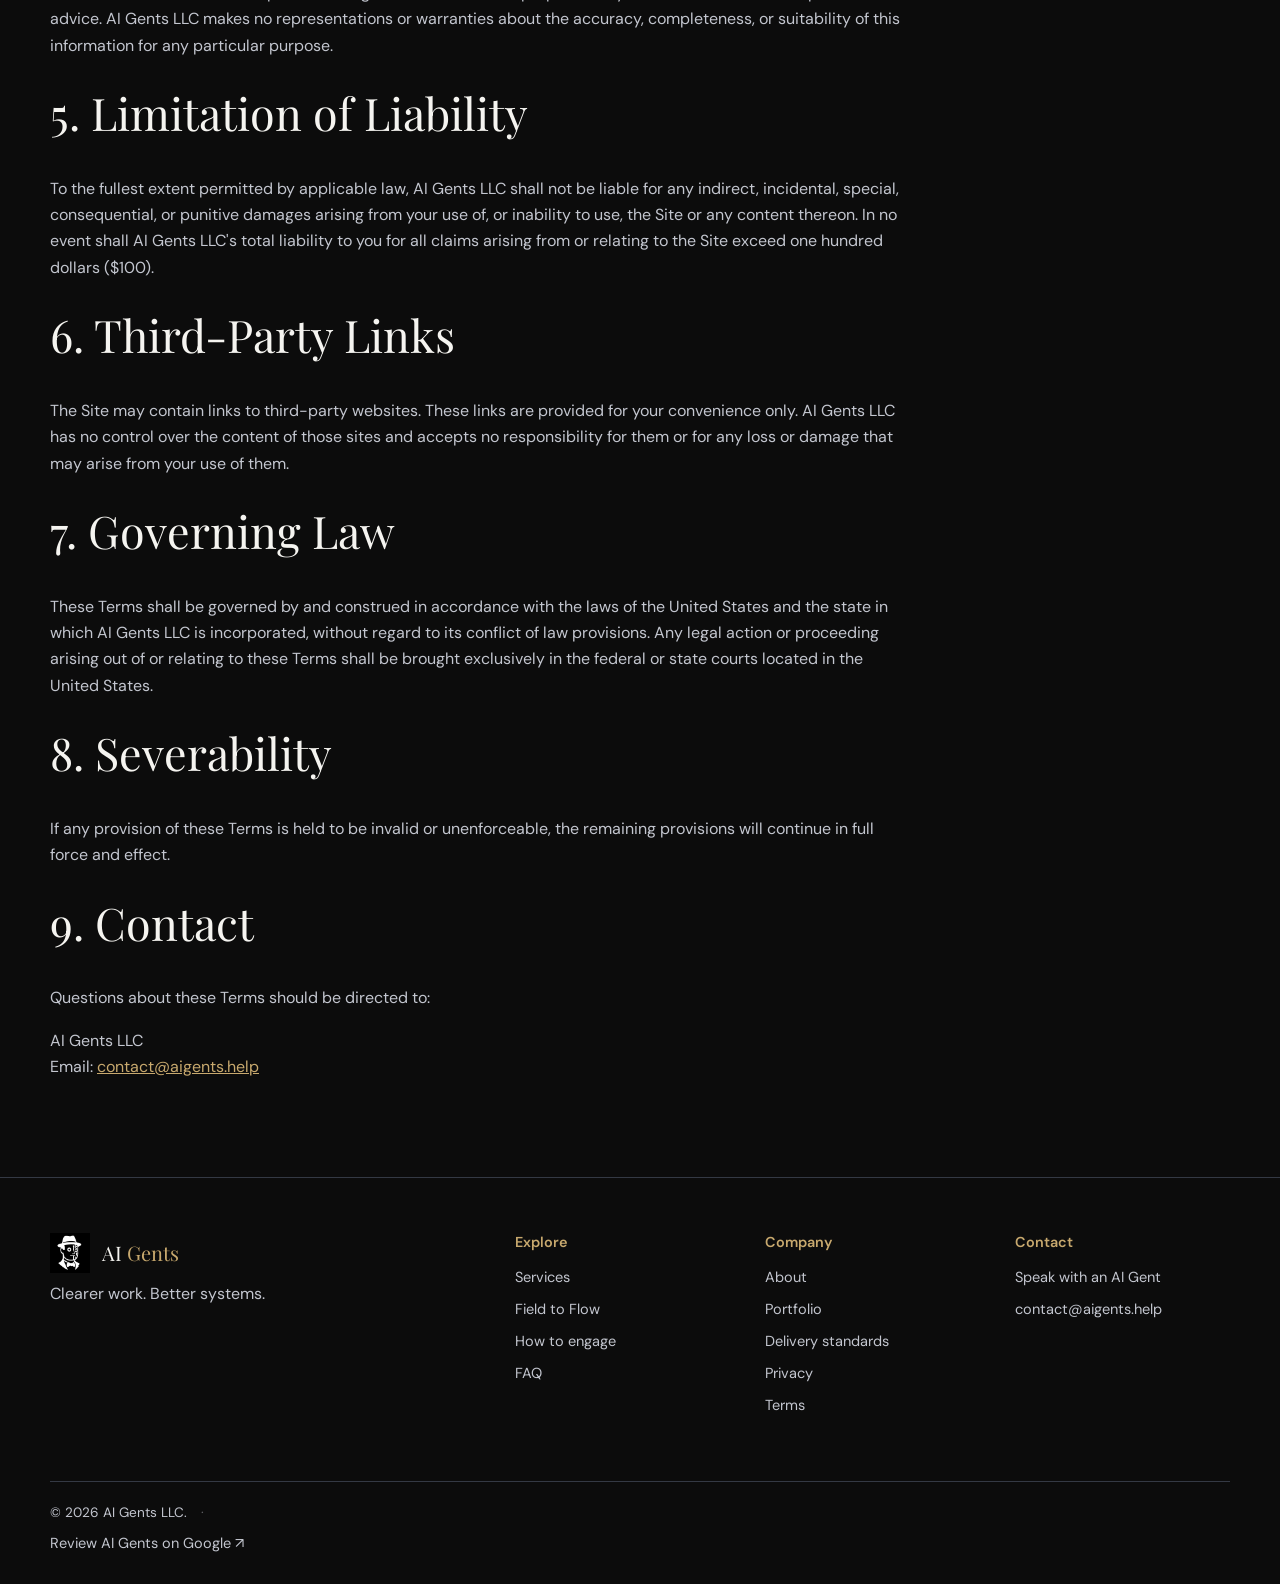
<file: terms.html>
<!doctype html><html lang="en"><head><meta charset="utf-8"><meta name="viewport" content="width=device-width, initial-scale=1"><meta name="description" content="Terms for using the AI Gents website."><title>Terms of Use | AI Gents</title><link rel="icon" type="image/png" href="images/logo-white.png"><link rel="preconnect" href="https://fonts.googleapis.com"><link rel="preconnect" href="https://fonts.gstatic.com" crossorigin><link href="https://fonts.googleapis.com/css2?family=Playfair+Display:ital,wght@0,400;0,500;0,600;1,400&family=DM+Sans:wght@400;500;600&display=swap" rel="stylesheet"><link rel="stylesheet" href="css/style.css"></head><body><nav class="site-nav" aria-label="Main navigation"><div class="wrap nav-inner"><a class="brand" href="index.html"><img src="images/logo-white.png" alt="" width="40" height="40"><span>AI <em>Gents</em></span></a><button class="menu-toggle" type="button" aria-label="Open menu" aria-expanded="false" aria-controls="site-links"><span></span><span></span><span></span></button><div class="nav-links" id="site-links"><a href="capabilities.html">Services</a><a href="operations.html">Field to Flow</a><a href="portfolio.html">Portfolio</a><a href="about.html">About</a><a href="engage.html">Engage</a><a class="nav-action" href="contact.html">Speak with an AI Gent</a></div></div></nav><main class="legal wrap"><header class="page-head"><p class="eyebrow">Company</p><h1>Terms of Use</h1></header><div class="legal-body">
    

    <h2>1. Acceptance of Terms</h2>
    <p>By accessing and using the AI Gents website at aigents.help (the "Site"), you agree to be bound by these Terms of Use ("Terms"). If you do not agree to these Terms, please do not use the Site. AI Gents LLC reserves the right to modify these Terms at any time, and your continued use of the Site following any changes constitutes your acceptance of those changes.</p>

    <h2>2. Use of the Site</h2>
    <p>The Site is provided for informational purposes about AI Gents LLC and its consulting services. You agree to use the Site only for lawful purposes and in a manner that does not infringe the rights of others or restrict or inhibit their use of the Site.</p>
    <p>You agree not to:</p>
    <ul>
      <li>Use the Site in any way that violates applicable federal, state, local, or international law or regulation</li>
      <li>Transmit any unsolicited or unauthorized advertising or promotional material</li>
      <li>Engage in any conduct that restricts or inhibits anyone's use or enjoyment of the Site</li>
      <li>Attempt to gain unauthorized access to any portion of the Site or any related systems or networks</li>
      <li>Use any automated means to access the Site for any purpose without our express written permission</li>
    </ul>

    <h2>3. Intellectual Property</h2>
    <p>The Site and its entire contents, features, and functionality — including but not limited to all text, graphics, logos, and software — are owned by AI Gents LLC and are protected by United States and international copyright, trademark, and other intellectual property laws.</p>
    <p>You may not reproduce, distribute, modify, create derivative works from, publicly display, publicly perform, republish, download, store, or transmit any material from the Site without the prior written consent of AI Gents LLC, except for your personal, non-commercial use.</p>

    <h2>4. Disclaimer of Warranties</h2>
    <p>The Site is provided on an "as is" and "as available" basis without any warranties of any kind, either express or implied. AI Gents LLC does not warrant that the Site will be uninterrupted, error-free, or free of viruses or other harmful components.</p>
    <p>The information on the Site is provided for general informational purposes only and does not constitute professional advice. AI Gents LLC makes no representations or warranties about the accuracy, completeness, or suitability of this information for any particular purpose.</p>

    <h2>5. Limitation of Liability</h2>
    <p>To the fullest extent permitted by applicable law, AI Gents LLC shall not be liable for any indirect, incidental, special, consequential, or punitive damages arising from your use of, or inability to use, the Site or any content thereon. In no event shall AI Gents LLC's total liability to you for all claims arising from or relating to the Site exceed one hundred dollars ($100).</p>

    <h2>6. Third-Party Links</h2>
    <p>The Site may contain links to third-party websites. These links are provided for your convenience only. AI Gents LLC has no control over the content of those sites and accepts no responsibility for them or for any loss or damage that may arise from your use of them.</p>

    <h2>7. Governing Law</h2>
    <p>These Terms shall be governed by and construed in accordance with the laws of the United States and the state in which AI Gents LLC is incorporated, without regard to its conflict of law provisions. Any legal action or proceeding arising out of or relating to these Terms shall be brought exclusively in the federal or state courts located in the United States.</p>

    <h2>8. Severability</h2>
    <p>If any provision of these Terms is held to be invalid or unenforceable, the remaining provisions will continue in full force and effect.</p>

    <h2>9. Contact</h2>
    <p>Questions about these Terms should be directed to:</p>
    <p>AI Gents LLC<br>
    Email: <a href="mailto:contact@aigents.help" >contact@aigents.help</a></p></div></main><footer class="footer"><div class="wrap footer-grid"><div><a class="brand" href="index.html"><img src="images/logo-white.png" alt="" width="40" height="40"><span>AI <em>Gents</em></span></a><p>Clearer work. Better systems.</p></div><div><h2>Explore</h2><a href="capabilities.html">Services</a><a href="operations.html">Field to Flow</a><a href="engage.html">How to engage</a><a href="faq.html">FAQ</a></div><div><h2>Company</h2><a href="about.html">About</a><a href="portfolio.html">Portfolio</a><a href="work.html">Delivery standards</a><a href="privacy.html">Privacy</a><a href="terms.html">Terms</a></div><div><h2>Contact</h2><a href="contact.html">Speak with an AI Gent</a><a href="mailto:contact@aigents.help">contact@aigents.help</a></div></div><div class="wrap footer-bottom">© 2026 AI Gents LLC. <span aria-hidden="true" style="padding:0 10px;opacity:.45">·</span><a href="https://g.page/r/CUCgqwaMYOIwEAI/review" target="_blank" rel="noopener noreferrer" aria-label="Leave a Google review for AI Gents">Review AI Gents on Google ↗</a></div></footer><script src="js/main.js" defer></script></body></html>
</file>
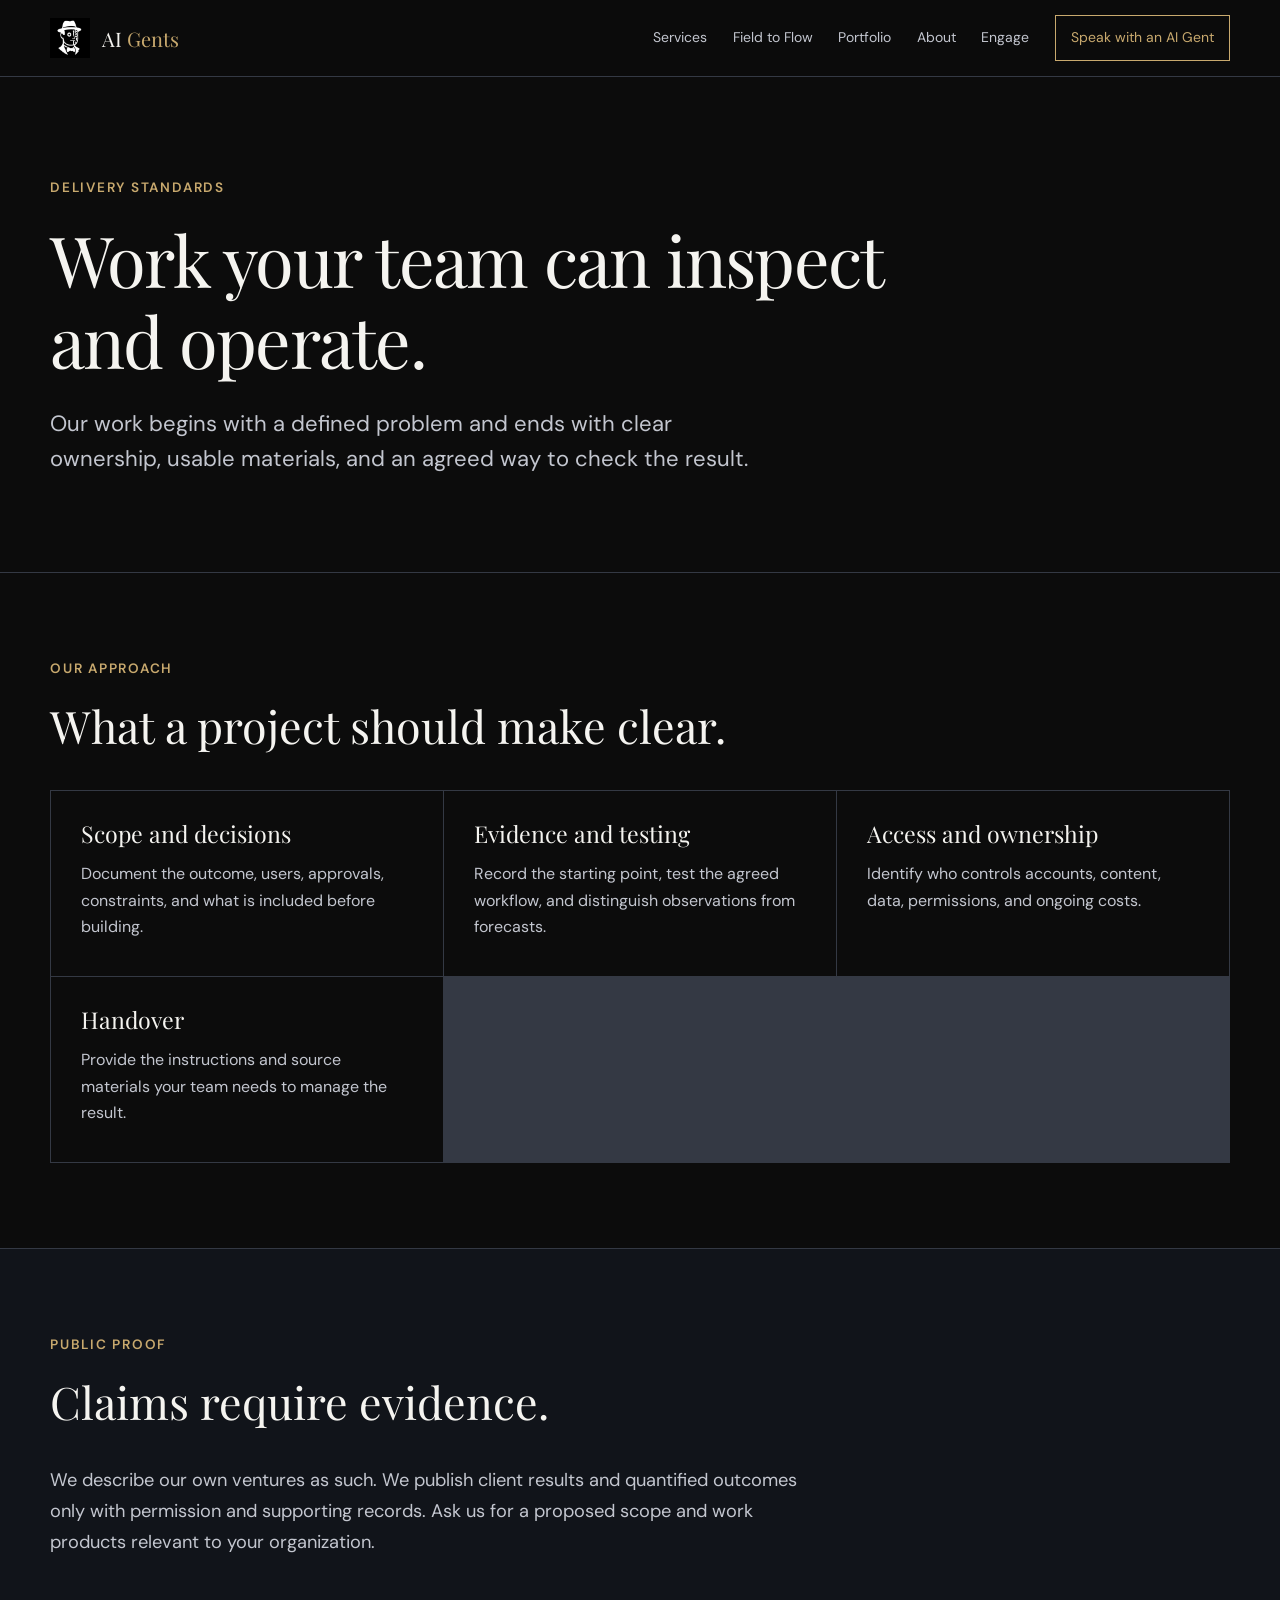
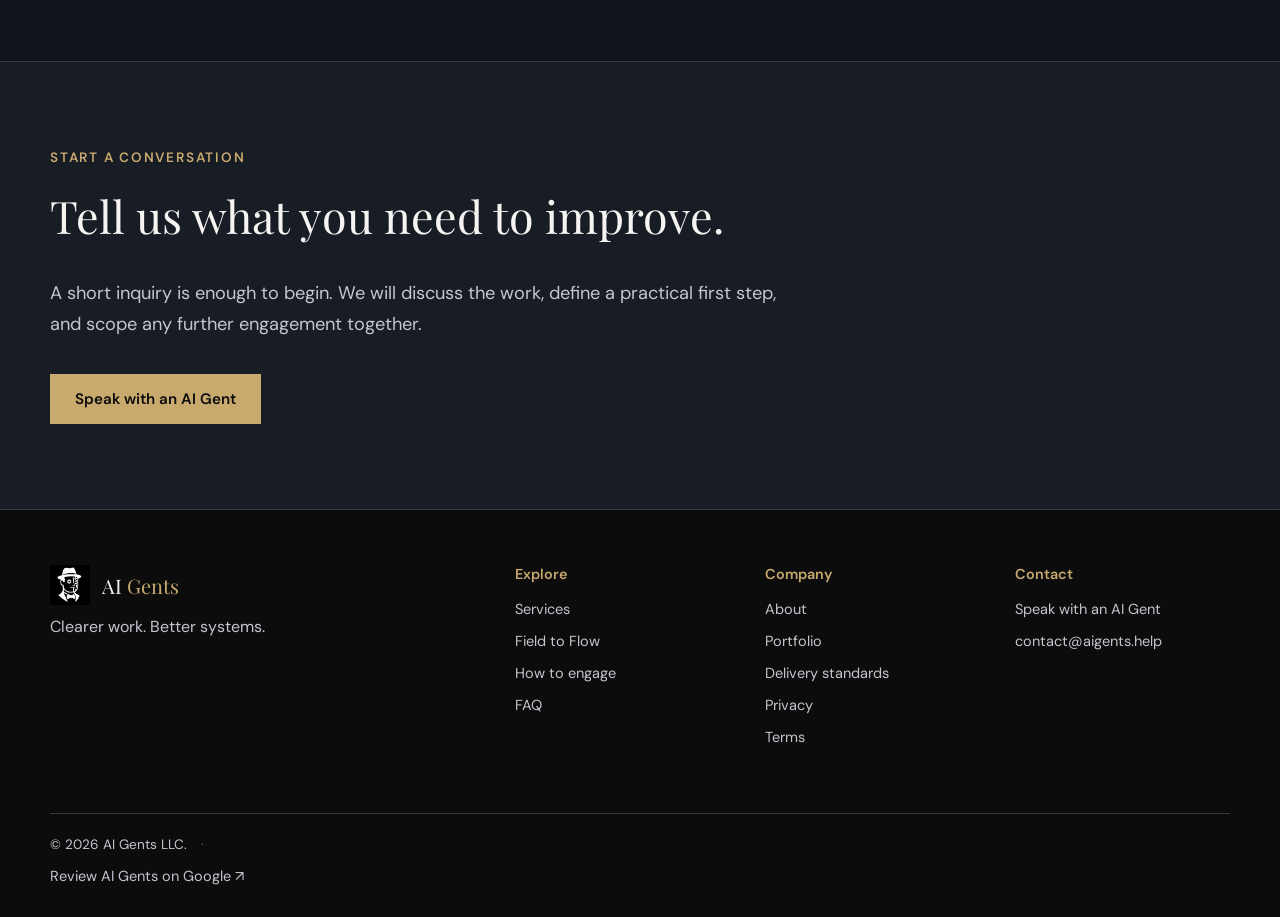
<file: work.html>
<!doctype html><html lang="en"><head><meta charset="utf-8"><meta name="viewport" content="width=device-width, initial-scale=1"><meta name="description" content="How AI Gents scopes, tests, documents, and hands over workflow and digital projects."><title>Delivery Standards | AI Gents</title><link rel="icon" type="image/png" href="images/logo-white.png"><link rel="preconnect" href="https://fonts.googleapis.com"><link rel="preconnect" href="https://fonts.gstatic.com" crossorigin><link href="https://fonts.googleapis.com/css2?family=Playfair+Display:ital,wght@0,400;0,500;0,600;1,400&family=DM+Sans:wght@400;500;600&display=swap" rel="stylesheet"><link rel="stylesheet" href="css/style.css"></head><body><nav class="site-nav" aria-label="Main navigation"><div class="wrap nav-inner"><a class="brand" href="index.html"><img src="images/logo-white.png" alt="" width="40" height="40"><span>AI <em>Gents</em></span></a><button class="menu-toggle" type="button" aria-label="Open menu" aria-expanded="false" aria-controls="site-links"><span></span><span></span><span></span></button><div class="nav-links" id="site-links"><a href="capabilities.html">Services</a><a href="operations.html">Field to Flow</a><a href="portfolio.html">Portfolio</a><a href="about.html">About</a><a href="engage.html">Engage</a><a class="nav-action" href="contact.html">Speak with an AI Gent</a></div></div></nav><main><header class="page-head wrap"><p class="eyebrow">Delivery standards</p><h1>Work your team can inspect and operate.</h1><p class="lede">Our work begins with a defined problem and ends with clear ownership, usable materials, and an agreed way to check the result.</p></header><section class="section "><div class="wrap"><p class="eyebrow">Our approach</p><h2>What a project should make clear.</h2><div class="cards"><article class="card"><h3>Scope and decisions</h3><p>Document the outcome, users, approvals, constraints, and what is included before building.</p></article><article class="card"><h3>Evidence and testing</h3><p>Record the starting point, test the agreed workflow, and distinguish observations from forecasts.</p></article><article class="card"><h3>Access and ownership</h3><p>Identify who controls accounts, content, data, permissions, and ongoing costs.</p></article><article class="card"><h3>Handover</h3><p>Provide the instructions and source materials your team needs to manage the result.</p></article></div></div></section><section class="section muted"><div class="wrap"><p class="eyebrow">Public proof</p><h2>Claims require evidence.</h2><p class="section-lede">We describe our own ventures as such. We publish client results and quantified outcomes only with permission and supporting records. Ask us for a proposed scope and work products relevant to your organization.</p></div></section><section class="section cta-section"><div class="wrap"><p class="eyebrow">Start a conversation</p><h2>Tell us what you need to improve.</h2><p class="section-lede">A short inquiry is enough to begin. We will discuss the work, define a practical first step, and scope any further engagement together.</p><a class="button" href="contact.html">Speak with an AI Gent</a></div></section></main><footer class="footer"><div class="wrap footer-grid"><div><a class="brand" href="index.html"><img src="images/logo-white.png" alt="" width="40" height="40"><span>AI <em>Gents</em></span></a><p>Clearer work. Better systems.</p></div><div><h2>Explore</h2><a href="capabilities.html">Services</a><a href="operations.html">Field to Flow</a><a href="engage.html">How to engage</a><a href="faq.html">FAQ</a></div><div><h2>Company</h2><a href="about.html">About</a><a href="portfolio.html">Portfolio</a><a href="work.html">Delivery standards</a><a href="privacy.html">Privacy</a><a href="terms.html">Terms</a></div><div><h2>Contact</h2><a href="contact.html">Speak with an AI Gent</a><a href="mailto:contact@aigents.help">contact@aigents.help</a></div></div><div class="wrap footer-bottom">© 2026 AI Gents LLC. <span aria-hidden="true" style="padding:0 10px;opacity:.45">·</span><a href="https://g.page/r/CUCgqwaMYOIwEAI/review" target="_blank" rel="noopener noreferrer" aria-label="Leave a Google review for AI Gents">Review AI Gents on Google ↗</a></div></footer><script src="js/main.js" defer></script></body></html>
</file>
<file: css/style.css>
:root{--black:#0c0c0c;--surface:#11141a;--surface-2:#181c24;--rule:#343944;--gold:#c8a96e;--white:#f5f4f0;--muted:#c3c6cf;--serif:'Playfair Display',Georgia,serif;--sans:'DM Sans',system-ui,sans-serif}*{box-sizing:border-box}html{scroll-behavior:smooth}body{margin:0;background:var(--black);color:var(--white);font:400 16px/1.65 var(--sans)}a{color:inherit}a:focus-visible,button:focus-visible,input:focus-visible,select:focus-visible,textarea:focus-visible,summary:focus-visible{outline:3px solid var(--gold);outline-offset:3px}h1,h2,h3,p{margin-top:0}h1,h2,h3{font-family:var(--serif);font-weight:400;line-height:1.15}h1{font-size:clamp(2.6rem,5.5vw,5.4rem);letter-spacing:-.025em}h2{font-size:clamp(2rem,3.5vw,3.15rem)}h3{font-size:1.45rem}p{color:var(--muted)}.wrap{width:min(1180px,calc(100% - 64px));margin-inline:auto}.site-nav{position:sticky;top:0;z-index:20;background:rgba(12,12,12,.97);border-bottom:1px solid var(--rule)}.nav-inner{height:76px;display:flex;align-items:center;justify-content:space-between;gap:25px}.brand{display:inline-flex;align-items:center;gap:12px;text-decoration:none;white-space:nowrap;font:400 1.25rem var(--serif)}.brand img{object-fit:contain}.brand em{font-style:normal;color:var(--gold)}.nav-links{display:flex;align-items:center;gap:clamp(12px,2vw,28px)}.nav-links a{color:var(--muted);text-decoration:none;font-size:.875rem}.nav-links a:hover,.nav-links a[aria-current=page]{color:var(--gold)}.nav-links .nav-action{border:1px solid var(--gold);color:var(--gold);padding:10px 15px;white-space:nowrap}.menu-toggle{display:none}.page-head{padding:100px 0 74px}.page-head h1{max-width:920px;margin:0 0 26px}.page-head h1 em{color:var(--gold);font-weight:400}.eyebrow{font-size:.85rem;letter-spacing:.13em;text-transform:uppercase;color:var(--gold);font-weight:600;margin-bottom:20px}.lede{max-width:720px;font-size:clamp(1.1rem,2vw,1.38rem);line-height:1.55}.hero-actions{display:flex;gap:28px;align-items:center;padding-bottom:90px}.button{display:inline-flex;align-items:center;justify-content:center;border:1px solid var(--gold);background:var(--gold);color:var(--black);padding:14px 24px;min-height:50px;text-decoration:none;font:600 .95rem var(--sans);cursor:pointer}.button:hover{background:#e0c38e}.text-link{color:var(--gold);text-decoration:underline;text-underline-offset:5px;font-weight:500}.section{padding:85px 0;border-top:1px solid var(--rule)}.section.muted{background:var(--surface)}.section h2{max-width:800px}.section-lede{font-size:1.14rem;max-width:760px;line-height:1.7}.cards{display:grid;grid-template-columns:repeat(3,minmax(0,1fr));gap:1px;background:var(--rule);border:1px solid var(--rule);margin-top:38px}.card{background:var(--black);padding:30px;min-height:185px}.muted .card{background:var(--surface)}.card h3{margin-bottom:14px}.card p{margin:0}.after-cards{margin:32px 0 0}.cta-section{background:var(--surface-2)}.cta-section .button{margin-top:16px}.footer{border-top:1px solid var(--rule);padding-top:55px}.footer-grid{display:grid;grid-template-columns:2fr repeat(3,1fr);gap:35px;padding-bottom:55px}.footer h2{font:600 .9rem var(--sans);color:var(--gold);margin-bottom:15px}.footer a:not(.brand){display:block;color:var(--muted);text-decoration:none;margin:8px 0;font-size:.91rem}.footer a:hover{color:var(--gold)}.footer-bottom{border-top:1px solid var(--rule);padding:20px 0;color:var(--muted);font-size:.85rem}.faq{max-width:850px;border-top:1px solid var(--rule);margin-top:36px}.faq details{border-bottom:1px solid var(--rule);padding:20px 0}.faq summary{cursor:pointer;font-size:1.1rem;font-weight:500}.faq details p{margin:14px 0 4px}.contact-grid{display:grid;grid-template-columns:1fr 1.5fr;gap:70px}.contact-grid h2{font-size:2rem}.contact-grid .quiet{font-size:.875rem}.form-panel{background:var(--surface);border:1px solid var(--rule);padding:32px}.form-panel label{display:block;font-weight:500;margin-bottom:18px}.form-panel input,.form-panel select,.form-panel textarea{display:block;width:100%;margin-top:7px;background:var(--surface-2);border:1px solid #69707e;color:var(--white);font:400 1rem var(--sans);padding:13px 14px;border-radius:0}.form-panel textarea{resize:vertical}.form-panel .button:disabled{opacity:.6;cursor:wait}.form-row{display:grid;grid-template-columns:1fr 1fr;gap:16px}.form-status{margin:15px 0}.form-panel .quiet a{color:var(--gold)}.legal{padding-top:60px;padding-bottom:80px}.legal p,.legal li{max-width:850px;color:var(--muted)}.legal h1,.legal h2,.legal h3{margin-top:28px}.legal a{color:var(--gold)}@media(max-width:920px){.nav-links{gap:10px}.nav-links a{font-size:.8rem}.nav-links .nav-action{padding:9px}.cards{grid-template-columns:repeat(2,minmax(0,1fr))}.contact-grid{gap:30px}}@media(max-width:760px){.wrap{width:min(100% - 36px,600px)}.nav-inner{height:68px}.menu-toggle{display:flex;flex-direction:column;justify-content:center;gap:5px;width:44px;height:44px;border:1px solid var(--rule);background:transparent;padding:10px;cursor:pointer}.menu-toggle span{height:2px;background:var(--white);width:100%}.nav-links{display:none;position:absolute;left:0;right:0;top:68px;background:#101216;border-bottom:1px solid var(--rule);padding:20px 18px;flex-direction:column;align-items:stretch;gap:0;max-height:calc(100vh - 68px);overflow:auto}.nav-links.open{display:flex}.nav-links a,.nav-links .nav-action{font-size:1rem;padding:12px 8px}.nav-links .nav-action{text-align:center;margin-top:10px}.page-head{padding:64px 0 45px}.hero-actions{padding-bottom:65px;flex-wrap:wrap}.section{padding:65px 0}.cards{grid-template-columns:1fr}.card{min-height:0;padding:25px}.footer-grid{grid-template-columns:1fr 1fr;gap:28px}.footer-grid>div:first-child{grid-column:1/-1}.contact-grid{grid-template-columns:1fr}.form-row{grid-template-columns:1fr;gap:0}.form-panel{padding:22px}}@media(prefers-reduced-motion:reduce){html{scroll-behavior:auto}}

/* Selected work */
.portfolio-intro{padding-bottom:38px}
.portfolio-intro .lede{max-width:850px}
.portfolio-grid{display:grid;grid-template-columns:repeat(2,minmax(0,1fr));gap:18px}
.project-card{display:flex;flex-direction:column;min-height:295px;padding:32px;border:1px solid var(--rule);background:var(--surface);text-decoration:none;transition:border-color .2s,background .2s}
.project-card:hover,.project-card:focus-visible{border-color:var(--gold);background:var(--surface-2)}
.project-card .project-type{color:var(--gold);font-size:.85rem;font-weight:600;letter-spacing:.1em;text-transform:uppercase;margin-bottom:25px}
.project-card h3{font-size:clamp(1.65rem,2.6vw,2.25rem);margin-bottom:14px}
.project-card p{margin-bottom:28px;max-width:51ch}
.project-card .project-link{color:var(--gold);font-weight:600;margin-top:auto;text-decoration:underline;text-underline-offset:5px}
.portfolio-note{margin:29px 0 0;max-width:760px;font-size:.95rem}
.portfolio-feature .project-card{min-height:260px}
@media(max-width:760px){.portfolio-grid{grid-template-columns:1fr}.project-card{min-height:0;padding:26px}.portfolio-feature .project-card{min-height:0}}

.project-card{overflow:hidden}
.project-thumb{display:block;width:calc(100% + 64px);height:auto;aspect-ratio:16/9;object-fit:cover;object-position:center top;margin:-32px -32px 27px;border-bottom:1px solid var(--rule);background:var(--surface-2)}
@media(max-width:760px){.project-thumb{width:calc(100% + 52px);margin:-26px -26px 23px}}

/* Home: an operational point of view, expressed as a working example. */
.home-hero{position:relative;overflow:hidden;border-bottom:1px solid var(--rule);background:var(--black)}
.hero-layout{position:relative;display:grid;grid-template-columns:minmax(0,1.08fr) minmax(390px,.92fr);gap:clamp(36px,5vw,80px);align-items:center;padding-top:clamp(80px,9vw,140px);padding-bottom:clamp(80px,9vw,135px)}
.hero-copy h1{font-size:clamp(3.2rem,5.5vw,5.8rem);margin:0 0 30px;letter-spacing:-.045em;line-height:1.08}
.hero-copy h1 em{font-weight:400;color:var(--gold)}
.hero-copy .lede{font-size:clamp(1.13rem,1.7vw,1.35rem);line-height:1.62;max-width:570px}
.home-hero .hero-actions{padding:19px 0 0;gap:25px}
.home-hero .button{gap:22px;transition:transform .2s ease,background .2s ease}
.home-hero .button:hover{transform:translateY(-3px)}
.hero-aside{font-size:.9rem;letter-spacing:.02em;margin:34px 0 0;color:#9298a5}
.flow-demo{border:1px solid #62605b;background:#12151b;box-shadow:22px 22px 0 #0a0b0e;min-width:0}
.demo-topline,.demo-footer{display:flex;align-items:center;gap:12px;padding:13px 20px;color:#b7b7b5;font:600 .7rem/1.3 var(--sans);letter-spacing:.1em;border-bottom:1px solid var(--rule)}
.demo-mark{color:var(--gold);font-size:1.35rem;line-height:1}
.demo-topline-end{margin-left:auto;color:var(--gold)}
.demo-body{padding:28px 28px 24px}
.demo-kicker{color:var(--white);font-weight:500;font-size:.95rem;margin-bottom:15px}
.demo-options{display:flex;gap:7px;flex-wrap:wrap;margin-bottom:28px}
.demo-option{border:1px solid #58606d;background:transparent;color:#e2e2df;font:500 .83rem var(--sans);padding:9px 11px;cursor:pointer;transition:background .2s,border-color .2s,color .2s}
.demo-option:hover{border-color:var(--gold);color:var(--white)}
.demo-option.active{background:var(--gold);border-color:var(--gold);color:var(--black)}
.demo-journey{display:grid;grid-template-columns:1fr 34px 1fr;align-items:stretch;gap:10px}
.demo-stage{background:#1b2029;border:1px solid #4b515d;padding:20px;min-width:0}
.demo-step{font:600 .7rem var(--sans);letter-spacing:.1em;color:#b4b7c0}
.demo-stage h2{font:500 1.24rem/1.25 var(--serif);margin:18px 0 12px;color:var(--white)}
.demo-stage p{font-size:.84rem;line-height:1.5;margin:0;color:#c6cad2}
.demo-result{border-color:#907950;background:#24241e}
.demo-result .demo-step,.demo-result h2{color:#f1cf8c}
.demo-connector{display:flex;flex-direction:column;align-items:center;justify-content:center;color:var(--gold);font-size:1.4rem;transform:rotate(-90deg)}
.demo-connector span{width:27px;height:1px;background:var(--gold)}
.demo-footer{border-top:1px solid var(--rule);border-bottom:0;justify-content:space-between;font-size:.63rem;letter-spacing:.06em}
.demo-footer a{color:var(--gold);text-decoration:none;white-space:nowrap}
.demo-footer a:hover{text-decoration:underline;text-underline-offset:4px}
.site-nav .nav-links a:not(.nav-action){transition:color .2s ease}
.card{transition:background .2s ease,border-color .2s ease}
.card:hover{background:#1b2028}
.muted .card:hover{background:#202630}
@media(max-width:1100px){.hero-layout{grid-template-columns:1fr;gap:50px}.hero-copy h1{max-width:760px}.flow-demo{max-width:760px}}
@media(max-width:760px){.hero-layout{padding-top:70px;padding-bottom:75px;gap:42px}.hero-copy h1{font-size:clamp(3rem,11vw,4.4rem)}.home-hero .hero-actions{align-items:flex-start}.flow-demo{box-shadow:10px 10px 0 #0a0b0e}.demo-body{padding:21px 16px}.demo-journey{grid-template-columns:1fr;gap:0}.demo-connector{transform:none;height:29px;font-size:1.1rem}.demo-connector span{display:none}.demo-footer{flex-wrap:wrap}.demo-stage{padding:17px}.demo-stage h2{margin:8px 0}}
@media(prefers-reduced-motion:reduce){.home-hero .button,.card,.demo-option,.site-nav .nav-links a{transition:none}.home-hero .button:hover{transform:none}}

.point-of-view{background:#171a20;border-block:1px solid var(--rule)}
.point-layout{display:grid;grid-template-columns:220px minmax(0,1fr);gap:clamp(40px,7vw,120px);align-items:start}
.point-index{display:block;color:#777f8c;font:400 4.5rem/1 var(--serif);margin-top:38px}
.point-layout>div:last-child{border-left:2px solid var(--gold);padding-left:clamp(27px,4vw,64px)}
.point-layout h2{font-size:clamp(2.5rem,4.5vw,4.9rem);max-width:860px;letter-spacing:-.035em;margin-bottom:25px}
.point-layout p:not(.eyebrow){font-size:1.15rem;max-width:680px;line-height:1.7;margin-bottom:22px}
@media(max-width:760px){.point-layout{grid-template-columns:1fr;gap:20px}.point-index{display:none}.point-layout>div:last-child{padding-left:23px}.point-layout h2{font-size:clamp(2.35rem,8vw,3.6rem)}}

/* Proprietary platform positioning, within the established AI Gents identity. */
.platform-home .hero-layout{grid-template-columns:minmax(0,1.12fr) minmax(0,.88fr);gap:54px;padding-block:88px 82px}
.platform-home .hero-copy h1{font-size:clamp(3rem,4.65vw,4.75rem);line-height:1.1;max-width:720px;margin-bottom:24px}
.platform-home .hero-copy h1 em{display:block}
.hero-promise{font-family:var(--serif);font-size:clamp(1.5rem,2.3vw,2rem);line-height:1.3;color:var(--white);max-width:560px;margin-bottom:20px}
.platform-home .hero-copy .lede{font-size:1.08rem;line-height:1.7}
.platform-home .hero-actions{flex-wrap:wrap;gap:22px}
.platform-home .hero-aside{font-size:.9rem;color:var(--muted);max-width:440px;line-height:1.8;margin-top:28px}
.platform-preview{border:1px solid #685d49;background:#141619;box-shadow:18px 18px 0 #191712;min-width:0}
.platform-masthead{display:flex;align-items:center;gap:13px;padding:21px;border-bottom:1px solid var(--rule)}
.platform-masthead img{object-fit:contain;flex-shrink:0}
.platform-label{display:block;font:400 1.06rem/1.4 var(--serif);color:var(--white)}
.platform-caption{display:block;font-size:.75rem;line-height:1.5;color:var(--muted);margin-top:5px}
.platform-switch{display:flex;border-bottom:1px solid var(--rule)}
.platform-view{flex:1;padding:15px 10px;background:transparent;color:var(--muted);border:0;border-bottom:2px solid transparent;font:500 .85rem/1.4 var(--sans);cursor:pointer}
.platform-view.active{background:#28241d;color:#eed5a5;border-bottom-color:var(--gold)}
.platform-view:hover{color:var(--white);background:#252525}
.platform-screen{padding:25px;min-height:400px;background:linear-gradient(135deg,#1f242b,#111418)}
.platform-screen[hidden]{display:none}
.screen-top{display:flex;justify-content:space-between;gap:12px;font-size:.65rem;letter-spacing:.12em;color:#d4c3a6;padding-bottom:25px;border-bottom:1px solid #494941}
.screen-eyebrow{margin:27px 0 13px;color:#c8a96e;font-size:.8rem}
.platform-screen h2{font-size:clamp(1.8rem,2.5vw,2.6rem);margin:0 0 17px;line-height:1.2}
.platform-screen h2 em{color:#e3c48c;font-weight:400}
.platform-screen>p:not(.screen-eyebrow){font-size:.88rem;line-height:1.6;max-width:350px}
.client-steps{display:flex;gap:8px;flex-wrap:wrap;margin:25px 0}
.client-steps span{padding:6px 9px;border:1px solid #5c5549;font-size:.75rem;color:#eee3d0;background:#2b2822}
.portal-line{display:flex;align-items:center;gap:12px;border-top:1px solid #494941;padding-top:18px;margin-top:23px}
.portal-line strong{display:block;font-size:.88rem;font-weight:500;color:var(--white)}
.portal-line div>span{display:block;font-size:.73rem;color:var(--muted);margin-top:4px}
.portal-symbol{display:grid;place-items:center;flex-shrink:0;width:33px;height:33px;border:1px solid #78694f;color:var(--gold)}
.platform-preview-footer{display:flex;justify-content:space-between;flex-wrap:wrap;gap:12px;padding:15px 20px;font-size:.6rem;letter-spacing:.07em;color:#d0c4af;border-top:1px solid var(--rule)}
.command-modules{display:grid;grid-template-columns:repeat(3,minmax(0,1fr));gap:7px;margin-top:22px}
.command-modules>div{padding:12px 9px;border:1px solid #57513f;background:#28251f;min-width:0}
.command-modules span{display:block;font-size:.7rem;color:#d5b87f;margin-bottom:10px}
.command-modules strong{display:block;font-size:.75rem;font-weight:500;overflow-wrap:anywhere}
.command-modules small{display:block;font-size:.65rem;line-height:1.5;color:var(--muted);margin-top:5px}
.platform-principles{border-bottom:1px solid var(--rule);background:#171613}
.platform-principles .wrap{display:flex;justify-content:space-between;gap:22px;padding-block:22px}
.platform-principles span{font-size:.85rem;color:#d7c49f}
.platform-principles span::before{content:'✦';margin-right:13px;color:var(--gold)}
.platform-home .section h2 em{color:var(--gold);font-weight:400}
.platform-capabilities .card{display:flex;flex-direction:column;padding:32px}
.capability-number{font-size:.75rem;letter-spacing:.07em;color:var(--gold);margin-bottom:25px}
.platform-capabilities h3{font-size:1.85rem}
.capability-detail{display:block;font-size:.8rem;color:#d5bf96;border-top:1px solid var(--rule);padding-top:20px;margin-top:26px}
.gentleman-seal{object-fit:contain;opacity:.9;margin-top:15px}
.platform-home .point-layout h2{font-size:clamp(2.4rem,4.4vw,4.1rem)}
.point-layout .gentleman-signoff{font-family:var(--serif);color:var(--gold);font-style:italic;font-size:1.4rem}
.platform-home .cta-section{background:linear-gradient(125deg,#252119,#15171c)}
.platform-home .cta-section h2{max-width:1000px}
.platform-home .cta-section .button{gap:25px}
#your-platform{scroll-margin-top:95px}
@media(max-width:1100px){.platform-home .hero-layout{grid-template-columns:1fr;gap:44px;padding-top:65px}.platform-home .hero-copy h1{font-size:clamp(3rem,6.5vw,4.75rem)}.platform-preview{max-width:650px}.platform-screen{min-height:370px}.platform-capabilities .card{padding:25px}}
@media(max-width:760px){.platform-home .hero-layout{padding-block:53px 60px;gap:38px}.platform-home .hero-copy h1{font-size:clamp(2.5rem,9.5vw,4rem)}.platform-home .hero-copy .eyebrow{font-size:.75rem}.platform-home .hero-actions{align-items:flex-start;gap:23px}.platform-preview{box-shadow:8px 8px 0 #191712}.platform-masthead{padding:17px 14px;gap:10px}.platform-label{font-size:1rem}.platform-caption{font-size:.7rem}.platform-view{font-size:.78rem;padding:14px 7px;min-height:50px}.platform-screen{padding:21px 17px;min-height:390px}.platform-screen h2{font-size:2rem}.screen-top{font-size:.58rem}.platform-principles .wrap{flex-direction:column;gap:10px;padding-block:20px}.platform-principles span{font-size:.82rem}.platform-capabilities .card{padding:27px}.capability-number{margin-bottom:18px}.gentleman-seal{width:70px;height:70px;margin-top:0}.platform-home .point-layout>div:first-child{display:flex;align-items:center;justify-content:space-between;gap:20px}.platform-home .point-layout .eyebrow{margin:0}.platform-preview-footer{padding-inline:15px}.platform-home .section h2{font-size:clamp(2rem,7.2vw,2.7rem)}}



/* Editorial hero atmospheres: visual depth, typography first. */
.page-head.editorial-hero{
  position:relative;isolation:isolate;
  padding-top:clamp(92px,9vw,132px);
  padding-bottom:clamp(86px,9vw,122px);
}
.page-head.editorial-hero::before,
.page-head.editorial-hero::after{content:"";position:absolute;pointer-events:none;z-index:-1}
.page-head.editorial-hero::before{
  inset:0 calc(50% - 50vw);
  background:
    radial-gradient(ellipse 48% 85% at 81% 54%,rgba(200,169,110,.12),transparent 75%),
    linear-gradient(102deg,#0c0c0c 31%,#101217 70%,#11100e);
}
.page-head.editorial-hero::after{
  inset:0 calc(50% - 50vw);
  opacity:.65;
  background:linear-gradient(90deg,#0c0c0c 0%,transparent 56%);
}
.editorial-hero>h1,.editorial-hero>.lede,.editorial-hero>.eyebrow{position:relative;z-index:1}
.editorial-hero .lede{max-width:750px}
.hero-services::before{
  background:
    radial-gradient(ellipse 42% 85% at 80% 44%,rgba(203,158,85,.2),transparent 75%),
    repeating-linear-gradient(117deg,transparent 0 75px,rgba(200,169,110,.023) 76px,transparent 77px 154px),
    linear-gradient(100deg,#0c0c0c 34%,#14130f 75%,#101115);
}
.hero-services::after{
  opacity:.48;
  background:
    radial-gradient(circle at 83% 50%,transparent 0 110px,rgba(200,169,110,.22) 111px 112px,transparent 113px 176px,rgba(200,169,110,.11) 177px 178px,transparent 179px),
    linear-gradient(90deg,#0c0c0c 10%,transparent 72%);
}
.hero-method::before{
  background:
    radial-gradient(ellipse 50% 90% at 84% 49%,rgba(116,133,151,.14),transparent 72%),
    linear-gradient(100deg,#0c0c0c 35%,#10151b 77%,#121211);
}
.hero-method::after{
  opacity:.52;
  background:
    radial-gradient(circle at 77% 49%,#c8a96e 0 4px,transparent 5px),
    radial-gradient(circle at 87% 32%,#c8a96e 0 3px,transparent 4px),
    radial-gradient(circle at 92% 71%,#c8a96e 0 3px,transparent 4px),
    linear-gradient(151deg,transparent 72.9%,rgba(200,169,110,.17) 73%,transparent 73.1%),
    repeating-linear-gradient(0deg,transparent 0 54px,rgba(166,178,192,.065) 55px,transparent 56px),
    repeating-linear-gradient(90deg,transparent 0 54px,rgba(166,178,192,.065) 55px,transparent 56px),
    linear-gradient(90deg,#0c0c0c 8%,transparent 67%);
}
.hero-portfolio::before{
  background:
    radial-gradient(ellipse 48% 82% at 84% 52%,rgba(200,169,110,.16),transparent 75%),
    repeating-linear-gradient(135deg,transparent 0 68px,rgba(221,202,161,.024) 69px,transparent 70px 138px),
    linear-gradient(102deg,#0c0c0c 34%,#181613 77%,#111319);
}
.hero-portfolio::after{
  opacity:.65;
  background:
    linear-gradient(90deg,#0c0c0c 6%,transparent 78%),
    linear-gradient(138deg,transparent 69%,rgba(200,169,110,.19) 69.08%,transparent 69.16%),
    linear-gradient(138deg,transparent 73%,rgba(200,169,110,.12) 73.08%,transparent 73.16%);
}
@media(max-width:760px){
  .page-head.editorial-hero{padding-top:68px;padding-bottom:64px}
  .page-head.editorial-hero::before{background-position:center,right}
  .page-head.editorial-hero::after{opacity:.24}
}


/* 2026 hero refinement: compact editorial layout with unmistakable visual storytelling. */
.page-head.editorial-hero{
  min-height:0;position:relative;isolation:isolate;overflow:visible;
  padding-top:64px;padding-bottom:61px;
}
.page-head.editorial-hero::before{inset:0 calc(50% - 50vw);background:linear-gradient(105deg,#0c0c0c 38%,#141516 100%)}
.page-head.editorial-hero::after{display:none}
.page-head.editorial-hero .eyebrow,.page-head.editorial-hero h1,.page-head.editorial-hero .lede{position:relative;z-index:2}
.page-head.editorial-hero h1{max-width:710px;font-size:clamp(2.8rem,5.2vw,4.85rem);line-height:1.09;margin-bottom:22px}
.page-head.editorial-hero .lede{max-width:620px;font-size:clamp(1.05rem,1.7vw,1.26rem);line-height:1.55;margin-bottom:0}
.page-head.portfolio-intro.editorial-hero{padding-bottom:61px}
.editorial-hero .hero-art{position:absolute;right:-22px;top:50%;transform:translateY(-50%);width:40%;height:245px;z-index:1;pointer-events:none}
.hero-art-services .architecture-frame{position:absolute;inset:5px 2% 25px 8%;transform:perspective(800px) rotateY(-13deg) rotateX(3deg);border:1px solid rgba(200,169,110,.65);background:#161a20;box-shadow:18px 20px 0 rgba(200,169,110,.05),0 20px 70px #000a}
.architecture-top{height:30px;border-bottom:1px solid #4c4e4d;display:flex;align-items:center;gap:5px;padding:0 12px}
.architecture-top span{width:5px;height:5px;border:1px solid #d2b77b;border-radius:50%}
.architecture-top i{margin-left:auto;font:500 8px var(--sans);font-style:normal;letter-spacing:.1em;color:#d8c5a1}
.architecture-body{height:calc(100% - 30px);display:flex}
.architecture-rail{width:46px;background:#101114;border-right:1px solid #383d40;padding:13px;display:flex;flex-direction:column;gap:13px}
.architecture-rail b{height:9px;border:1px solid #947d53}
.architecture-work{flex:1;padding:18px}
.architecture-head{height:12px;width:48%;background:#c8a96e;opacity:.85;margin-bottom:14px}
.architecture-metrics{display:flex;gap:9px}
.architecture-metrics b{height:36px;flex:1;border:1px solid #6d6554;background:linear-gradient(145deg,#252a2e,#1a1d22)}
.architecture-panels{display:flex;gap:9px;margin-top:11px}
.architecture-panels span{flex:1;height:47px;border:1px solid #76684f;background:repeating-linear-gradient(90deg,transparent 0 12px,#bd9e6240 13px 14px,transparent 15px 24px)}
.architecture-rows{display:grid;gap:5px;margin-top:12px}.architecture-rows i{height:3px;width:90%;background:#6e7170}.architecture-rows i:nth-child(2){width:68%}.architecture-rows i:nth-child(3){width:78%}
.architecture-stamp,.flow-visual-label,.gallery-caption{position:absolute;right:7%;bottom:0;color:#c8a96e;font:600 9px var(--sans);letter-spacing:.13em}.architecture-stamp span,.flow-visual-label span,.gallery-caption span{margin-left:10px}
.hero-art-method .flow-visual{position:absolute;inset:12px 0 28px 0;display:flex;align-items:center;justify-content:space-between;gap:10px}
.flow-track{position:absolute;left:8%;right:8%;top:50%;border-top:1px dashed #bb9d66;opacity:.75}
.flow-node{position:relative;z-index:1;width:32%;height:135px;background:linear-gradient(155deg,#24282e,#14171b);border:1px solid #726447;box-shadow:10px 12px 0 #0006;padding:15px 10px;display:flex;flex-direction:column;justify-content:center;gap:12px}
.flow-node:nth-of-type(3){transform:translateY(-20px)}.flow-node:nth-of-type(4){transform:translateY(14px);border-color:#c8a96e}
.flow-node span{color:#d4bc8b;font:600 8px var(--sans);letter-spacing:.06em}
.flow-node strong{color:#f7f0e3;font:400 clamp(18px,2.2vw,28px) var(--serif)}
.flow-node i{color:#b8babb;font:400 10px var(--sans);font-style:normal}
.hero-art-portfolio{height:270px!important}
.portfolio-gallery{position:absolute;inset:0 0 18px 0}
.portfolio-gallery-card{position:absolute;width:66%;height:153px;border:3px solid #292929;box-shadow:0 15px 25px #000c,0 0 0 1px #b7965d;overflow:hidden;background:#1b1b1b}
.portfolio-gallery-card img{display:block;width:100%;height:100%;object-fit:cover;object-position:top}
.gallery-back{top:1px;right:1%;transform:rotate(8deg);opacity:.8}
.gallery-mid{top:39px;right:20%;transform:rotate(-8deg);opacity:.9}
.gallery-front{top:73px;right:7%;transform:rotate(1deg)}
@media(max-width:1100px){.editorial-hero .hero-art{width:35%;opacity:.6}.page-head.editorial-hero h1,.page-head.editorial-hero .lede{max-width:70%}}
@media(max-width:760px){
 .page-head.editorial-hero{padding-top:43px;padding-bottom:44px}
 .page-head.portfolio-intro.editorial-hero{padding-bottom:44px}
 .editorial-hero .hero-art{position:absolute;width:46%;height:170px;right:-5px;top:47%;opacity:.22}
 .page-head.editorial-hero h1{font-size:clamp(2.5rem,9vw,3.5rem);max-width:100%}
 .page-head.editorial-hero .lede{max-width:100%;font-size:1.05rem}
 .architecture-stamp,.flow-visual-label,.gallery-caption{display:none}
 .flow-node{padding:5px;height:85px;gap:3px}.flow-node span,.flow-node i{display:none}
 .portfolio-gallery-card{height:105px}
}


/* Compact, illustrated heroes for About and Engage. */
.hero-about::before{background:linear-gradient(100deg,#0c0c0c 39%,#151615 100%)!important}
.hero-engage::before{background:linear-gradient(110deg,#0c0c0c 38%,#171511 100%)!important}
.hero-art-about .about-emblem{position:absolute;width:220px;height:220px;left:50%;top:45%;transform:translate(-50%,-50%)}
.about-emblem-ring{position:absolute;border:1px solid rgba(200,169,110,.65);border-radius:50%}
.ring-outer{inset:0}.ring-inner{inset:20px;border-color:rgba(200,169,110,.27)}
.about-emblem-ring::before,.about-emblem-ring::after{content:"";position:absolute;left:50%;top:-7px;width:1px;height:14px;background:#c8a96e}
.about-emblem-ring::after{top:auto;bottom:-7px}
.about-emblem-core{position:absolute;inset:45px;display:grid;place-items:center;background:#16191b;border:1px solid #8c754c;box-shadow:0 0 55px #c8a96e1a}
.about-emblem-core img{width:88px;height:88px;object-fit:contain}
.about-emblem-point{position:absolute;width:7px;height:7px;background:#c8a96e;transform:rotate(45deg)}
.point-a{top:50%;left:-3px}.point-b{top:50%;right:-3px}
.about-art-caption,.engage-art-caption{position:absolute;bottom:0;right:5%;color:#c8a96e;letter-spacing:.13em;font:600 9px var(--sans);white-space:nowrap}
.about-art-caption span{padding:0 7px}
.hero-art-engage .engage-document{position:absolute;top:4px;left:12%;right:5%;bottom:20px;transform:rotate(-5deg);border:1px solid #b59a65;background:linear-gradient(145deg,#25221b,#16181c);box-shadow:15px 16px 0 #0009;padding:18px 21px;overflow:hidden}
.engage-doc-top,.engage-doc-footer{display:flex;justify-content:space-between;align-items:center;gap:8px;color:#c8a96e;font:600 9px var(--sans);letter-spacing:.1em}
.engage-doc-top i{font-style:normal;color:#a9a49a}
.engage-doc-title{font:400 clamp(23px,2.8vw,33px)/1.1 var(--serif);color:#f5f4f0;margin:14px 0 11px}
.engage-doc-rule{height:1px;background:#9f8359}
.engage-doc-steps{padding:9px 0}
.engage-doc-steps>div{display:grid;grid-template-columns:28px minmax(0,1fr) 24px;gap:7px;align-items:center;padding:7px 0;border-bottom:1px solid #595345}
.engage-doc-steps span{font:400 13px var(--serif);color:#c8a96e}
.engage-doc-steps strong{font:600 9px var(--sans);letter-spacing:.08em;color:#eee8d9}
.engage-doc-steps i{width:18px;height:1px;background:#b9985f}
.engage-doc-footer{margin-top:5px}.engage-doc-footer b{font-size:17px}
@media(max-width:760px){
 .hero-art-about .about-emblem{width:150px;height:150px}
 .about-emblem-core{inset:34px}.about-emblem-core img{width:62px;height:62px}
 .hero-art-engage .engage-document{padding:9px;left:0;right:0}
 .engage-doc-title{font-size:18px}
 .engage-doc-top i,.engage-doc-footer,.engage-doc-steps i{display:none}
 .engage-doc-steps>div{grid-template-columns:17px 1fr;gap:4px;padding:5px 0}
 .engage-doc-steps strong{font-size:7px}
 .about-art-caption,.engage-art-caption{display:none}
}


/* AI Gents 2026: expressive editorial product showcases, not decorative hero fills. */
.page-head.editorial-hero{display:grid;grid-template-columns:minmax(0,1.13fr) minmax(0,.87fr);column-gap:clamp(25px,4vw,65px);align-items:center;padding-top:46px;padding-bottom:46px;min-height:330px}
.page-head.editorial-hero .hero-copy-block{min-width:0;position:relative;z-index:2}
.page-head.editorial-hero .hero-copy-block h1{max-width:100%;font-size:clamp(2.65rem,4.55vw,4.65rem);line-height:1.08;letter-spacing:-.035em;margin-bottom:19px}
.page-head.editorial-hero .hero-copy-block .lede{max-width:620px;font-size:clamp(1rem,1.35vw,1.23rem);line-height:1.58}
.page-head.editorial-hero .hero-exhibit{position:relative;top:auto;right:auto;transform:none;width:100%;height:255px;opacity:1;min-width:0;pointer-events:none;z-index:1;filter:none}
.page-head.editorial-hero::before{background:radial-gradient(ellipse at 84% 45%,#26231d 0%,#121316 36%,#0c0c0c 76%)!important}
.page-head.editorial-hero::after{display:none}
.exhibit-browser{height:225px;position:absolute;inset:10px 0 20px 0;background:#14181c;border:1px solid #7a6b50;border-radius:5px;box-shadow:0 24px 55px #000b,0 0 50px #c8a96e13;overflow:hidden;transform:perspective(900px) rotateY(-6deg) rotateX(2deg)}
.exhibit-chrome{height:27px;display:flex;align-items:center;gap:10px;padding:0 12px;background:#22252a;border-bottom:1px solid #454545;font:600 8px var(--sans);letter-spacing:.08em;color:#c3c3c3}.chrome-dots{color:#c8a96e;letter-spacing:2px}.exhibit-chrome b{margin-left:auto;font-size:7px;color:#b8d2a4}
.exhibit-dashboard{display:flex;height:calc(100% - 27px)}.exhibit-side{width:44px;flex-shrink:0;border-right:1px solid #42474b;display:flex;align-items:center;flex-direction:column;gap:14px;padding:10px 0;color:#929aa1}.exhibit-side i{font-style:normal;font:600 11px var(--serif);color:#e4bf7f}.exhibit-main{flex:1;min-width:0;padding:13px 18px}.exhibit-kicker{font-size:8px;letter-spacing:.14em;color:#a99778}.exhibit-title{display:flex;justify-content:space-between;font:400 23px/1.2 var(--serif);margin:3px 0 9px;color:#f5f4f0}.exhibit-title span{color:#c8a96e}.exhibit-stats{display:grid;grid-template-columns:repeat(3,1fr);gap:6px}.exhibit-stats div{background:#22282c;border:1px solid #414746;padding:6px 8px}.exhibit-stats small,.exhibit-stats i{display:block;font:500 7px var(--sans);font-style:normal;color:#a3a7a6}.exhibit-stats strong{font:400 15px var(--serif);display:block;color:#f3dfb7}.exhibit-stats i{color:#9ebe99}.exhibit-graph{height:51px;margin-top:6px;border:1px solid #353c41;background:repeating-linear-gradient(0deg,transparent 0 16px,#ffffff09 17px),#1c2025;overflow:hidden}.exhibit-graph svg{display:block;width:100%;height:100%}.exhibit-foot{display:flex;gap:12px;justify-content:space-between;margin-top:7px;font-size:7px;letter-spacing:.06em;color:#c8a96e}
.exhibit-index{position:absolute;right:0;bottom:0;color:#bca57c;font:600 9px var(--sans);letter-spacing:.14em}
.exhibit-process{display:flex;flex-direction:column;justify-content:center}.process-overline,.work-overline{display:flex;justify-content:space-between;gap:8px;font:600 9px var(--sans);letter-spacing:.12em;color:#cfb789;margin-bottom:12px}.process-overline b,.work-overline b{color:#8e9aa2;font-size:9px}
.process-board{display:grid;grid-template-columns:1fr 75px 1fr;min-height:176px;align-items:center;border:1px solid #635842;background:linear-gradient(120deg,#1e2228,#16171b);box-shadow:0 19px 40px #0008}
.process-source,.process-target{display:flex;flex-direction:column;gap:7px;padding:13px 11px;min-width:0}.process-source small,.process-target small{font-size:9px;color:#c8a96e;letter-spacing:.12em;margin-bottom:4px}.process-source span{font-size:11px;color:#b8bdc3;border-left:2px solid #635f59;padding-left:8px;background:#272a2e;line-height:22px}.process-target div{font:500 11px var(--sans);color:#f3f0e7;background:#2b302f;line-height:22px;padding:0 6px;border-left:2px solid #c8a96e}.process-target b{font:600 9px var(--sans);color:#d7bc87;margin-right:8px}.process-transform{position:relative;display:grid;place-items:center;height:100%}.process-beam{position:absolute;left:-15px;right:-15px;height:2px;background:linear-gradient(90deg,transparent,#d9b876,transparent)}.process-core{width:61px;height:61px;border:1px solid #c8a96e;display:grid;place-items:center;position:relative;z-index:1;background:#171d20;box-shadow:0 0 29px #c8a96e30;transform:rotate(45deg)}.process-core span{transform:rotate(-45deg);color:#f6d797;font:500 23px var(--serif)}.process-core b{position:absolute;top:3px;right:7px;color:#e0c691;font-size:9px}.process-pulse{position:absolute;width:88px;height:88px;border:1px solid #c8a96e26;border-radius:50%;animation:aiGentsPulse 5s ease-in-out infinite}.process-pulse.two{width:114px;height:114px;animation-delay:1.5s}.process-bottom,.work-bottom{display:flex;justify-content:space-between;align-items:center;margin-top:13px;color:#c8a96e;font:600 9px var(--sans);letter-spacing:.11em}.process-arrow{font-size:17px}
.exhibit-work{overflow:visible}.work-stack{height:208px;position:relative;perspective:700px}.work-preview{position:absolute;width:65%;height:154px;border:3px solid #232931;box-shadow:0 22px 32px #000b,0 0 0 1px #bba06e;background:#1a1d21;overflow:hidden;transition:transform .4s ease}.work-preview img{display:block;width:100%;height:100%;object-fit:cover;object-position:top}.work-preview span{position:absolute;bottom:0;left:0;right:0;padding:7px 9px;background:#0c0c0cd9;font:600 8px var(--sans);letter-spacing:.1em;color:#f3d7a5}.work-preview-one{left:0;top:15px;transform:rotate(-8deg)}.work-preview-two{right:0;top:8px;transform:rotate(7deg)}.work-preview-three{left:20%;top:40px;transform:rotate(-1deg);z-index:2}.exhibit-work:hover .work-preview-three{transform:rotate(0deg) translateY(-5px)}
.exhibit-identity{display:grid;place-items:center}.identity-orbit{position:absolute;border:1px solid #a5895d;border-radius:50%;width:226px;height:226px;animation:aiOrbit 30s linear infinite}.identity-orbit.orbit-two{width:184px;height:184px;border-color:#64717b;border-style:dashed;animation-direction:reverse}.identity-axis{position:absolute;background:linear-gradient(90deg,transparent,#c8a96e55,transparent)}.axis-x{height:1px;width:100%}.axis-y{height:100%;width:1px;transform:rotate(90deg)}.identity-portrait{height:135px;width:135px;border:1px solid #c8a96e;background:linear-gradient(145deg,#1d252c,#111319);display:grid;place-items:center;box-shadow:0 0 70px #c8a96e32;clip-path:polygon(50% 0,100% 25%,100% 75%,50% 100%,0 75%,0 25%)}.identity-portrait img{width:91px;height:91px;object-fit:contain}.identity-node{position:absolute;color:#c8a96e;background:#16191e;border:1px solid #7c694c;padding:5px 10px;font:600 9px var(--sans);letter-spacing:.1em}.id-node-one{left:5%;top:19%}.id-node-two{right:4%;bottom:23%}.identity-signature{position:absolute;bottom:0;left:0;right:0;text-align:center;color:#bba981;font:600 9px var(--sans);letter-spacing:.12em}.identity-signature b{color:#fff;padding:0 7px}
.exhibit-conversation{border:1px solid #7c6c51;background:#191e23;box-shadow:0 18px 45px #000b;overflow:hidden;border-radius:5px}.conversation-header{height:31px;padding:0 12px;display:flex;align-items:center;gap:8px;background:#272a2c;border-bottom:1px solid #49443e;color:#d6c2a0;font:600 8px var(--sans);letter-spacing:.07em}.conversation-header b{margin-left:auto;color:#a7aeaa}.conversation-status{width:7px;height:7px;border-radius:50%;background:#a4c999;box-shadow:0 0 10px #a4c999}.conversation-body{padding:13px 15px}.conversation-message{width:82%;padding:10px 12px;margin-bottom:9px;border:1px solid #454b50;background:#262b2e}.conversation-message span{display:block;font:600 8px var(--sans);letter-spacing:.14em;color:#c8a96e}.conversation-message p{font:400 12px/1.3 var(--sans);color:#f0ede7;margin:4px 0 0}.gent-message{margin-left:auto;border-color:#836f4b;background:#302b22}.conversation-response{display:flex;align-items:center;justify-content:space-between;gap:10px;border-top:1px solid #4a4b4a;padding-top:9px}.conversation-response strong{font:600 8px var(--sans);letter-spacing:.1em;color:#d5b97d}.response-track{display:flex;gap:4px}.response-track i{width:14px;height:4px;background:#c8a96e}.conversation-footer{padding:6px 12px;display:flex;justify-content:space-between;color:#bea675;font:600 8px var(--sans);letter-spacing:.12em}
@keyframes aiGentsPulse{50%{opacity:.25;transform:scale(1.08)}}@keyframes aiOrbit{to{transform:rotate(360deg)}}
@media(max-width:1050px){.page-head.editorial-hero{grid-template-columns:minmax(0,1.05fr) minmax(0,.95fr);gap:22px}.page-head.editorial-hero .hero-copy-block h1{font-size:clamp(2.5rem,4.6vw,4rem)}.process-board{grid-template-columns:1fr 57px 1fr}.process-core{width:47px;height:47px}}
@media(max-width:760px){.page-head.editorial-hero{display:block;min-height:0;padding-top:38px;padding-bottom:36px}.page-head.editorial-hero .hero-copy-block h1{font-size:clamp(2.55rem,9vw,3.65rem)}.page-head.editorial-hero .hero-exhibit{width:100%;max-width:450px;height:235px;margin:24px auto 0;opacity:1;top:auto;right:auto}.page-head.editorial-hero .hero-copy-block .lede{font-size:1.05rem}.exhibit-browser{height:215px}.exhibit-identity .identity-orbit{width:208px;height:208px}.work-preview{height:140px}.work-stack{height:195px}}
@media(prefers-reduced-motion:reduce){.process-pulse,.identity-orbit{animation:none}.work-preview{transition:none}}


/* Command Center brand narrative and client ownership disclosure */
.ownership-note{margin:32px auto 0;max-width:880px;padding:21px 25px;border-left:2px solid var(--gold);background:linear-gradient(90deg,rgba(200,169,110,.10),rgba(200,169,110,.015));font-size:.93rem;line-height:1.7;color:var(--muted)}
.ownership-note strong{color:var(--white)}
.method-command-note{max-width:670px;font-size:clamp(1rem,1.4vw,1.16rem);line-height:1.6;color:var(--gold);margin-top:16px}
@media(max-width:650px){.ownership-note{padding:18px}}

/* Account access: understated but visible in desktop and mobile navigation */
.site-nav .nav-links .nav-account{display:inline-flex;align-items:center;gap:7px;color:var(--gold,#c8a96e);font-weight:600;white-space:nowrap;text-decoration:none}
.site-nav .nav-links .nav-account::before{content:"";width:7px;height:7px;border-radius:50%;border:1.5px solid currentColor;display:inline-block}
.site-nav .nav-links .nav-account:hover,.site-nav .nav-links .nav-account:focus-visible{color:#f0d9a3;text-decoration:underline;text-underline-offset:5px}
@media(max-width:980px){.site-nav .nav-links .nav-account{padding-block:10px;white-space:normal}}

/* Prevent expanded account navigation from squeezing headings or CTAs */
@media(min-width:761px) and (max-width:1120px){
 .site-nav .menu-toggle{display:flex;flex-direction:column;justify-content:center;gap:5px;width:44px;height:44px;border:1px solid var(--rule);background:transparent;padding:10px;cursor:pointer}
 .site-nav .menu-toggle span{height:2px;background:var(--white);width:100%}
 .site-nav .nav-links{display:none;position:absolute;left:0;right:0;top:76px;background:#101216;border-bottom:1px solid var(--rule);padding:20px 30px;flex-direction:column;align-items:stretch;gap:0;max-height:calc(100vh - 76px);overflow:auto}
 .site-nav .nav-links.open{display:flex}
 .site-nav .nav-links a{font-size:1rem;padding:12px 8px}
 .site-nav .nav-links .nav-action{padding:12px 15px;text-align:center}
}
</file>
